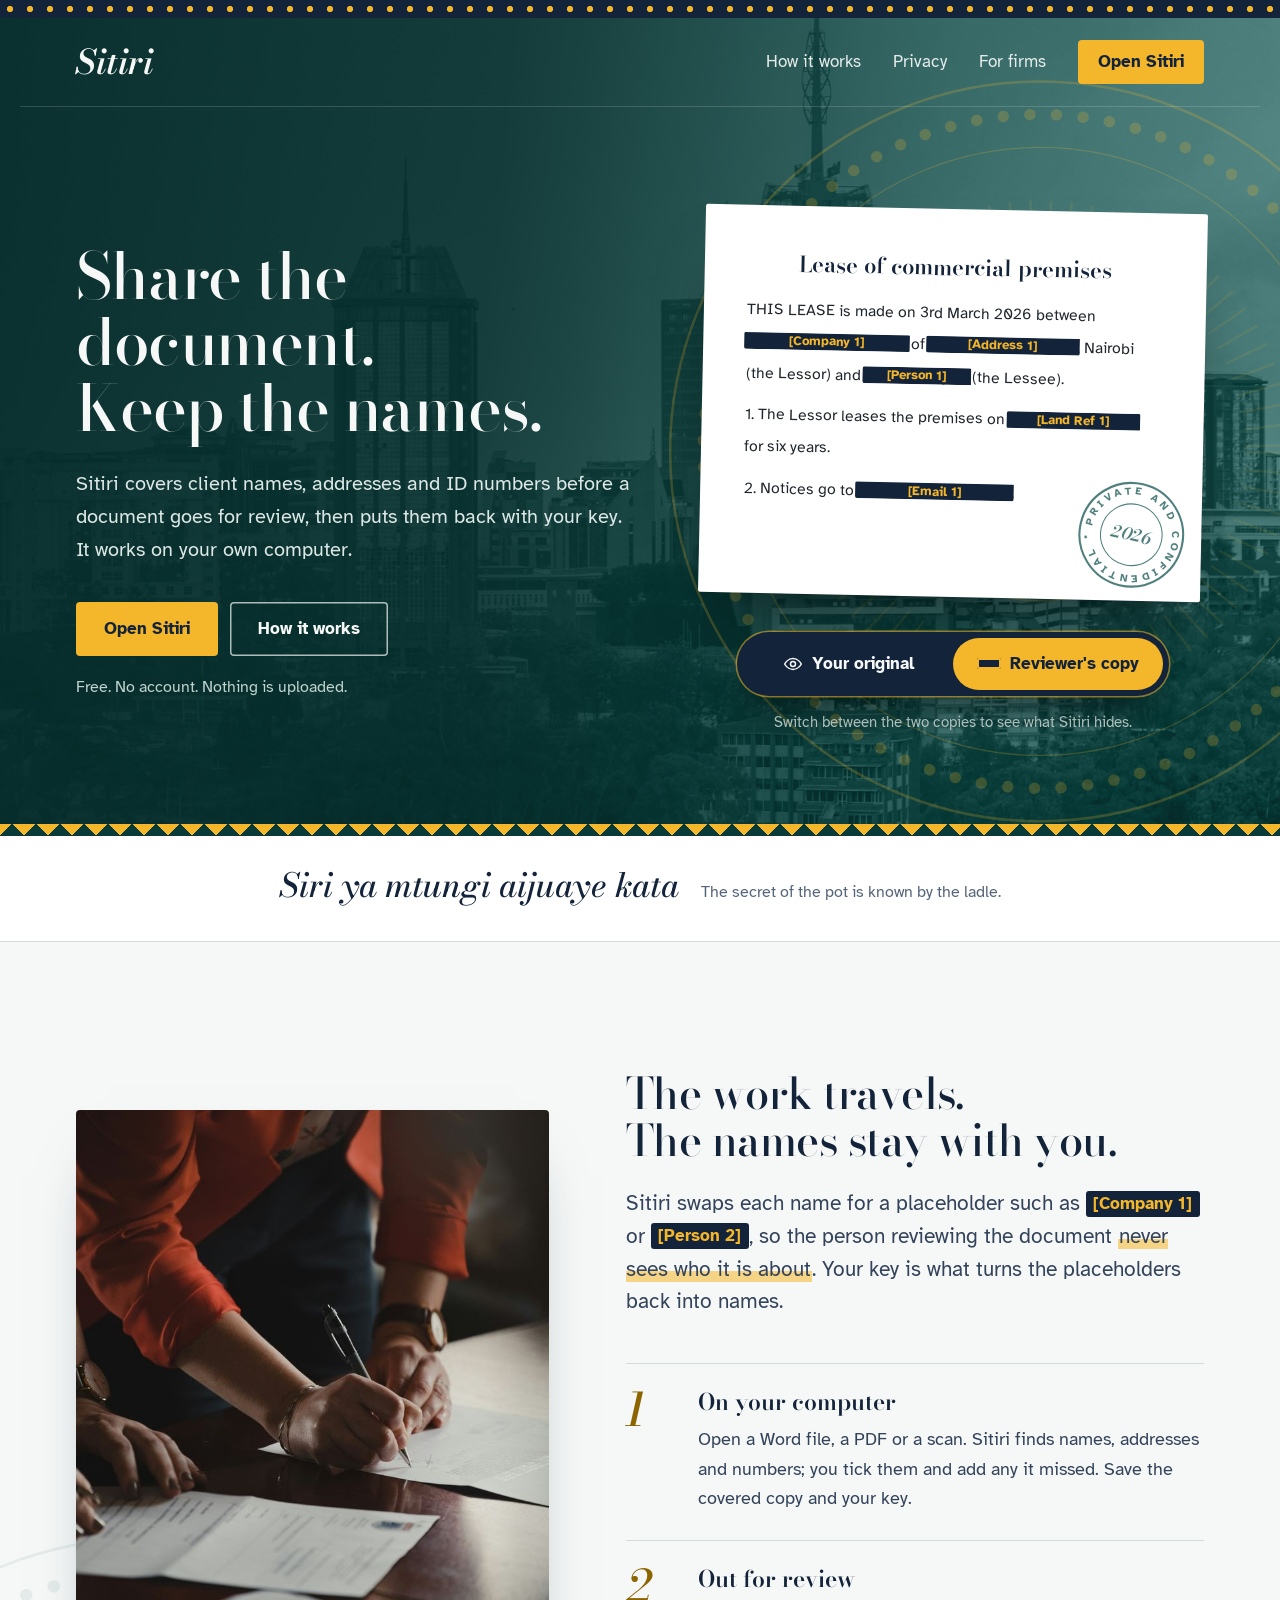
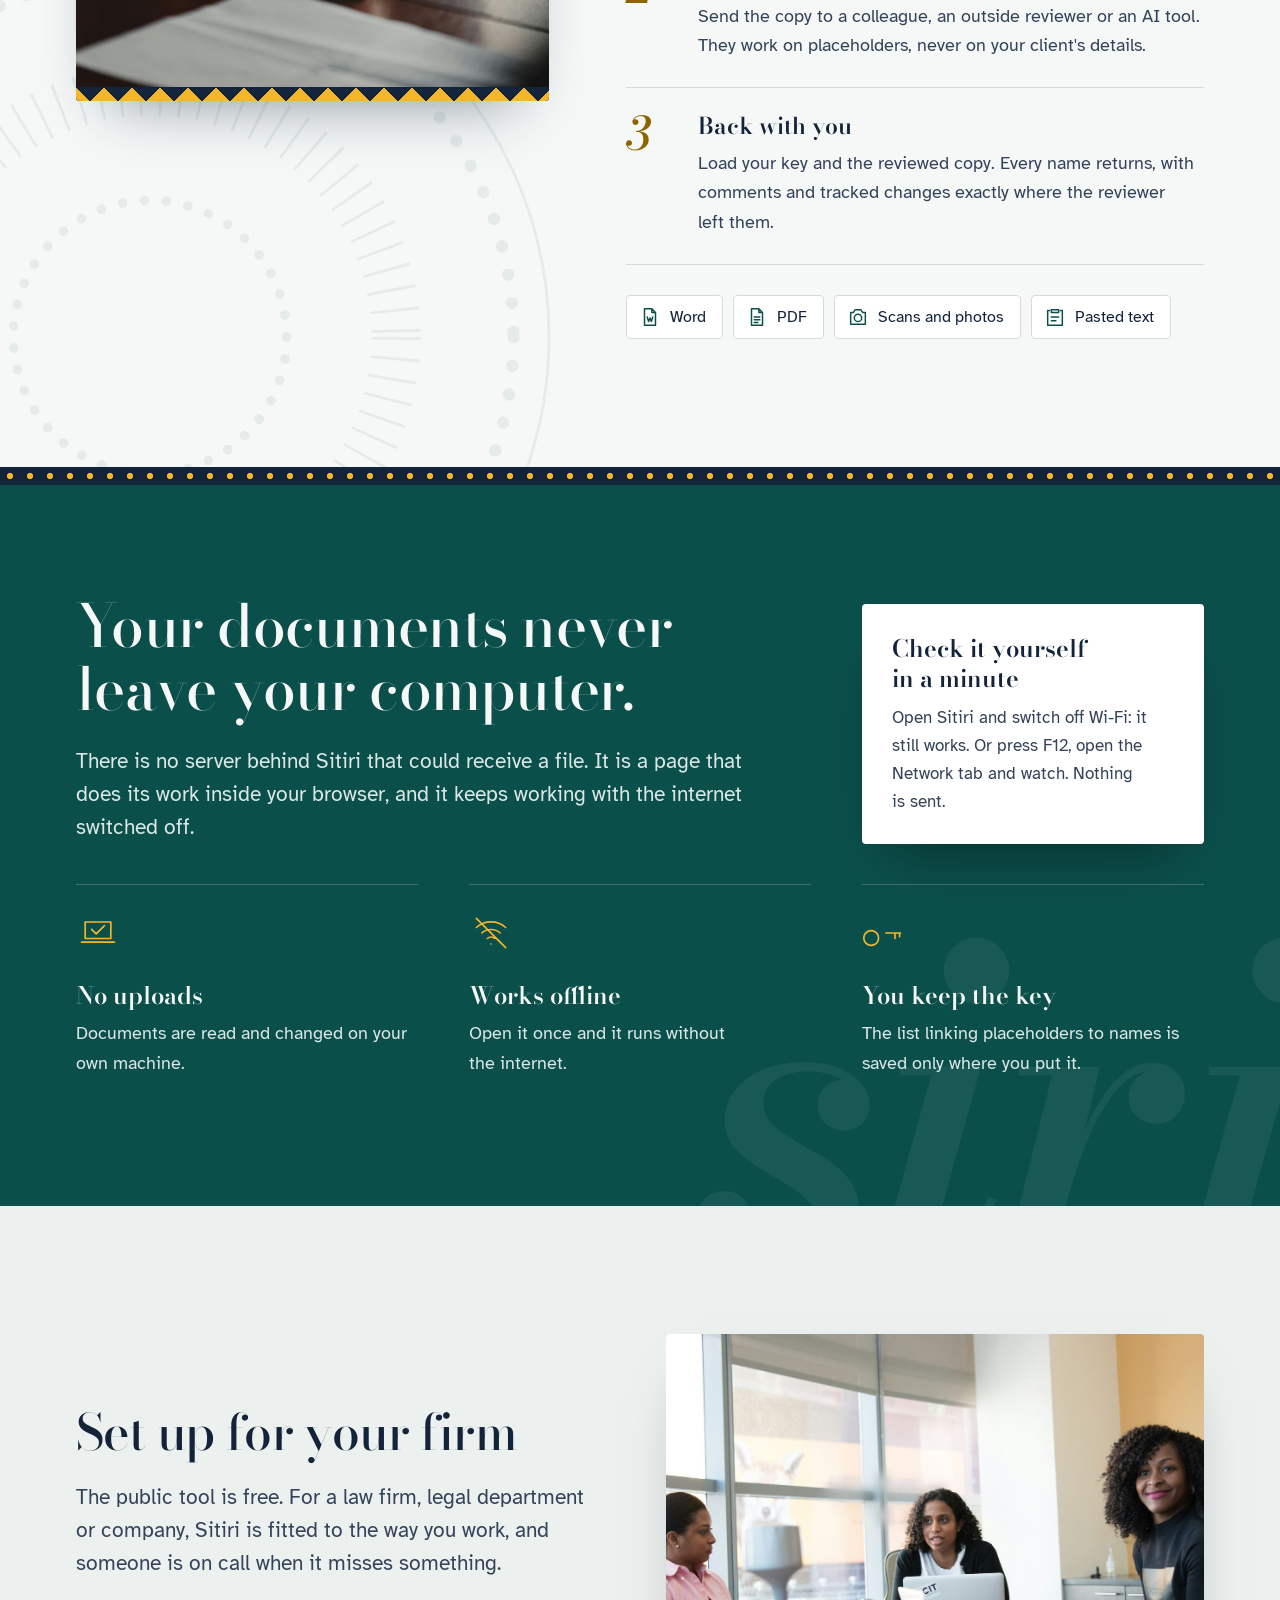
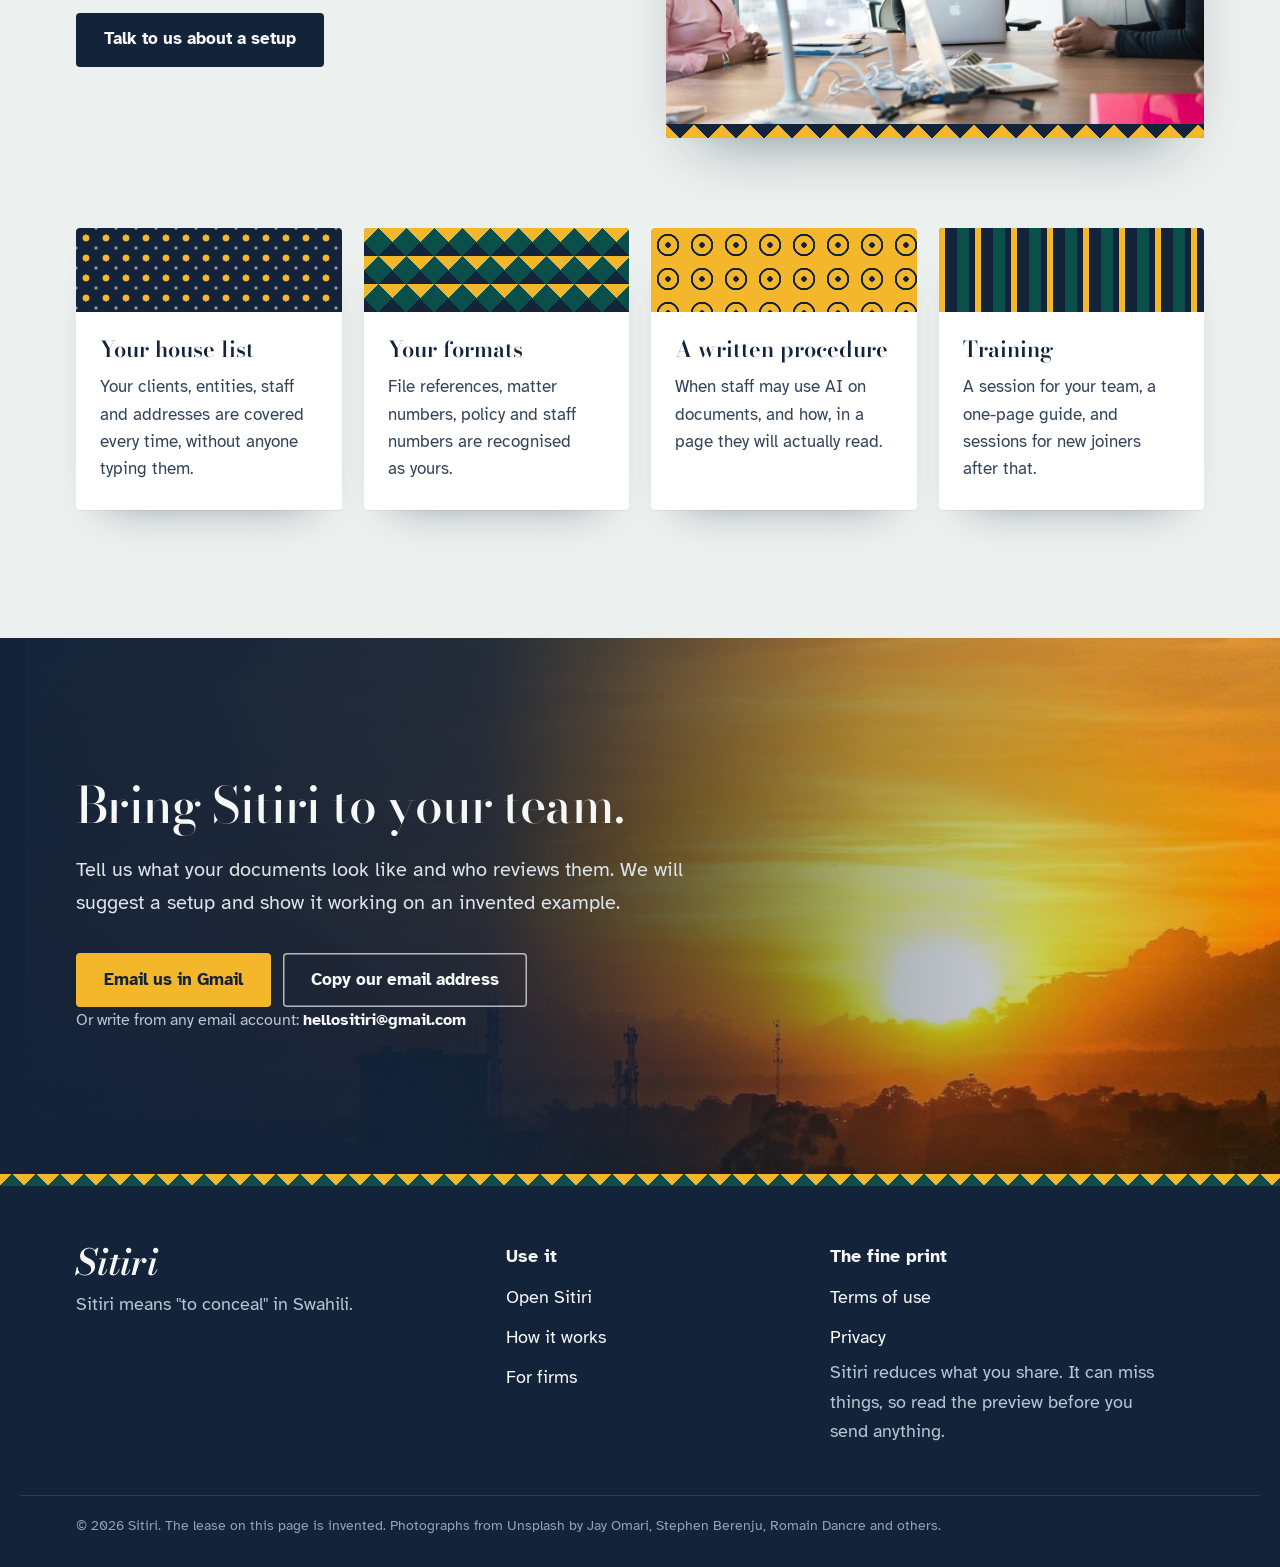
<file: index.html>
<!doctype html>
<html lang="en">
<head>
<meta charset="utf-8">
<meta name="viewport" content="width=device-width, initial-scale=1">
<meta name="robots" content="noindex, nofollow">
<meta http-equiv="Content-Security-Policy" content="default-src 'none'; script-src 'unsafe-inline'; style-src 'self' 'unsafe-inline'; img-src 'self' data:; font-src 'self'; manifest-src 'self'; worker-src 'self'; connect-src 'none'; form-action 'none'; base-uri 'none'">
<title>Sitiri: share the document, keep the names</title>
<meta name="description" content="Sitiri covers client names, addresses and ID numbers in a Word document, PDF or scan before it goes for review, then puts them back with your key. It runs in your browser, so the document never leaves your computer.">
<meta property="og:type" content="website">
<meta property="og:title" content="Sitiri">
<meta property="og:description" content="Share the document. Keep the names. Sitiri covers client names before review and puts them back with your key, on your own computer.">
<meta property="og:image" content="https://hellositiri.github.io/og.png">
<meta property="og:image:width" content="1200">
<meta property="og:image:height" content="630">
<meta name="twitter:card" content="summary_large_image">
<meta name="theme-color" content="#0B4F4B">
<link rel="manifest" href="manifest.webmanifest">
<link rel="icon" type="image/png" href="icons/icon-64.png">
<link rel="apple-touch-icon" href="icons/icon-192.png">
<link rel="stylesheet" href="sitiri.css">
<link rel="stylesheet" href="front.css">
</head>
<body class="front">

<div class="dots" aria-hidden="true"></div>

<header class="hero" id="top">
  <div class="hero-photo" aria-hidden="true"></div>
  <svg class="hero-mark" viewBox="0 0 600 600" aria-hidden="true">
    <g fill="none" stroke="#F4B62A">
      <circle cx="300" cy="300" r="292" stroke-width="2"/>
      <circle cx="300" cy="300" r="266" stroke-width="9" stroke-dasharray="0.1 21" stroke-linecap="round"/>
      <circle cx="300" cy="300" r="240" stroke-width="1"/>
      <circle cx="300" cy="300" r="180" stroke-width="36" stroke-opacity=".45" stroke-dasharray="2 13"/>
      <circle cx="300" cy="300" r="118" stroke-width="1.5"/>
      <circle cx="300" cy="300" r="100" stroke-width="7" stroke-dasharray="0.1 16" stroke-linecap="round"/>
    </g>
  </svg>

  <nav class="nav wrap" aria-label="Main">
    <a class="wordmark" href="#top">Sitiri</a>
    <div class="nav-links">
      <a href="#how">How it works</a>
      <a href="#privacy">Privacy</a>
      <a href="#firms">For firms</a>
      <a class="nav-open" href="tool.html">Open Sitiri</a>
    </div>
    <details class="nav-menu">
      <summary aria-label="Menu"><svg viewBox="0 0 24 24" width="24" height="24" aria-hidden="true"><path d="M4 7h16M4 12h16M4 17h16" stroke="currentColor" stroke-width="1.8" stroke-linecap="round"/></svg></summary>
      <div class="nav-drop">
        <a href="#how">How it works</a>
        <a href="#privacy">Privacy</a>
        <a href="#firms">For firms</a>
        <a href="tool.html">Open Sitiri</a>
      </div>
    </details>
  </nav>

  <div class="hero-in wrap">
    <div class="hero-copy">
      <h1>Share the document. <span class="nb">Keep the names.</span></h1>
      <p class="lead">Sitiri covers client names, addresses and ID numbers before a document goes for review, then puts them back with your key. It works on your own computer.</p>
      <div class="actions">
        <a class="button saffron" href="tool.html">Open Sitiri</a>
        <a class="button ghost" href="#how">How it works</a>
      </div>
      <p class="note">Free. No account. Nothing is uploaded.</p>
    </div>

    <figure class="desk" aria-label="An invented lease with the names covered">
      <div class="paper">
        <article class="sheet">
          <p class="sheet-title">Lease of commercial premises</p>
          <p>THIS LEASE is made on 3rd March 2026 between <span class="term">Baraka Estates Limited<span class="band">[Company 1]</span></span> of <span class="term">P.O. Box 1234-00100<span class="band">[Address 1]</span></span>, Nairobi (the Lessor) and <span class="term">Amani Wanjiku<span class="band">[Person 1]</span></span> (the Lessee).</p>
          <p>1. The Lessor leases the premises on <span class="term">L.R. No. 209/4567<span class="band">[Land Ref 1]</span></span> for six years.</p>
          <p>2. Notices go to <span class="term">amani@example.co.ke<span class="band">[Email 1]</span></span>.</p>
          <svg class="stamp" viewBox="0 0 160 160" aria-hidden="true">
            <defs><path id="stamp-ring" d="M80,80 m-58,0 a58,58 0 1,1 116,0 a58,58 0 1,1 -116,0"/></defs>
            <circle cx="80" cy="80" r="74" fill="none" stroke="currentColor" stroke-width="3"/>
            <circle cx="80" cy="80" r="44" fill="none" stroke="currentColor" stroke-width="1.5"/>
            <text font-family="Atkinson Hyperlegible, sans-serif" font-weight="700" font-size="15" fill="currentColor"><textPath href="#stamp-ring" textLength="352" lengthAdjust="spacing">PRIVATE AND CONFIDENTIAL *</textPath></text>
            <text x="80" y="88" text-anchor="middle" font-family="Bodoni Moda, serif" font-style="italic" font-weight="600" font-size="24" fill="currentColor">2026</text>
          </svg>
        </article>
      </div>
      <div class="switch" id="switch" role="group" aria-label="Which copy to show">
        <button type="button" class="sw-opt" id="view-original" aria-pressed="false"><svg viewBox="0 0 24 24" width="20" height="20" aria-hidden="true"><path d="M2 12s3.6-6.5 10-6.5S22 12 22 12s-3.6 6.5-10 6.5S2 12 2 12z M12 15a3 3 0 1 0 0-6a3 3 0 0 0 0 6z" fill="none" stroke="currentColor" stroke-width="1.8" stroke-linejoin="round"/></svg>Your original</button>
        <button type="button" class="sw-opt" id="view-covered" aria-pressed="true"><span class="sw-swatch" aria-hidden="true"></span>Reviewer's copy</button>
      </div>
      <p class="sw-hint">Switch between the two copies to see what Sitiri hides.</p>
    </figure>
  </div>
</header>

<div class="jina" role="note">
  <p><span class="jina-sw" lang="sw">Siri ya mtungi aijuaye kata</span><span class="jina-en">The secret of the pot is known by the ladle.</span></p>
</div>

<main>

<section class="how" id="how">
  <svg class="watermark wm-rings" viewBox="0 0 600 600" aria-hidden="true">
    <g fill="none" stroke="#0B4F4B">
      <circle cx="300" cy="300" r="292" stroke-width="2"/>
      <circle cx="300" cy="300" r="266" stroke-width="9" stroke-dasharray="0.1 21" stroke-linecap="round"/>
      <circle cx="300" cy="300" r="180" stroke-width="36" stroke-dasharray="2 13"/>
      <circle cx="300" cy="300" r="100" stroke-width="7" stroke-dasharray="0.1 16" stroke-linecap="round"/>
    </g>
  </svg>
  <div class="wrap how-in">
    <div class="how-photo photo photo-signing" role="img" aria-label="Hands signing a document at a desk">
      <span class="photo-trim" aria-hidden="true"></span>
    </div>
    <div class="how-text">
      <h2>The work travels. <span class="nb">The names stay with you.</span></h2>
      <p class="intro">Sitiri swaps each name for a placeholder such as <span class="chip">[Company 1]</span> or <span class="chip">[Person 2]</span>, so the person reviewing the document <mark>never sees who it is about</mark>. Your key is what turns the placeholders back into names.</p>
      <ol class="steps">
        <li>
          <h3>On your computer</h3>
          <p>Open a Word file, a PDF or a scan. Sitiri finds names, addresses and numbers; you tick them and add any it missed. Save the covered copy and your key.</p>
        </li>
        <li>
          <h3>Out for review</h3>
          <p>Send the copy to a colleague, an outside reviewer or an AI tool. They work on placeholders, never on your client's details.</p>
        </li>
        <li>
          <h3>Back with you</h3>
          <p>Load your key and the reviewed copy. Every name returns, with comments and tracked changes exactly where the reviewer left them.</p>
        </li>
      </ol>
      <ul class="formats" aria-label="What Sitiri opens">
        <li><svg viewBox="0 0 24 24" aria-hidden="true"><path d="M6 3h8l4 4v14H6z M14 3v4h4 M9 12l1.5 5L12 13l1.5 4L15 12"/></svg>Word</li>
        <li><svg viewBox="0 0 24 24" aria-hidden="true"><path d="M6 3h8l4 4v14H6z M14 3v4h4 M9 12h6 M9 15h6 M9 18h4"/></svg>PDF</li>
        <li><svg viewBox="0 0 24 24" aria-hidden="true"><path d="M4 7h3l2-3h6l2 3h3v13H4z M12 17a4 4 0 1 0 0-8a4 4 0 0 0 0 8z"/></svg>Scans and photos</li>
        <li><svg viewBox="0 0 24 24" aria-hidden="true"><path d="M8 4h8v3H8z M6 5H4v16h16V5h-2 M8 12h8 M8 16h5"/></svg>Pasted text</li>
      </ul>
    </div>
  </div>
</section>

<section class="privacy" id="privacy">
  <p class="watermark wm-word" aria-hidden="true">siri</p>
  <div class="wrap privacy-in">
    <div class="privacy-text">
      <h2>Your documents never leave your computer.</h2>
      <p class="intro">There is no server behind Sitiri that could receive a file. It is a page that does its work inside your browser, and it keeps working with the internet switched off.</p>
    </div>
    <ul class="facts">
      <li>
        <svg viewBox="0 0 48 48" aria-hidden="true"><path d="M10 12h28v18H10z M6 34h36 M17 20l5 5 9-9"/></svg>
        <h3>No uploads</h3>
        <p>Documents are read and changed on your own machine.</p>
      </li>
      <li>
        <svg viewBox="0 0 48 48" aria-hidden="true"><path d="M8 18a24 24 0 0 1 32 0 M14 24a15 15 0 0 1 20 0 M20 30a6 6 0 0 1 8 0 M24 36h.01 M8 8l32 32"/></svg>
        <h3>Works offline</h3>
        <p>Open it once and it runs without the internet.</p>
      </li>
      <li>
        <svg viewBox="0 0 48 48" aria-hidden="true"><path d="M18 30a8 8 0 1 1 0-1 M26 24h16 M36 24v6 M41 24v4"/></svg>
        <h3>You keep the key</h3>
        <p>The list linking placeholders to names is saved only where you put it.</p>
      </li>
    </ul>
    <aside class="check">
      <h3>Check it yourself in a minute</h3>
      <p>Open Sitiri and switch off Wi-Fi: it still works. Or press F12, open the Network tab and watch. Nothing is sent.</p>
    </aside>
  </div>
</section>

<section class="firms" id="firms">
  <div class="wrap">
    <div class="firms-top">
      <div class="firms-head">
        <h2>Set up for your firm</h2>
        <p class="intro">The public tool is free. For a law firm, legal department or company, Sitiri is fitted to the way you work, and someone is on call when it misses something.</p>
        <a class="button" href="#contact">Talk to us about a setup</a>
      </div>
      <div class="firms-photo photo photo-meeting" role="img" aria-label="Three colleagues in a meeting around a table">
        <span class="photo-trim" aria-hidden="true"></span>
      </div>
    </div>
    <div class="services">
      <article class="service">
        <span class="svc-cloth cloth-dots" aria-hidden="true"></span>
        <h3>Your house list</h3>
        <p>Your clients, entities, staff and addresses are covered every time, without anyone typing them.</p>
      </article>
      <article class="service">
        <span class="svc-cloth cloth-teeth" aria-hidden="true"></span>
        <h3>Your formats</h3>
        <p>File references, matter numbers, policy and staff numbers are recognised as yours.</p>
      </article>
      <article class="service">
        <span class="svc-cloth cloth-rings" aria-hidden="true"></span>
        <h3>A written procedure</h3>
        <p>When staff may use AI on documents, and how, in a page they will actually read.</p>
      </article>
      <article class="service">
        <span class="svc-cloth cloth-stripes" aria-hidden="true"></span>
        <h3>Training</h3>
        <p>A session for your team, a one-page guide, and sessions for new joiners after that.</p>
      </article>
    </div>
  </div>
</section>

<section class="contact" id="contact">
  <div class="contact-photo photo photo-sunset" aria-hidden="true"></div>
  <div class="wrap contact-in">
    <h2>Bring Sitiri to your team.</h2>
    <p>Tell us what your documents look like and who reviews them. We will suggest a setup and show it working on an invented example.</p>
    <div class="actions">
      <a class="button saffron" href="https://mail.google.com/mail/?view=cm&amp;fs=1&amp;to=hellositiri@gmail.com&amp;su=Sitiri%20setup" target="_blank" rel="noopener">Email us in Gmail</a>
      <button type="button" class="button ghost" id="copy-email">Copy our email address</button>
    </div>
    <p class="mail" id="copy-note" role="status">Or write from any email account: <b>hellositiri@gmail.com</b></p>
  </div>
</section>

</main>

<footer class="foot">
  <div class="teeth-down" aria-hidden="true"></div>
  <div class="wrap foot-grid">
    <div class="foot-brand">
      <p class="foot-mark">Sitiri</p>
      <p>Sitiri means "to conceal" in Swahili.</p>
    </div>
    <div>
      <p class="foot-h">Use it</p>
      <a href="tool.html">Open Sitiri</a>
      <a href="#how">How it works</a>
      <a href="#firms">For firms</a>
    </div>
    <div>
      <p class="foot-h">The fine print</p>
      <a href="terms.html">Terms of use</a>
      <a href="terms.html#privacy">Privacy</a>
      <p>Sitiri reduces what you share. It can miss things, so read the preview before you send anything.</p>
    </div>
  </div>
  <div class="wrap foot-base">
    <p>&copy; 2026 Sitiri. The lease on this page is invented. Photographs from Unsplash by Jay Omari, Stephen Berenju, Romain Dancre and others.</p>
  </div>
</footer>

<script>
(function(){
  var root=document.documentElement;
  var reduce=window.matchMedia&&window.matchMedia('(prefers-reduced-motion: reduce)').matches;
  var bc=document.getElementById('view-covered'),bo=document.getElementById('view-original');
  function set(covered){
    root.classList.toggle('is-open',!covered);
    bc.setAttribute('aria-pressed',covered?'true':'false');
    bo.setAttribute('aria-pressed',covered?'false':'true');
  }
  // The one moment: the original shows briefly, then a saffron band covers each name in turn.
  var sw=document.getElementById('switch');
  if(reduce){set(true);}else{set(false);setTimeout(function(){set(true);setTimeout(function(){sw.classList.add('nudge');},900);},1000);}
  sw.addEventListener('animationend',function(){sw.classList.remove('nudge');});
  bc.addEventListener('click',function(){set(true);sw.classList.remove('nudge');});
  bo.addEventListener('click',function(){set(false);sw.classList.remove('nudge');});
  var cb=document.getElementById('copy-email'),cn=document.getElementById('copy-note');
  cb.addEventListener('click',function(){
    var addr='hellositiri@gmail.com';
    function done(ok){cb.textContent=ok?'Copied':'Copy our email address';cn.firstChild.textContent=ok?'Copied. Paste it into a new email: ':'Could not copy. The address is: ';if(ok)setTimeout(function(){cb.textContent='Copy our email address';},2500);}
    if(navigator.clipboard&&navigator.clipboard.writeText){navigator.clipboard.writeText(addr).then(function(){done(true);},function(){done(false);});}else done(false);
  });
  if('serviceWorker' in navigator){window.addEventListener('load',function(){navigator.serviceWorker.register('sw.js').catch(function(){});});}
})();
</script>
</body>
</html>
</file>
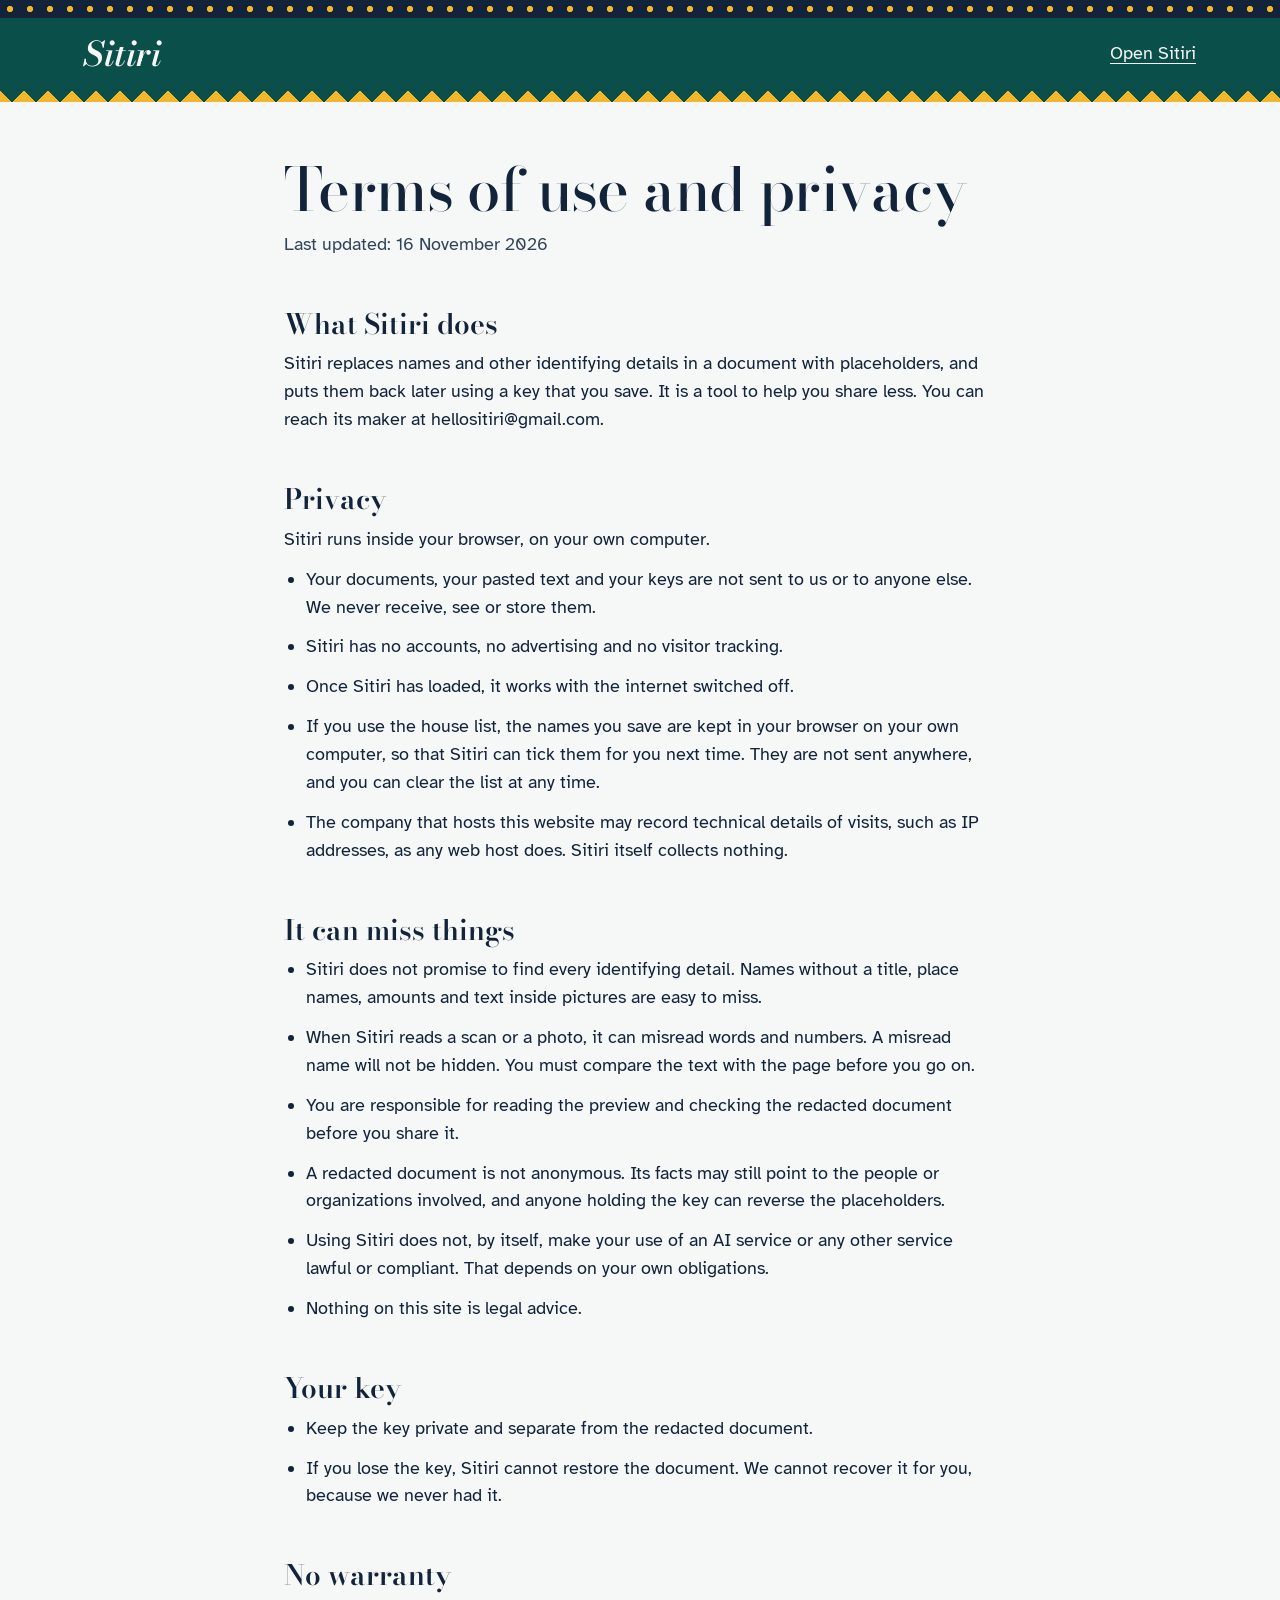
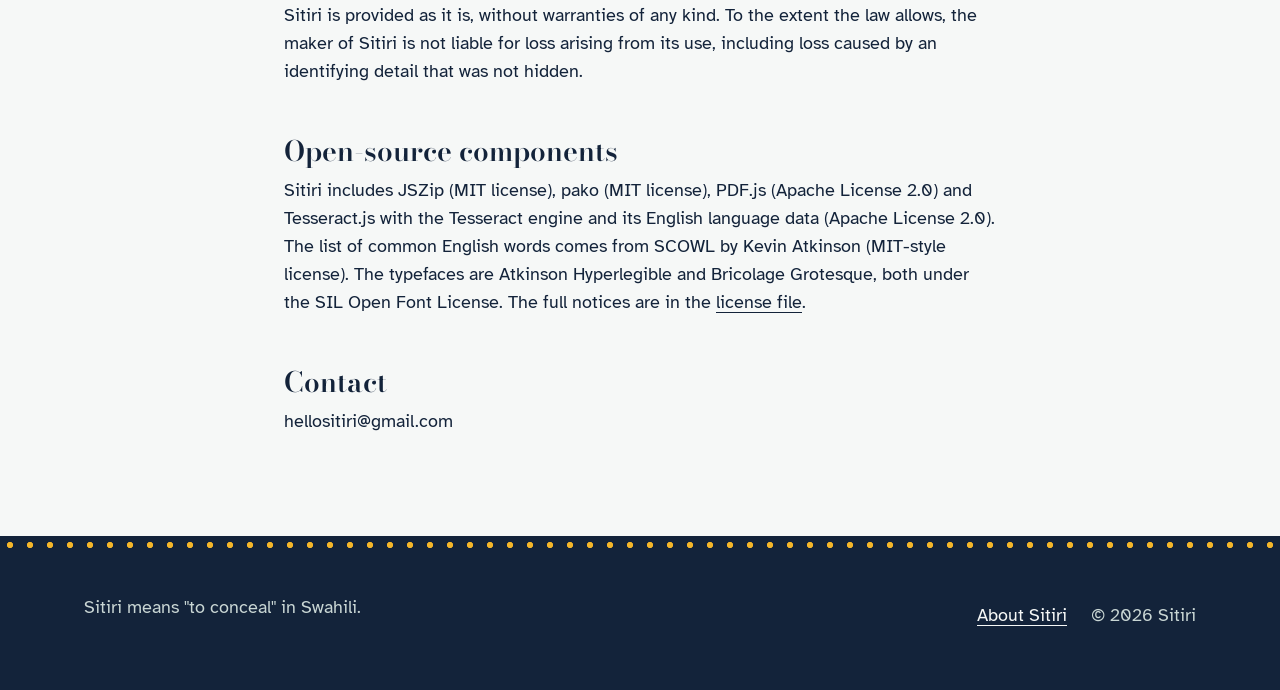
<file: terms.html>
<!doctype html>
<html lang="en">
<head>
<meta charset="utf-8">
<meta name="viewport" content="width=device-width, initial-scale=1">
<meta name="robots" content="noindex, nofollow">
<meta http-equiv="Content-Security-Policy" content="default-src 'none'; script-src 'unsafe-inline'; style-src 'self' 'unsafe-inline'; img-src 'self' data:; font-src 'self'; manifest-src 'self'; worker-src 'self'; connect-src 'none'; form-action 'none'; base-uri 'none'">
<title>Terms of use and privacy | Sitiri</title>
<meta name="theme-color" content="#0B4F4B">
<link rel="manifest" href="manifest.webmanifest">
<link rel="icon" type="image/png" href="icons/icon-64.png">
<link rel="stylesheet" href="sitiri.css">
<style>
.top{background:var(--teal);color:#F6F8F7}
.top a{color:#F6F8F7}
.top-in{display:flex;flex-wrap:wrap;align-items:center;justify-content:space-between;gap:8px 24px;padding-top:14px;padding-bottom:14px}
.mark{font-family:var(--display);font-style:italic;font-weight:600;font-size:34px;line-height:1;text-decoration:none;display:inline-flex;align-items:center;min-height:44px}
.top a.back{display:inline-flex;align-items:center;min-height:44px}
.doc{max-width:760px;margin:0 auto;padding:56px 24px 88px}
.doc h1{margin:0 0 10px;font-family:var(--display);font-weight:500;font-size:clamp(38px,6vw,60px);line-height:1.05;letter-spacing:-.01em}
.doc h2{margin:48px 0 10px;font-family:var(--display);font-weight:600;font-size:28px;line-height:1.2}
.doc p,.doc li{margin:0 0 12px}
.doc ul{margin:0 0 12px;padding-left:22px}
.updated{color:var(--soft)}
</style>
</head>
<body>
<div class="dots" aria-hidden="true"></div>
<header class="top">
<div class="wrap top-in">
<a class="mark" href="index.html">Sitiri</a>
<a class="back" href="tool.html">Open Sitiri</a>
</div>
<div class="teeth-up" aria-hidden="true"></div>
</header>

<main class="doc">
<h1>Terms of use and privacy</h1>
<p class="updated">Last updated: 16 November 2026</p>

<h2>What Sitiri does</h2>
<p>Sitiri replaces names and other identifying details in a document with placeholders, and puts them back later using a key that you save. It is a tool to help you share less. You can reach its maker at hellositiri@gmail.com.</p>

<h2 id="privacy">Privacy</h2>
<p>Sitiri runs inside your browser, on your own computer.</p>
<ul>
<li>Your documents, your pasted text and your keys are not sent to us or to anyone else. We never receive, see or store them.</li>
<li>Sitiri has no accounts, no advertising and no visitor tracking.</li>
<li>Once Sitiri has loaded, it works with the internet switched off.</li>
<li>If you use the house list, the names you save are kept in your browser on your own computer, so that Sitiri can tick them for you next time. They are not sent anywhere, and you can clear the list at any time.</li>
<li>The company that hosts this website may record technical details of visits, such as IP addresses, as any web host does. Sitiri itself collects nothing.</li>
</ul>

<h2>It can miss things</h2>
<ul>
<li>Sitiri does not promise to find every identifying detail. Names without a title, place names, amounts and text inside pictures are easy to miss.</li>
<li>When Sitiri reads a scan or a photo, it can misread words and numbers. A misread name will not be hidden. You must compare the text with the page before you go on.</li>
<li>You are responsible for reading the preview and checking the redacted document before you share it.</li>
<li>A redacted document is not anonymous. Its facts may still point to the people or organizations involved, and anyone holding the key can reverse the placeholders.</li>
<li>Using Sitiri does not, by itself, make your use of an AI service or any other service lawful or compliant. That depends on your own obligations.</li>
<li>Nothing on this site is legal advice.</li>
</ul>

<h2>Your key</h2>
<ul>
<li>Keep the key private and separate from the redacted document.</li>
<li>If you lose the key, Sitiri cannot restore the document. We cannot recover it for you, because we never had it.</li>
</ul>

<h2>No warranty</h2>
<p>Sitiri is provided as it is, without warranties of any kind. To the extent the law allows, the maker of Sitiri is not liable for loss arising from its use, including loss caused by an identifying detail that was not hidden.</p>

<h2>Open-source components</h2>
<p>Sitiri includes JSZip (MIT license), pako (MIT license), PDF.js (Apache License 2.0) and Tesseract.js with the Tesseract engine and its English language data (Apache License 2.0). The list of common English words comes from SCOWL by Kevin Atkinson (MIT-style license). The typefaces are Atkinson Hyperlegible and Bricolage Grotesque, both under the SIL Open Font License. The full notices are in the <a href="LICENSES.txt">license file</a>.</p>

<h2>Contact</h2>
<p>hellositiri@gmail.com</p>
</main>

<div class="dots" aria-hidden="true"></div>
<footer class="foot">
<div class="wrap foot-in">
<div><p>Sitiri means "to conceal" in Swahili.</p></div>
<div class="foot-links"><a href="index.html">About Sitiri</a><p>&copy; 2026 Sitiri</p></div>
</div>
</footer>
<script>if('serviceWorker' in navigator){window.addEventListener('load',function(){navigator.serviceWorker.register('sw.js').catch(function(){});});}</script>
</body>
</html>
</file>
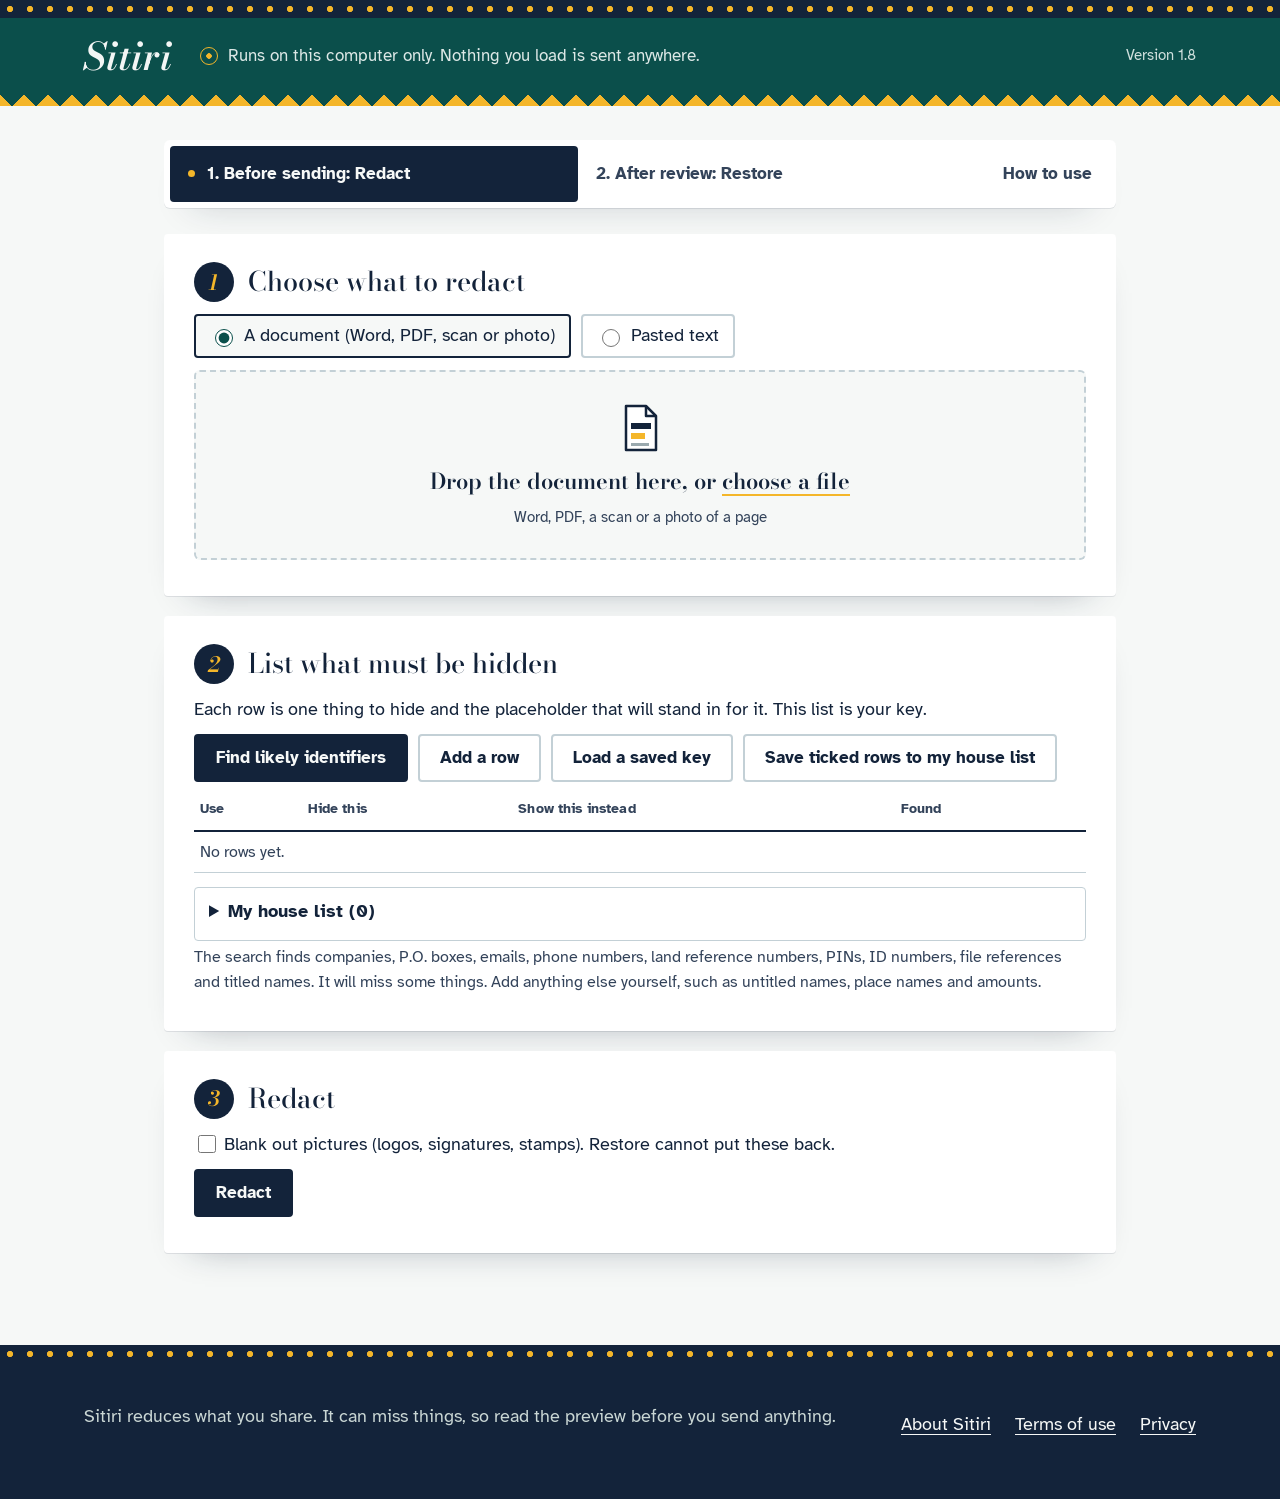
<file: tool.html>
<!DOCTYPE html>
<html lang="en">
<head>
<meta charset="utf-8">
<meta name="viewport" content="width=device-width, initial-scale=1">
<meta http-equiv="Content-Security-Policy" content="default-src 'none'; script-src 'self' 'unsafe-inline' 'wasm-unsafe-eval'; style-src 'self' 'unsafe-inline'; img-src 'self' data: blob:; font-src 'self'; manifest-src 'self'; worker-src 'self'; connect-src 'none'; form-action 'none'; base-uri 'none'">
<title>Sitiri: redact and restore</title>
<meta name="description" content="Redact a Word document on your own computer, then restore it with your key.">
<meta name="robots" content="noindex, nofollow">
<meta name="theme-color" content="#0B4F4B">
<link rel="manifest" href="manifest.webmanifest">
<link rel="icon" type="image/png" href="icons/icon-64.png">
<link rel="apple-touch-icon" href="icons/icon-192.png">
<link rel="stylesheet" href="sitiri.css">
<style>
.top{background:var(--teal);color:var(--paper)}
.top-in{display:flex;flex-wrap:wrap;align-items:center;justify-content:space-between;gap:6px 28px;padding-top:14px;padding-bottom:14px}
.mark{margin:0;font-family:var(--display);font-weight:800;font-size:44px;line-height:1;letter-spacing:-.03em}
.mark a{display:inline-flex;align-items:center;min-height:44px;text-decoration:none}
.promise{margin:0;flex:1 1 320px;font-size:17px}
.ver{font-size:15px;white-space:nowrap}
main{max-width:1000px;margin:0 auto;padding:28px 24px 72px}
h2{margin:0 0 12px;font-family:var(--display);font-weight:700;font-size:26px;line-height:1.15;letter-spacing:-.01em}
p{margin:0 0 10px}
.tabs{display:flex;gap:8px;flex-wrap:wrap;margin:0 0 20px}
.tabs button{min-height:52px;padding:0 20px;border:3px solid var(--line);border-radius:4px;background:transparent;color:var(--text);font:inherit;font-weight:700;cursor:pointer}
.tabs button.on{background:var(--saffron);border-color:var(--saffron);color:var(--ink)}
.card{background:var(--sheet);border:3px solid var(--line);padding:22px 24px;margin-bottom:16px}
.step{display:inline-block;min-width:1.1em;margin-right:10px;font-family:var(--display);font-weight:800;font-size:1.5em;line-height:1;color:var(--accent);vertical-align:-0.08em}
button.btn{min-height:46px;padding:0 18px;border:2px solid var(--btn-bg);border-radius:4px;background:var(--btn-bg);color:var(--btn-fg);font:inherit;font-weight:700;cursor:pointer}
button.btn.alt{background:transparent;border-color:var(--line);color:var(--text)}
button.btn:disabled{opacity:.45;cursor:not-allowed}
button.x{min-width:44px;min-height:44px;border:0;background:none;color:var(--soft);font-size:22px;cursor:pointer}
.row{display:flex;gap:10px;flex-wrap:wrap;align-items:center;margin:10px 0}
.choice label,.row label{cursor:pointer}
.choice label{margin-right:18px}
input[type=radio],input[type=checkbox]{width:18px;height:18px;accent-color:var(--accent);vertical-align:-3px}
input[type=file]{font:inherit;color:var(--text);max-width:100%}
input[type=text],textarea{width:100%;padding:8px 10px;border:2px solid var(--rule);border-radius:4px;background:var(--page);color:var(--text);font:inherit}
textarea{min-height:150px;resize:vertical}
.tablewrap{overflow-x:auto}
table{border-collapse:collapse;width:100%;min-width:580px}
th,td{text-align:left;padding:6px;border-bottom:1px solid var(--rule);vertical-align:middle}
th{font-size:15px;color:var(--soft);font-weight:700}
td.n{white-space:nowrap;color:var(--soft);font-size:16px}
.note{padding:12px 14px;margin:12px 0;font-size:17px;border-radius:4px}
.note.warn{background:var(--warn-bg);color:var(--warn-fg)}
.note.ok{background:var(--ok-bg);color:var(--ok-fg)}
.note.bad{background:var(--bad-bg);color:var(--bad-fg)}
.note ul{margin:6px 0 0 20px;padding:0}
.preview{white-space:pre-wrap;max-height:340px;overflow:auto;padding:14px;border:2px solid var(--rule);background:var(--page);font-size:16px;line-height:1.8}
mark{padding:2px 6px;background-image:linear-gradient(var(--band-bg),var(--band-bg));background-repeat:no-repeat;background-size:100% 100%;background-color:transparent;color:var(--band-fg);font-weight:700;font-size:.92em;animation:cover 700ms cubic-bezier(.2,.7,.2,1) both}
@keyframes cover{from{background-size:0 100%;color:var(--text)}to{background-size:100% 100%;color:var(--band-fg)}}
.fileinfo{color:var(--soft);font-size:16px}
.hide{display:none !important}
ol.how{padding-left:24px}ol.how li{margin-bottom:8px}
.card ul{padding-left:22px}.card li{margin-bottom:8px}
.chip{display:inline-flex;align-items:center;min-height:36px;margin:4px 6px 4px 0;padding:0 12px;border:2px solid currentColor;border-radius:4px;background:transparent;font-size:16px;font-weight:700;cursor:pointer}
@media (max-width:520px){main{padding-left:14px;padding-right:14px}.card{padding:16px 14px}.mark{font-size:36px}}
.c-page{display:grid;grid-template-columns:minmax(0,1fr) minmax(0,1fr);gap:16px;margin:16px 0;padding-top:16px;border-top:2px solid var(--rule)}
.c-page img{display:block;width:100%;height:auto;border:2px solid var(--rule);background:#fff}
.c-page label{display:block;margin-bottom:6px;font-weight:700}
.c-page>div{display:flex;flex-direction:column}
.c-page textarea{flex:1 1 auto;min-height:460px;font-size:16px;line-height:1.5}
@media (max-width:760px){.c-page{grid-template-columns:1fr}}
.c-unsure{margin:8px 0 0;padding:8px 10px;background:var(--warn-bg);color:var(--warn-fg);font-size:15px;border-radius:4px;word-break:break-word}
.house{margin:14px 0 4px;padding:10px 14px;border:2px solid var(--rule);border-radius:4px}
.house summary{cursor:pointer;font-weight:700;min-height:32px}
.house p{margin:10px 0 6px;font-size:16px}
.c-diff ul{margin:6px 0 0 18px;padding:0;max-height:220px;overflow:auto}
.c-diff li{margin-bottom:3px}
.c-warn{margin:0 0 8px;font-size:15px}
</style>
<link rel="stylesheet" href="tool-look.css">
</head>
<body>
<div class="dots" aria-hidden="true"></div>
<header class="top">
<div class="wrap top-in">
<h1 class="mark"><a href="index.html" aria-label="Sitiri home">Sitiri</a></h1>
<p class="promise">Runs on this computer only. Nothing you load is sent anywhere.</p>
<span class="ver">Version 1.8</span>
</div>
<div class="teeth-up" aria-hidden="true"></div>
</header>
<main>

<div class="tabs">
  <button id="tab-redact" class="on">1. Before sending: Redact</button>
  <button id="tab-restore">2. After review: Restore</button>
  <button id="tab-help">How to use</button>
</div>

<!-- ============ REDACT ============ -->
<section id="pane-redact">
  <div class="card">
    <h2><span class="step">1</span>Choose what to redact</h2>
    <div class="row choice">
      <label><input type="radio" name="rmode" value="file" checked> A document (Word, PDF, scan or photo)</label>
      <label><input type="radio" name="rmode" value="text"> Pasted text</label>
    </div>
    <div id="r-file">
      <label class="drop"><svg class="drop-icon" viewBox="0 0 56 56" aria-hidden="true"><path d="M14 6h20l10 10v34H14z" fill="#FFFFFF" stroke="#13233A" stroke-width="2.5" stroke-linejoin="round"/><path d="M34 6v10h10" fill="none" stroke="#13233A" stroke-width="2.5" stroke-linejoin="round"/><rect x="19" y="23" width="20" height="6" fill="#13233A"/><rect x="19" y="33" width="14" height="6" fill="#F4B62A"/><rect x="19" y="43" width="18" height="3" fill="#9AA9AE"/></svg><input type="file" id="r-input" accept=".docx,.pdf,.png,.jpg,.jpeg"><span class="drop-main">Drop the document here, or <u>choose a file</u></span><span class="drop-sub">Word, PDF, a scan or a photo of a page</span></label>
      <div class="fileinfo" id="r-fileinfo"></div>
      <div id="c-panel" class="hide">
        <div id="c-status" class="note ok" role="status"></div>
        <div id="c-check" class="hide">
          <h2 style="margin-top:14px">Check what Sitiri read</h2>
          <div id="c-pages"></div>
          <div class="row"><button class="btn" id="c-accept" type="button">Use this text</button></div>
        </div>
      </div>
    </div>
    <div id="r-text" class="hide">
      <textarea id="r-textarea" placeholder="Paste the text here"></textarea>
    </div>
  </div>

  <div class="card">
    <h2><span class="step">2</span>List what must be hidden</h2>
    <p>Each row is one thing to hide and the placeholder that will stand in for it. This list is your key.</p>
    <div class="row">
      <button class="btn" id="r-suggest">Find likely identifiers</button>
      <button class="btn alt" id="r-add">Add a row</button>
      <button class="btn alt" id="r-loadkey-btn">Load a saved key</button>
      <button class="btn alt" id="h-save" type="button">Save ticked rows to my house list</button>
      <input type="file" id="r-loadkey" accept=".json" class="hide">
    </div>
    <div class="tablewrap">
      <table id="r-table">
        <thead><tr><th>Use</th><th>Hide this</th><th>Show this instead</th><th>Found</th><th></th></tr></thead>
        <tbody></tbody>
      </table>
    </div>
    <p class="fileinfo">The search finds companies, P.O. boxes, emails, phone numbers, land reference numbers, PINs, ID numbers, file references and titled names. It will miss some things. Add anything else yourself, such as untitled names, place names and amounts.</p>
  </div>

  <div class="card">
    <h2><span class="step">3</span>Redact</h2>
    <div class="row"><label><input type="checkbox" id="r-blank"> Blank out pictures (logos, signatures, stamps). Restore cannot put these back.</label></div>
    <div class="row">
      <button class="btn" id="r-go">Redact</button>
    </div>
    <div id="r-msg"></div>
    <div id="r-result" class="hide">
      <div id="r-summary"></div>
      <div id="r-left"></div>
      <h2 style="margin-top:14px">Check the result</h2>
      <p class="fileinfo">Read through this before you share it. Placeholders are highlighted.</p>
      <div class="preview" id="r-preview"></div>
      <div class="row" style="margin-top:12px">
        <button class="btn" id="r-download">Download the redacted document</button>
        <button class="btn hide" id="r-copy">Copy the redacted text</button>
        <button class="btn alt" id="r-savekey">Save the key</button>
      </div>
      <div class="note warn">Save the key and keep it on this computer. You need it to restore the document. Never upload the key or send it with the redacted document.</div>
    </div>
  </div>
</section>

<!-- ============ RESTORE ============ -->
<section id="pane-restore" class="hide">
  <div class="card">
    <h2><span class="step">1</span>Load the key</h2>
    <div class="row">
      <button class="btn" id="s-loadkey-btn">Load a saved key</button>
      <input type="file" id="s-loadkey" accept=".json" class="hide">
      <span class="fileinfo" id="s-keyinfo">No key loaded.</span>
    </div>
  </div>
  <div class="card">
    <h2><span class="step">2</span>Choose what to restore</h2>
    <div class="row choice">
      <label><input type="radio" name="smode" value="file" checked> A Word document (.docx)</label>
      <label><input type="radio" name="smode" value="text"> Pasted text</label>
    </div>
    <div id="s-file">
      <label class="drop"><svg class="drop-icon" viewBox="0 0 56 56" aria-hidden="true"><path d="M14 6h20l10 10v34H14z" fill="#FFFFFF" stroke="#13233A" stroke-width="2.5" stroke-linejoin="round"/><path d="M34 6v10h10" fill="none" stroke="#13233A" stroke-width="2.5" stroke-linejoin="round"/><rect x="19" y="23" width="20" height="6" fill="#13233A"/><rect x="19" y="33" width="14" height="6" fill="#F4B62A"/><rect x="19" y="43" width="18" height="3" fill="#9AA9AE"/></svg><input type="file" id="s-input" accept=".docx"><span class="drop-main">Drop the document here, or <u>choose a file</u></span><span class="drop-sub">The reviewed Word document (.docx)</span></label>
      <div class="fileinfo" id="s-fileinfo"></div>
    </div>
    <div id="s-text" class="hide">
      <textarea id="s-textarea" placeholder="Paste the reviewed text here"></textarea>
    </div>
  </div>
  <div class="card">
    <h2><span class="step">3</span>Restore</h2>
    <div class="row"><button class="btn" id="s-go">Restore</button></div>
    <div id="s-msg"></div>
    <div id="s-result" class="hide">
      <div id="s-summary"></div>
      <div class="preview" id="s-preview"></div>
      <div class="row" style="margin-top:12px">
        <button class="btn" id="s-download">Download the restored document</button>
        <button class="btn hide" id="s-copy">Copy the restored text</button>
      </div>
    </div>
  </div>
</section>

<!-- ============ HELP ============ -->
<section id="pane-help" class="hide">
  <div class="card">
    <h2>Before you send a document</h2>
    <ol class="how">
      <li>Open the <b>Redact</b> tab and choose the document: Word, PDF, a scan or a photo of a page.</li>
      <li>Click <b>Find likely identifiers</b>. Untick anything that does not need hiding. Rows that arrive unticked are capitalized words that may be names or places: tick the ones that matter.</li>
      <li>For names you hide every time, tick them and click <b>Save ticked rows to my house list</b>. They are kept in this browser on this computer.</li>
      <li>Click <b>Add a row</b> for anything the search missed, such as a person's name or a place.</li>
      <li>Click <b>Redact</b>, then read the preview.</li>
      <li>Click <b>Download the redacted document</b> and <b>Save the key</b>.</li>
      <li>Share only the redacted document. Keep the key on this computer.</li>
    </ol>
  </div>
  <div class="card">
    <h2>After the review comes back</h2>
    <ol class="how">
      <li>Open the <b>Restore</b> tab and load the key you saved.</li>
      <li>Choose the reviewed document.</li>
      <li>Click <b>Restore</b>, then <b>Download the restored document</b>.</li>
    </ol>
  </div>
  <div class="card">
    <h2>Good to know</h2>
    <ul>
      <li><b>PDFs:</b> Sitiri reads the text and gives you a redacted Word document. Tables, columns and pictures are not kept.</li>
      <li><b>Scans and photos:</b> Sitiri straightens the page, cleans up shadows and grey paper, then reads it with a scan reader and shows you the result beside the page. If a page reads badly, try "Read this page again, stronger clean-up". Correct the text before you go on. Scan reading makes mistakes, and a misread name will not be hidden.</li>
      <li><b>Scans that already carry text:</b> many office scanners add their own text to a PDF. Sitiri does not take that text on trust. It reads the page too, lists the places where the two readings disagree, and lets you pick either one.</li>
      <li><b>Coarse or faint scans:</b> Sitiri warns you when a page is below about 200 dots per inch or the print is very faint. Scan again at 300 dots per inch if you can.</li>
      <li><b>Working offline:</b> the scan reader (about 7 MB) is fetched in the background the first time you open this page online. After that, scans can be read offline too.</li>
      <li><b>Pictures:</b> the tool cannot read text inside pictures, such as a letterhead, a stamp or a signature. Tick the box to blank them out.</li>
      <li><b>Short names:</b> if you hide "Baraka Estates Limited", add "Baraka" as its own row too. The tool points out short names it still sees.</li>
      <li><b>Capital letters:</b> a name written in capitals gets a placeholder in capitals, so it is restored in capitals.</li>
      <li><b>Tracked changes inside a name:</b> if a hidden name has a tracked change within it, the name comes back in its changed form and that one tracked change is lost. All other tracked changes and comments are kept.</li>
      <li><b>One key per matter:</b> load the same key again for later documents on the same matter, so placeholders stay consistent.</li>
      <li><b>It is not anonymity:</b> the facts of a deal can still point to the parties. Leave out anything you would not share at all.</li>
    </ul>
  </div>
</section>
</main>
<div class="dots" aria-hidden="true"></div>
<footer class="foot">
<div class="wrap foot-in">
<div><p>Sitiri reduces what you share. It can miss things, so read the preview before you send anything.</p></div>
<div class="foot-links"><a href="index.html">About Sitiri</a><a href="terms.html">Terms of use</a><a href="terms.html#privacy">Privacy</a></div>
</div>
</footer>

<script>/*!

JSZip v3.10.1 - A JavaScript class for generating and reading zip files
<http://stuartk.com/jszip>

(c) 2009-2016 Stuart Knightley <stuart [at] stuartk.com>
Dual licenced under the MIT license or GPLv3. See https://raw.github.com/Stuk/jszip/main/LICENSE.markdown.

JSZip uses the library pako released under the MIT license :
https://github.com/nodeca/pako/blob/main/LICENSE
*/

!function(e){if("object"==typeof exports&&"undefined"!=typeof module)module.exports=e();else if("function"==typeof define&&define.amd)define([],e);else{("undefined"!=typeof window?window:"undefined"!=typeof global?global:"undefined"!=typeof self?self:this).JSZip=e()}}(function(){return function s(a,o,h){function u(r,e){if(!o[r]){if(!a[r]){var t="function"==typeof require&&require;if(!e&&t)return t(r,!0);if(l)return l(r,!0);var n=new Error("Cannot find module '"+r+"'");throw n.code="MODULE_NOT_FOUND",n}var i=o[r]={exports:{}};a[r][0].call(i.exports,function(e){var t=a[r][1][e];return u(t||e)},i,i.exports,s,a,o,h)}return o[r].exports}for(var l="function"==typeof require&&require,e=0;e<h.length;e++)u(h[e]);return u}({1:[function(e,t,r){"use strict";var d=e("./utils"),c=e("./support"),p="ABCDEFGHIJKLMNOPQRSTUVWXYZabcdefghijklmnopqrstuvwxyz0123456789+/=";r.encode=function(e){for(var t,r,n,i,s,a,o,h=[],u=0,l=e.length,f=l,c="string"!==d.getTypeOf(e);u<e.length;)f=l-u,n=c?(t=e[u++],r=u<l?e[u++]:0,u<l?e[u++]:0):(t=e.charCodeAt(u++),r=u<l?e.charCodeAt(u++):0,u<l?e.charCodeAt(u++):0),i=t>>2,s=(3&t)<<4|r>>4,a=1<f?(15&r)<<2|n>>6:64,o=2<f?63&n:64,h.push(p.charAt(i)+p.charAt(s)+p.charAt(a)+p.charAt(o));return h.join("")},r.decode=function(e){var t,r,n,i,s,a,o=0,h=0,u="data:";if(e.substr(0,u.length)===u)throw new Error("Invalid base64 input, it looks like a data url.");var l,f=3*(e=e.replace(/[^A-Za-z0-9+/=]/g,"")).length/4;if(e.charAt(e.length-1)===p.charAt(64)&&f--,e.charAt(e.length-2)===p.charAt(64)&&f--,f%1!=0)throw new Error("Invalid base64 input, bad content length.");for(l=c.uint8array?new Uint8Array(0|f):new Array(0|f);o<e.length;)t=p.indexOf(e.charAt(o++))<<2|(i=p.indexOf(e.charAt(o++)))>>4,r=(15&i)<<4|(s=p.indexOf(e.charAt(o++)))>>2,n=(3&s)<<6|(a=p.indexOf(e.charAt(o++))),l[h++]=t,64!==s&&(l[h++]=r),64!==a&&(l[h++]=n);return l}},{"./support":30,"./utils":32}],2:[function(e,t,r){"use strict";var n=e("./external"),i=e("./stream/DataWorker"),s=e("./stream/Crc32Probe"),a=e("./stream/DataLengthProbe");function o(e,t,r,n,i){this.compressedSize=e,this.uncompressedSize=t,this.crc32=r,this.compression=n,this.compressedContent=i}o.prototype={getContentWorker:function(){var e=new i(n.Promise.resolve(this.compressedContent)).pipe(this.compression.uncompressWorker()).pipe(new a("data_length")),t=this;return e.on("end",function(){if(this.streamInfo.data_length!==t.uncompressedSize)throw new Error("Bug : uncompressed data size mismatch")}),e},getCompressedWorker:function(){return new i(n.Promise.resolve(this.compressedContent)).withStreamInfo("compressedSize",this.compressedSize).withStreamInfo("uncompressedSize",this.uncompressedSize).withStreamInfo("crc32",this.crc32).withStreamInfo("compression",this.compression)}},o.createWorkerFrom=function(e,t,r){return e.pipe(new s).pipe(new a("uncompressedSize")).pipe(t.compressWorker(r)).pipe(new a("compressedSize")).withStreamInfo("compression",t)},t.exports=o},{"./external":6,"./stream/Crc32Probe":25,"./stream/DataLengthProbe":26,"./stream/DataWorker":27}],3:[function(e,t,r){"use strict";var n=e("./stream/GenericWorker");r.STORE={magic:"\0\0",compressWorker:function(){return new n("STORE compression")},uncompressWorker:function(){return new n("STORE decompression")}},r.DEFLATE=e("./flate")},{"./flate":7,"./stream/GenericWorker":28}],4:[function(e,t,r){"use strict";var n=e("./utils");var o=function(){for(var e,t=[],r=0;r<256;r++){e=r;for(var n=0;n<8;n++)e=1&e?3988292384^e>>>1:e>>>1;t[r]=e}return t}();t.exports=function(e,t){return void 0!==e&&e.length?"string"!==n.getTypeOf(e)?function(e,t,r,n){var i=o,s=n+r;e^=-1;for(var a=n;a<s;a++)e=e>>>8^i[255&(e^t[a])];return-1^e}(0|t,e,e.length,0):function(e,t,r,n){var i=o,s=n+r;e^=-1;for(var a=n;a<s;a++)e=e>>>8^i[255&(e^t.charCodeAt(a))];return-1^e}(0|t,e,e.length,0):0}},{"./utils":32}],5:[function(e,t,r){"use strict";r.base64=!1,r.binary=!1,r.dir=!1,r.createFolders=!0,r.date=null,r.compression=null,r.compressionOptions=null,r.comment=null,r.unixPermissions=null,r.dosPermissions=null},{}],6:[function(e,t,r){"use strict";var n=null;n="undefined"!=typeof Promise?Promise:e("lie"),t.exports={Promise:n}},{lie:37}],7:[function(e,t,r){"use strict";var n="undefined"!=typeof Uint8Array&&"undefined"!=typeof Uint16Array&&"undefined"!=typeof Uint32Array,i=e("pako"),s=e("./utils"),a=e("./stream/GenericWorker"),o=n?"uint8array":"array";function h(e,t){a.call(this,"FlateWorker/"+e),this._pako=null,this._pakoAction=e,this._pakoOptions=t,this.meta={}}r.magic="\b\0",s.inherits(h,a),h.prototype.processChunk=function(e){this.meta=e.meta,null===this._pako&&this._createPako(),this._pako.push(s.transformTo(o,e.data),!1)},h.prototype.flush=function(){a.prototype.flush.call(this),null===this._pako&&this._createPako(),this._pako.push([],!0)},h.prototype.cleanUp=function(){a.prototype.cleanUp.call(this),this._pako=null},h.prototype._createPako=function(){this._pako=new i[this._pakoAction]({raw:!0,level:this._pakoOptions.level||-1});var t=this;this._pako.onData=function(e){t.push({data:e,meta:t.meta})}},r.compressWorker=function(e){return new h("Deflate",e)},r.uncompressWorker=function(){return new h("Inflate",{})}},{"./stream/GenericWorker":28,"./utils":32,pako:38}],8:[function(e,t,r){"use strict";function A(e,t){var r,n="";for(r=0;r<t;r++)n+=String.fromCharCode(255&e),e>>>=8;return n}function n(e,t,r,n,i,s){var a,o,h=e.file,u=e.compression,l=s!==O.utf8encode,f=I.transformTo("string",s(h.name)),c=I.transformTo("string",O.utf8encode(h.name)),d=h.comment,p=I.transformTo("string",s(d)),m=I.transformTo("string",O.utf8encode(d)),_=c.length!==h.name.length,g=m.length!==d.length,b="",v="",y="",w=h.dir,k=h.date,x={crc32:0,compressedSize:0,uncompressedSize:0};t&&!r||(x.crc32=e.crc32,x.compressedSize=e.compressedSize,x.uncompressedSize=e.uncompressedSize);var S=0;t&&(S|=8),l||!_&&!g||(S|=2048);var z=0,C=0;w&&(z|=16),"UNIX"===i?(C=798,z|=function(e,t){var r=e;return e||(r=t?16893:33204),(65535&r)<<16}(h.unixPermissions,w)):(C=20,z|=function(e){return 63&(e||0)}(h.dosPermissions)),a=k.getUTCHours(),a<<=6,a|=k.getUTCMinutes(),a<<=5,a|=k.getUTCSeconds()/2,o=k.getUTCFullYear()-1980,o<<=4,o|=k.getUTCMonth()+1,o<<=5,o|=k.getUTCDate(),_&&(v=A(1,1)+A(B(f),4)+c,b+="up"+A(v.length,2)+v),g&&(y=A(1,1)+A(B(p),4)+m,b+="uc"+A(y.length,2)+y);var E="";return E+="\n\0",E+=A(S,2),E+=u.magic,E+=A(a,2),E+=A(o,2),E+=A(x.crc32,4),E+=A(x.compressedSize,4),E+=A(x.uncompressedSize,4),E+=A(f.length,2),E+=A(b.length,2),{fileRecord:R.LOCAL_FILE_HEADER+E+f+b,dirRecord:R.CENTRAL_FILE_HEADER+A(C,2)+E+A(p.length,2)+"\0\0\0\0"+A(z,4)+A(n,4)+f+b+p}}var I=e("../utils"),i=e("../stream/GenericWorker"),O=e("../utf8"),B=e("../crc32"),R=e("../signature");function s(e,t,r,n){i.call(this,"ZipFileWorker"),this.bytesWritten=0,this.zipComment=t,this.zipPlatform=r,this.encodeFileName=n,this.streamFiles=e,this.accumulate=!1,this.contentBuffer=[],this.dirRecords=[],this.currentSourceOffset=0,this.entriesCount=0,this.currentFile=null,this._sources=[]}I.inherits(s,i),s.prototype.push=function(e){var t=e.meta.percent||0,r=this.entriesCount,n=this._sources.length;this.accumulate?this.contentBuffer.push(e):(this.bytesWritten+=e.data.length,i.prototype.push.call(this,{data:e.data,meta:{currentFile:this.currentFile,percent:r?(t+100*(r-n-1))/r:100}}))},s.prototype.openedSource=function(e){this.currentSourceOffset=this.bytesWritten,this.currentFile=e.file.name;var t=this.streamFiles&&!e.file.dir;if(t){var r=n(e,t,!1,this.currentSourceOffset,this.zipPlatform,this.encodeFileName);this.push({data:r.fileRecord,meta:{percent:0}})}else this.accumulate=!0},s.prototype.closedSource=function(e){this.accumulate=!1;var t=this.streamFiles&&!e.file.dir,r=n(e,t,!0,this.currentSourceOffset,this.zipPlatform,this.encodeFileName);if(this.dirRecords.push(r.dirRecord),t)this.push({data:function(e){return R.DATA_DESCRIPTOR+A(e.crc32,4)+A(e.compressedSize,4)+A(e.uncompressedSize,4)}(e),meta:{percent:100}});else for(this.push({data:r.fileRecord,meta:{percent:0}});this.contentBuffer.length;)this.push(this.contentBuffer.shift());this.currentFile=null},s.prototype.flush=function(){for(var e=this.bytesWritten,t=0;t<this.dirRecords.length;t++)this.push({data:this.dirRecords[t],meta:{percent:100}});var r=this.bytesWritten-e,n=function(e,t,r,n,i){var s=I.transformTo("string",i(n));return R.CENTRAL_DIRECTORY_END+"\0\0\0\0"+A(e,2)+A(e,2)+A(t,4)+A(r,4)+A(s.length,2)+s}(this.dirRecords.length,r,e,this.zipComment,this.encodeFileName);this.push({data:n,meta:{percent:100}})},s.prototype.prepareNextSource=function(){this.previous=this._sources.shift(),this.openedSource(this.previous.streamInfo),this.isPaused?this.previous.pause():this.previous.resume()},s.prototype.registerPrevious=function(e){this._sources.push(e);var t=this;return e.on("data",function(e){t.processChunk(e)}),e.on("end",function(){t.closedSource(t.previous.streamInfo),t._sources.length?t.prepareNextSource():t.end()}),e.on("error",function(e){t.error(e)}),this},s.prototype.resume=function(){return!!i.prototype.resume.call(this)&&(!this.previous&&this._sources.length?(this.prepareNextSource(),!0):this.previous||this._sources.length||this.generatedError?void 0:(this.end(),!0))},s.prototype.error=function(e){var t=this._sources;if(!i.prototype.error.call(this,e))return!1;for(var r=0;r<t.length;r++)try{t[r].error(e)}catch(e){}return!0},s.prototype.lock=function(){i.prototype.lock.call(this);for(var e=this._sources,t=0;t<e.length;t++)e[t].lock()},t.exports=s},{"../crc32":4,"../signature":23,"../stream/GenericWorker":28,"../utf8":31,"../utils":32}],9:[function(e,t,r){"use strict";var u=e("../compressions"),n=e("./ZipFileWorker");r.generateWorker=function(e,a,t){var o=new n(a.streamFiles,t,a.platform,a.encodeFileName),h=0;try{e.forEach(function(e,t){h++;var r=function(e,t){var r=e||t,n=u[r];if(!n)throw new Error(r+" is not a valid compression method !");return n}(t.options.compression,a.compression),n=t.options.compressionOptions||a.compressionOptions||{},i=t.dir,s=t.date;t._compressWorker(r,n).withStreamInfo("file",{name:e,dir:i,date:s,comment:t.comment||"",unixPermissions:t.unixPermissions,dosPermissions:t.dosPermissions}).pipe(o)}),o.entriesCount=h}catch(e){o.error(e)}return o}},{"../compressions":3,"./ZipFileWorker":8}],10:[function(e,t,r){"use strict";function n(){if(!(this instanceof n))return new n;if(arguments.length)throw new Error("The constructor with parameters has been removed in JSZip 3.0, please check the upgrade guide.");this.files=Object.create(null),this.comment=null,this.root="",this.clone=function(){var e=new n;for(var t in this)"function"!=typeof this[t]&&(e[t]=this[t]);return e}}(n.prototype=e("./object")).loadAsync=e("./load"),n.support=e("./support"),n.defaults=e("./defaults"),n.version="3.10.1",n.loadAsync=function(e,t){return(new n).loadAsync(e,t)},n.external=e("./external"),t.exports=n},{"./defaults":5,"./external":6,"./load":11,"./object":15,"./support":30}],11:[function(e,t,r){"use strict";var u=e("./utils"),i=e("./external"),n=e("./utf8"),s=e("./zipEntries"),a=e("./stream/Crc32Probe"),l=e("./nodejsUtils");function f(n){return new i.Promise(function(e,t){var r=n.decompressed.getContentWorker().pipe(new a);r.on("error",function(e){t(e)}).on("end",function(){r.streamInfo.crc32!==n.decompressed.crc32?t(new Error("Corrupted zip : CRC32 mismatch")):e()}).resume()})}t.exports=function(e,o){var h=this;return o=u.extend(o||{},{base64:!1,checkCRC32:!1,optimizedBinaryString:!1,createFolders:!1,decodeFileName:n.utf8decode}),l.isNode&&l.isStream(e)?i.Promise.reject(new Error("JSZip can't accept a stream when loading a zip file.")):u.prepareContent("the loaded zip file",e,!0,o.optimizedBinaryString,o.base64).then(function(e){var t=new s(o);return t.load(e),t}).then(function(e){var t=[i.Promise.resolve(e)],r=e.files;if(o.checkCRC32)for(var n=0;n<r.length;n++)t.push(f(r[n]));return i.Promise.all(t)}).then(function(e){for(var t=e.shift(),r=t.files,n=0;n<r.length;n++){var i=r[n],s=i.fileNameStr,a=u.resolve(i.fileNameStr);h.file(a,i.decompressed,{binary:!0,optimizedBinaryString:!0,date:i.date,dir:i.dir,comment:i.fileCommentStr.length?i.fileCommentStr:null,unixPermissions:i.unixPermissions,dosPermissions:i.dosPermissions,createFolders:o.createFolders}),i.dir||(h.file(a).unsafeOriginalName=s)}return t.zipComment.length&&(h.comment=t.zipComment),h})}},{"./external":6,"./nodejsUtils":14,"./stream/Crc32Probe":25,"./utf8":31,"./utils":32,"./zipEntries":33}],12:[function(e,t,r){"use strict";var n=e("../utils"),i=e("../stream/GenericWorker");function s(e,t){i.call(this,"Nodejs stream input adapter for "+e),this._upstreamEnded=!1,this._bindStream(t)}n.inherits(s,i),s.prototype._bindStream=function(e){var t=this;(this._stream=e).pause(),e.on("data",function(e){t.push({data:e,meta:{percent:0}})}).on("error",function(e){t.isPaused?this.generatedError=e:t.error(e)}).on("end",function(){t.isPaused?t._upstreamEnded=!0:t.end()})},s.prototype.pause=function(){return!!i.prototype.pause.call(this)&&(this._stream.pause(),!0)},s.prototype.resume=function(){return!!i.prototype.resume.call(this)&&(this._upstreamEnded?this.end():this._stream.resume(),!0)},t.exports=s},{"../stream/GenericWorker":28,"../utils":32}],13:[function(e,t,r){"use strict";var i=e("readable-stream").Readable;function n(e,t,r){i.call(this,t),this._helper=e;var n=this;e.on("data",function(e,t){n.push(e)||n._helper.pause(),r&&r(t)}).on("error",function(e){n.emit("error",e)}).on("end",function(){n.push(null)})}e("../utils").inherits(n,i),n.prototype._read=function(){this._helper.resume()},t.exports=n},{"../utils":32,"readable-stream":16}],14:[function(e,t,r){"use strict";t.exports={isNode:"undefined"!=typeof Buffer,newBufferFrom:function(e,t){if(Buffer.from&&Buffer.from!==Uint8Array.from)return Buffer.from(e,t);if("number"==typeof e)throw new Error('The "data" argument must not be a number');return new Buffer(e,t)},allocBuffer:function(e){if(Buffer.alloc)return Buffer.alloc(e);var t=new Buffer(e);return t.fill(0),t},isBuffer:function(e){return Buffer.isBuffer(e)},isStream:function(e){return e&&"function"==typeof e.on&&"function"==typeof e.pause&&"function"==typeof e.resume}}},{}],15:[function(e,t,r){"use strict";function s(e,t,r){var n,i=u.getTypeOf(t),s=u.extend(r||{},f);s.date=s.date||new Date,null!==s.compression&&(s.compression=s.compression.toUpperCase()),"string"==typeof s.unixPermissions&&(s.unixPermissions=parseInt(s.unixPermissions,8)),s.unixPermissions&&16384&s.unixPermissions&&(s.dir=!0),s.dosPermissions&&16&s.dosPermissions&&(s.dir=!0),s.dir&&(e=g(e)),s.createFolders&&(n=_(e))&&b.call(this,n,!0);var a="string"===i&&!1===s.binary&&!1===s.base64;r&&void 0!==r.binary||(s.binary=!a),(t instanceof c&&0===t.uncompressedSize||s.dir||!t||0===t.length)&&(s.base64=!1,s.binary=!0,t="",s.compression="STORE",i="string");var o=null;o=t instanceof c||t instanceof l?t:p.isNode&&p.isStream(t)?new m(e,t):u.prepareContent(e,t,s.binary,s.optimizedBinaryString,s.base64);var h=new d(e,o,s);this.files[e]=h}var i=e("./utf8"),u=e("./utils"),l=e("./stream/GenericWorker"),a=e("./stream/StreamHelper"),f=e("./defaults"),c=e("./compressedObject"),d=e("./zipObject"),o=e("./generate"),p=e("./nodejsUtils"),m=e("./nodejs/NodejsStreamInputAdapter"),_=function(e){"/"===e.slice(-1)&&(e=e.substring(0,e.length-1));var t=e.lastIndexOf("/");return 0<t?e.substring(0,t):""},g=function(e){return"/"!==e.slice(-1)&&(e+="/"),e},b=function(e,t){return t=void 0!==t?t:f.createFolders,e=g(e),this.files[e]||s.call(this,e,null,{dir:!0,createFolders:t}),this.files[e]};function h(e){return"[object RegExp]"===Object.prototype.toString.call(e)}var n={load:function(){throw new Error("This method has been removed in JSZip 3.0, please check the upgrade guide.")},forEach:function(e){var t,r,n;for(t in this.files)n=this.files[t],(r=t.slice(this.root.length,t.length))&&t.slice(0,this.root.length)===this.root&&e(r,n)},filter:function(r){var n=[];return this.forEach(function(e,t){r(e,t)&&n.push(t)}),n},file:function(e,t,r){if(1!==arguments.length)return e=this.root+e,s.call(this,e,t,r),this;if(h(e)){var n=e;return this.filter(function(e,t){return!t.dir&&n.test(e)})}var i=this.files[this.root+e];return i&&!i.dir?i:null},folder:function(r){if(!r)return this;if(h(r))return this.filter(function(e,t){return t.dir&&r.test(e)});var e=this.root+r,t=b.call(this,e),n=this.clone();return n.root=t.name,n},remove:function(r){r=this.root+r;var e=this.files[r];if(e||("/"!==r.slice(-1)&&(r+="/"),e=this.files[r]),e&&!e.dir)delete this.files[r];else for(var t=this.filter(function(e,t){return t.name.slice(0,r.length)===r}),n=0;n<t.length;n++)delete this.files[t[n].name];return this},generate:function(){throw new Error("This method has been removed in JSZip 3.0, please check the upgrade guide.")},generateInternalStream:function(e){var t,r={};try{if((r=u.extend(e||{},{streamFiles:!1,compression:"STORE",compressionOptions:null,type:"",platform:"DOS",comment:null,mimeType:"application/zip",encodeFileName:i.utf8encode})).type=r.type.toLowerCase(),r.compression=r.compression.toUpperCase(),"binarystring"===r.type&&(r.type="string"),!r.type)throw new Error("No output type specified.");u.checkSupport(r.type),"darwin"!==r.platform&&"freebsd"!==r.platform&&"linux"!==r.platform&&"sunos"!==r.platform||(r.platform="UNIX"),"win32"===r.platform&&(r.platform="DOS");var n=r.comment||this.comment||"";t=o.generateWorker(this,r,n)}catch(e){(t=new l("error")).error(e)}return new a(t,r.type||"string",r.mimeType)},generateAsync:function(e,t){return this.generateInternalStream(e).accumulate(t)},generateNodeStream:function(e,t){return(e=e||{}).type||(e.type="nodebuffer"),this.generateInternalStream(e).toNodejsStream(t)}};t.exports=n},{"./compressedObject":2,"./defaults":5,"./generate":9,"./nodejs/NodejsStreamInputAdapter":12,"./nodejsUtils":14,"./stream/GenericWorker":28,"./stream/StreamHelper":29,"./utf8":31,"./utils":32,"./zipObject":35}],16:[function(e,t,r){"use strict";t.exports=e("stream")},{stream:void 0}],17:[function(e,t,r){"use strict";var n=e("./DataReader");function i(e){n.call(this,e);for(var t=0;t<this.data.length;t++)e[t]=255&e[t]}e("../utils").inherits(i,n),i.prototype.byteAt=function(e){return this.data[this.zero+e]},i.prototype.lastIndexOfSignature=function(e){for(var t=e.charCodeAt(0),r=e.charCodeAt(1),n=e.charCodeAt(2),i=e.charCodeAt(3),s=this.length-4;0<=s;--s)if(this.data[s]===t&&this.data[s+1]===r&&this.data[s+2]===n&&this.data[s+3]===i)return s-this.zero;return-1},i.prototype.readAndCheckSignature=function(e){var t=e.charCodeAt(0),r=e.charCodeAt(1),n=e.charCodeAt(2),i=e.charCodeAt(3),s=this.readData(4);return t===s[0]&&r===s[1]&&n===s[2]&&i===s[3]},i.prototype.readData=function(e){if(this.checkOffset(e),0===e)return[];var t=this.data.slice(this.zero+this.index,this.zero+this.index+e);return this.index+=e,t},t.exports=i},{"../utils":32,"./DataReader":18}],18:[function(e,t,r){"use strict";var n=e("../utils");function i(e){this.data=e,this.length=e.length,this.index=0,this.zero=0}i.prototype={checkOffset:function(e){this.checkIndex(this.index+e)},checkIndex:function(e){if(this.length<this.zero+e||e<0)throw new Error("End of data reached (data length = "+this.length+", asked index = "+e+"). Corrupted zip ?")},setIndex:function(e){this.checkIndex(e),this.index=e},skip:function(e){this.setIndex(this.index+e)},byteAt:function(){},readInt:function(e){var t,r=0;for(this.checkOffset(e),t=this.index+e-1;t>=this.index;t--)r=(r<<8)+this.byteAt(t);return this.index+=e,r},readString:function(e){return n.transformTo("string",this.readData(e))},readData:function(){},lastIndexOfSignature:function(){},readAndCheckSignature:function(){},readDate:function(){var e=this.readInt(4);return new Date(Date.UTC(1980+(e>>25&127),(e>>21&15)-1,e>>16&31,e>>11&31,e>>5&63,(31&e)<<1))}},t.exports=i},{"../utils":32}],19:[function(e,t,r){"use strict";var n=e("./Uint8ArrayReader");function i(e){n.call(this,e)}e("../utils").inherits(i,n),i.prototype.readData=function(e){this.checkOffset(e);var t=this.data.slice(this.zero+this.index,this.zero+this.index+e);return this.index+=e,t},t.exports=i},{"../utils":32,"./Uint8ArrayReader":21}],20:[function(e,t,r){"use strict";var n=e("./DataReader");function i(e){n.call(this,e)}e("../utils").inherits(i,n),i.prototype.byteAt=function(e){return this.data.charCodeAt(this.zero+e)},i.prototype.lastIndexOfSignature=function(e){return this.data.lastIndexOf(e)-this.zero},i.prototype.readAndCheckSignature=function(e){return e===this.readData(4)},i.prototype.readData=function(e){this.checkOffset(e);var t=this.data.slice(this.zero+this.index,this.zero+this.index+e);return this.index+=e,t},t.exports=i},{"../utils":32,"./DataReader":18}],21:[function(e,t,r){"use strict";var n=e("./ArrayReader");function i(e){n.call(this,e)}e("../utils").inherits(i,n),i.prototype.readData=function(e){if(this.checkOffset(e),0===e)return new Uint8Array(0);var t=this.data.subarray(this.zero+this.index,this.zero+this.index+e);return this.index+=e,t},t.exports=i},{"../utils":32,"./ArrayReader":17}],22:[function(e,t,r){"use strict";var n=e("../utils"),i=e("../support"),s=e("./ArrayReader"),a=e("./StringReader"),o=e("./NodeBufferReader"),h=e("./Uint8ArrayReader");t.exports=function(e){var t=n.getTypeOf(e);return n.checkSupport(t),"string"!==t||i.uint8array?"nodebuffer"===t?new o(e):i.uint8array?new h(n.transformTo("uint8array",e)):new s(n.transformTo("array",e)):new a(e)}},{"../support":30,"../utils":32,"./ArrayReader":17,"./NodeBufferReader":19,"./StringReader":20,"./Uint8ArrayReader":21}],23:[function(e,t,r){"use strict";r.LOCAL_FILE_HEADER="PK",r.CENTRAL_FILE_HEADER="PK",r.CENTRAL_DIRECTORY_END="PK",r.ZIP64_CENTRAL_DIRECTORY_LOCATOR="PK",r.ZIP64_CENTRAL_DIRECTORY_END="PK",r.DATA_DESCRIPTOR="PK\b"},{}],24:[function(e,t,r){"use strict";var n=e("./GenericWorker"),i=e("../utils");function s(e){n.call(this,"ConvertWorker to "+e),this.destType=e}i.inherits(s,n),s.prototype.processChunk=function(e){this.push({data:i.transformTo(this.destType,e.data),meta:e.meta})},t.exports=s},{"../utils":32,"./GenericWorker":28}],25:[function(e,t,r){"use strict";var n=e("./GenericWorker"),i=e("../crc32");function s(){n.call(this,"Crc32Probe"),this.withStreamInfo("crc32",0)}e("../utils").inherits(s,n),s.prototype.processChunk=function(e){this.streamInfo.crc32=i(e.data,this.streamInfo.crc32||0),this.push(e)},t.exports=s},{"../crc32":4,"../utils":32,"./GenericWorker":28}],26:[function(e,t,r){"use strict";var n=e("../utils"),i=e("./GenericWorker");function s(e){i.call(this,"DataLengthProbe for "+e),this.propName=e,this.withStreamInfo(e,0)}n.inherits(s,i),s.prototype.processChunk=function(e){if(e){var t=this.streamInfo[this.propName]||0;this.streamInfo[this.propName]=t+e.data.length}i.prototype.processChunk.call(this,e)},t.exports=s},{"../utils":32,"./GenericWorker":28}],27:[function(e,t,r){"use strict";var n=e("../utils"),i=e("./GenericWorker");function s(e){i.call(this,"DataWorker");var t=this;this.dataIsReady=!1,this.index=0,this.max=0,this.data=null,this.type="",this._tickScheduled=!1,e.then(function(e){t.dataIsReady=!0,t.data=e,t.max=e&&e.length||0,t.type=n.getTypeOf(e),t.isPaused||t._tickAndRepeat()},function(e){t.error(e)})}n.inherits(s,i),s.prototype.cleanUp=function(){i.prototype.cleanUp.call(this),this.data=null},s.prototype.resume=function(){return!!i.prototype.resume.call(this)&&(!this._tickScheduled&&this.dataIsReady&&(this._tickScheduled=!0,n.delay(this._tickAndRepeat,[],this)),!0)},s.prototype._tickAndRepeat=function(){this._tickScheduled=!1,this.isPaused||this.isFinished||(this._tick(),this.isFinished||(n.delay(this._tickAndRepeat,[],this),this._tickScheduled=!0))},s.prototype._tick=function(){if(this.isPaused||this.isFinished)return!1;var e=null,t=Math.min(this.max,this.index+16384);if(this.index>=this.max)return this.end();switch(this.type){case"string":e=this.data.substring(this.index,t);break;case"uint8array":e=this.data.subarray(this.index,t);break;case"array":case"nodebuffer":e=this.data.slice(this.index,t)}return this.index=t,this.push({data:e,meta:{percent:this.max?this.index/this.max*100:0}})},t.exports=s},{"../utils":32,"./GenericWorker":28}],28:[function(e,t,r){"use strict";function n(e){this.name=e||"default",this.streamInfo={},this.generatedError=null,this.extraStreamInfo={},this.isPaused=!0,this.isFinished=!1,this.isLocked=!1,this._listeners={data:[],end:[],error:[]},this.previous=null}n.prototype={push:function(e){this.emit("data",e)},end:function(){if(this.isFinished)return!1;this.flush();try{this.emit("end"),this.cleanUp(),this.isFinished=!0}catch(e){this.emit("error",e)}return!0},error:function(e){return!this.isFinished&&(this.isPaused?this.generatedError=e:(this.isFinished=!0,this.emit("error",e),this.previous&&this.previous.error(e),this.cleanUp()),!0)},on:function(e,t){return this._listeners[e].push(t),this},cleanUp:function(){this.streamInfo=this.generatedError=this.extraStreamInfo=null,this._listeners=[]},emit:function(e,t){if(this._listeners[e])for(var r=0;r<this._listeners[e].length;r++)this._listeners[e][r].call(this,t)},pipe:function(e){return e.registerPrevious(this)},registerPrevious:function(e){if(this.isLocked)throw new Error("The stream '"+this+"' has already been used.");this.streamInfo=e.streamInfo,this.mergeStreamInfo(),this.previous=e;var t=this;return e.on("data",function(e){t.processChunk(e)}),e.on("end",function(){t.end()}),e.on("error",function(e){t.error(e)}),this},pause:function(){return!this.isPaused&&!this.isFinished&&(this.isPaused=!0,this.previous&&this.previous.pause(),!0)},resume:function(){if(!this.isPaused||this.isFinished)return!1;var e=this.isPaused=!1;return this.generatedError&&(this.error(this.generatedError),e=!0),this.previous&&this.previous.resume(),!e},flush:function(){},processChunk:function(e){this.push(e)},withStreamInfo:function(e,t){return this.extraStreamInfo[e]=t,this.mergeStreamInfo(),this},mergeStreamInfo:function(){for(var e in this.extraStreamInfo)Object.prototype.hasOwnProperty.call(this.extraStreamInfo,e)&&(this.streamInfo[e]=this.extraStreamInfo[e])},lock:function(){if(this.isLocked)throw new Error("The stream '"+this+"' has already been used.");this.isLocked=!0,this.previous&&this.previous.lock()},toString:function(){var e="Worker "+this.name;return this.previous?this.previous+" -> "+e:e}},t.exports=n},{}],29:[function(e,t,r){"use strict";var h=e("../utils"),i=e("./ConvertWorker"),s=e("./GenericWorker"),u=e("../base64"),n=e("../support"),a=e("../external"),o=null;if(n.nodestream)try{o=e("../nodejs/NodejsStreamOutputAdapter")}catch(e){}function l(e,o){return new a.Promise(function(t,r){var n=[],i=e._internalType,s=e._outputType,a=e._mimeType;e.on("data",function(e,t){n.push(e),o&&o(t)}).on("error",function(e){n=[],r(e)}).on("end",function(){try{var e=function(e,t,r){switch(e){case"blob":return h.newBlob(h.transformTo("arraybuffer",t),r);case"base64":return u.encode(t);default:return h.transformTo(e,t)}}(s,function(e,t){var r,n=0,i=null,s=0;for(r=0;r<t.length;r++)s+=t[r].length;switch(e){case"string":return t.join("");case"array":return Array.prototype.concat.apply([],t);case"uint8array":for(i=new Uint8Array(s),r=0;r<t.length;r++)i.set(t[r],n),n+=t[r].length;return i;case"nodebuffer":return Buffer.concat(t);default:throw new Error("concat : unsupported type '"+e+"'")}}(i,n),a);t(e)}catch(e){r(e)}n=[]}).resume()})}function f(e,t,r){var n=t;switch(t){case"blob":case"arraybuffer":n="uint8array";break;case"base64":n="string"}try{this._internalType=n,this._outputType=t,this._mimeType=r,h.checkSupport(n),this._worker=e.pipe(new i(n)),e.lock()}catch(e){this._worker=new s("error"),this._worker.error(e)}}f.prototype={accumulate:function(e){return l(this,e)},on:function(e,t){var r=this;return"data"===e?this._worker.on(e,function(e){t.call(r,e.data,e.meta)}):this._worker.on(e,function(){h.delay(t,arguments,r)}),this},resume:function(){return h.delay(this._worker.resume,[],this._worker),this},pause:function(){return this._worker.pause(),this},toNodejsStream:function(e){if(h.checkSupport("nodestream"),"nodebuffer"!==this._outputType)throw new Error(this._outputType+" is not supported by this method");return new o(this,{objectMode:"nodebuffer"!==this._outputType},e)}},t.exports=f},{"../base64":1,"../external":6,"../nodejs/NodejsStreamOutputAdapter":13,"../support":30,"../utils":32,"./ConvertWorker":24,"./GenericWorker":28}],30:[function(e,t,r){"use strict";if(r.base64=!0,r.array=!0,r.string=!0,r.arraybuffer="undefined"!=typeof ArrayBuffer&&"undefined"!=typeof Uint8Array,r.nodebuffer="undefined"!=typeof Buffer,r.uint8array="undefined"!=typeof Uint8Array,"undefined"==typeof ArrayBuffer)r.blob=!1;else{var n=new ArrayBuffer(0);try{r.blob=0===new Blob([n],{type:"application/zip"}).size}catch(e){try{var i=new(self.BlobBuilder||self.WebKitBlobBuilder||self.MozBlobBuilder||self.MSBlobBuilder);i.append(n),r.blob=0===i.getBlob("application/zip").size}catch(e){r.blob=!1}}}try{r.nodestream=!!e("readable-stream").Readable}catch(e){r.nodestream=!1}},{"readable-stream":16}],31:[function(e,t,s){"use strict";for(var o=e("./utils"),h=e("./support"),r=e("./nodejsUtils"),n=e("./stream/GenericWorker"),u=new Array(256),i=0;i<256;i++)u[i]=252<=i?6:248<=i?5:240<=i?4:224<=i?3:192<=i?2:1;u[254]=u[254]=1;function a(){n.call(this,"utf-8 decode"),this.leftOver=null}function l(){n.call(this,"utf-8 encode")}s.utf8encode=function(e){return h.nodebuffer?r.newBufferFrom(e,"utf-8"):function(e){var t,r,n,i,s,a=e.length,o=0;for(i=0;i<a;i++)55296==(64512&(r=e.charCodeAt(i)))&&i+1<a&&56320==(64512&(n=e.charCodeAt(i+1)))&&(r=65536+(r-55296<<10)+(n-56320),i++),o+=r<128?1:r<2048?2:r<65536?3:4;for(t=h.uint8array?new Uint8Array(o):new Array(o),i=s=0;s<o;i++)55296==(64512&(r=e.charCodeAt(i)))&&i+1<a&&56320==(64512&(n=e.charCodeAt(i+1)))&&(r=65536+(r-55296<<10)+(n-56320),i++),r<128?t[s++]=r:(r<2048?t[s++]=192|r>>>6:(r<65536?t[s++]=224|r>>>12:(t[s++]=240|r>>>18,t[s++]=128|r>>>12&63),t[s++]=128|r>>>6&63),t[s++]=128|63&r);return t}(e)},s.utf8decode=function(e){return h.nodebuffer?o.transformTo("nodebuffer",e).toString("utf-8"):function(e){var t,r,n,i,s=e.length,a=new Array(2*s);for(t=r=0;t<s;)if((n=e[t++])<128)a[r++]=n;else if(4<(i=u[n]))a[r++]=65533,t+=i-1;else{for(n&=2===i?31:3===i?15:7;1<i&&t<s;)n=n<<6|63&e[t++],i--;1<i?a[r++]=65533:n<65536?a[r++]=n:(n-=65536,a[r++]=55296|n>>10&1023,a[r++]=56320|1023&n)}return a.length!==r&&(a.subarray?a=a.subarray(0,r):a.length=r),o.applyFromCharCode(a)}(e=o.transformTo(h.uint8array?"uint8array":"array",e))},o.inherits(a,n),a.prototype.processChunk=function(e){var t=o.transformTo(h.uint8array?"uint8array":"array",e.data);if(this.leftOver&&this.leftOver.length){if(h.uint8array){var r=t;(t=new Uint8Array(r.length+this.leftOver.length)).set(this.leftOver,0),t.set(r,this.leftOver.length)}else t=this.leftOver.concat(t);this.leftOver=null}var n=function(e,t){var r;for((t=t||e.length)>e.length&&(t=e.length),r=t-1;0<=r&&128==(192&e[r]);)r--;return r<0?t:0===r?t:r+u[e[r]]>t?r:t}(t),i=t;n!==t.length&&(h.uint8array?(i=t.subarray(0,n),this.leftOver=t.subarray(n,t.length)):(i=t.slice(0,n),this.leftOver=t.slice(n,t.length))),this.push({data:s.utf8decode(i),meta:e.meta})},a.prototype.flush=function(){this.leftOver&&this.leftOver.length&&(this.push({data:s.utf8decode(this.leftOver),meta:{}}),this.leftOver=null)},s.Utf8DecodeWorker=a,o.inherits(l,n),l.prototype.processChunk=function(e){this.push({data:s.utf8encode(e.data),meta:e.meta})},s.Utf8EncodeWorker=l},{"./nodejsUtils":14,"./stream/GenericWorker":28,"./support":30,"./utils":32}],32:[function(e,t,a){"use strict";var o=e("./support"),h=e("./base64"),r=e("./nodejsUtils"),u=e("./external");function n(e){return e}function l(e,t){for(var r=0;r<e.length;++r)t[r]=255&e.charCodeAt(r);return t}e("setimmediate"),a.newBlob=function(t,r){a.checkSupport("blob");try{return new Blob([t],{type:r})}catch(e){try{var n=new(self.BlobBuilder||self.WebKitBlobBuilder||self.MozBlobBuilder||self.MSBlobBuilder);return n.append(t),n.getBlob(r)}catch(e){throw new Error("Bug : can't construct the Blob.")}}};var i={stringifyByChunk:function(e,t,r){var n=[],i=0,s=e.length;if(s<=r)return String.fromCharCode.apply(null,e);for(;i<s;)"array"===t||"nodebuffer"===t?n.push(String.fromCharCode.apply(null,e.slice(i,Math.min(i+r,s)))):n.push(String.fromCharCode.apply(null,e.subarray(i,Math.min(i+r,s)))),i+=r;return n.join("")},stringifyByChar:function(e){for(var t="",r=0;r<e.length;r++)t+=String.fromCharCode(e[r]);return t},applyCanBeUsed:{uint8array:function(){try{return o.uint8array&&1===String.fromCharCode.apply(null,new Uint8Array(1)).length}catch(e){return!1}}(),nodebuffer:function(){try{return o.nodebuffer&&1===String.fromCharCode.apply(null,r.allocBuffer(1)).length}catch(e){return!1}}()}};function s(e){var t=65536,r=a.getTypeOf(e),n=!0;if("uint8array"===r?n=i.applyCanBeUsed.uint8array:"nodebuffer"===r&&(n=i.applyCanBeUsed.nodebuffer),n)for(;1<t;)try{return i.stringifyByChunk(e,r,t)}catch(e){t=Math.floor(t/2)}return i.stringifyByChar(e)}function f(e,t){for(var r=0;r<e.length;r++)t[r]=e[r];return t}a.applyFromCharCode=s;var c={};c.string={string:n,array:function(e){return l(e,new Array(e.length))},arraybuffer:function(e){return c.string.uint8array(e).buffer},uint8array:function(e){return l(e,new Uint8Array(e.length))},nodebuffer:function(e){return l(e,r.allocBuffer(e.length))}},c.array={string:s,array:n,arraybuffer:function(e){return new Uint8Array(e).buffer},uint8array:function(e){return new Uint8Array(e)},nodebuffer:function(e){return r.newBufferFrom(e)}},c.arraybuffer={string:function(e){return s(new Uint8Array(e))},array:function(e){return f(new Uint8Array(e),new Array(e.byteLength))},arraybuffer:n,uint8array:function(e){return new Uint8Array(e)},nodebuffer:function(e){return r.newBufferFrom(new Uint8Array(e))}},c.uint8array={string:s,array:function(e){return f(e,new Array(e.length))},arraybuffer:function(e){return e.buffer},uint8array:n,nodebuffer:function(e){return r.newBufferFrom(e)}},c.nodebuffer={string:s,array:function(e){return f(e,new Array(e.length))},arraybuffer:function(e){return c.nodebuffer.uint8array(e).buffer},uint8array:function(e){return f(e,new Uint8Array(e.length))},nodebuffer:n},a.transformTo=function(e,t){if(t=t||"",!e)return t;a.checkSupport(e);var r=a.getTypeOf(t);return c[r][e](t)},a.resolve=function(e){for(var t=e.split("/"),r=[],n=0;n<t.length;n++){var i=t[n];"."===i||""===i&&0!==n&&n!==t.length-1||(".."===i?r.pop():r.push(i))}return r.join("/")},a.getTypeOf=function(e){return"string"==typeof e?"string":"[object Array]"===Object.prototype.toString.call(e)?"array":o.nodebuffer&&r.isBuffer(e)?"nodebuffer":o.uint8array&&e instanceof Uint8Array?"uint8array":o.arraybuffer&&e instanceof ArrayBuffer?"arraybuffer":void 0},a.checkSupport=function(e){if(!o[e.toLowerCase()])throw new Error(e+" is not supported by this platform")},a.MAX_VALUE_16BITS=65535,a.MAX_VALUE_32BITS=-1,a.pretty=function(e){var t,r,n="";for(r=0;r<(e||"").length;r++)n+="\\x"+((t=e.charCodeAt(r))<16?"0":"")+t.toString(16).toUpperCase();return n},a.delay=function(e,t,r){setImmediate(function(){e.apply(r||null,t||[])})},a.inherits=function(e,t){function r(){}r.prototype=t.prototype,e.prototype=new r},a.extend=function(){var e,t,r={};for(e=0;e<arguments.length;e++)for(t in arguments[e])Object.prototype.hasOwnProperty.call(arguments[e],t)&&void 0===r[t]&&(r[t]=arguments[e][t]);return r},a.prepareContent=function(r,e,n,i,s){return u.Promise.resolve(e).then(function(n){return o.blob&&(n instanceof Blob||-1!==["[object File]","[object Blob]"].indexOf(Object.prototype.toString.call(n)))&&"undefined"!=typeof FileReader?new u.Promise(function(t,r){var e=new FileReader;e.onload=function(e){t(e.target.result)},e.onerror=function(e){r(e.target.error)},e.readAsArrayBuffer(n)}):n}).then(function(e){var t=a.getTypeOf(e);return t?("arraybuffer"===t?e=a.transformTo("uint8array",e):"string"===t&&(s?e=h.decode(e):n&&!0!==i&&(e=function(e){return l(e,o.uint8array?new Uint8Array(e.length):new Array(e.length))}(e))),e):u.Promise.reject(new Error("Can't read the data of '"+r+"'. Is it in a supported JavaScript type (String, Blob, ArrayBuffer, etc) ?"))})}},{"./base64":1,"./external":6,"./nodejsUtils":14,"./support":30,setimmediate:54}],33:[function(e,t,r){"use strict";var n=e("./reader/readerFor"),i=e("./utils"),s=e("./signature"),a=e("./zipEntry"),o=e("./support");function h(e){this.files=[],this.loadOptions=e}h.prototype={checkSignature:function(e){if(!this.reader.readAndCheckSignature(e)){this.reader.index-=4;var t=this.reader.readString(4);throw new Error("Corrupted zip or bug: unexpected signature ("+i.pretty(t)+", expected "+i.pretty(e)+")")}},isSignature:function(e,t){var r=this.reader.index;this.reader.setIndex(e);var n=this.reader.readString(4)===t;return this.reader.setIndex(r),n},readBlockEndOfCentral:function(){this.diskNumber=this.reader.readInt(2),this.diskWithCentralDirStart=this.reader.readInt(2),this.centralDirRecordsOnThisDisk=this.reader.readInt(2),this.centralDirRecords=this.reader.readInt(2),this.centralDirSize=this.reader.readInt(4),this.centralDirOffset=this.reader.readInt(4),this.zipCommentLength=this.reader.readInt(2);var e=this.reader.readData(this.zipCommentLength),t=o.uint8array?"uint8array":"array",r=i.transformTo(t,e);this.zipComment=this.loadOptions.decodeFileName(r)},readBlockZip64EndOfCentral:function(){this.zip64EndOfCentralSize=this.reader.readInt(8),this.reader.skip(4),this.diskNumber=this.reader.readInt(4),this.diskWithCentralDirStart=this.reader.readInt(4),this.centralDirRecordsOnThisDisk=this.reader.readInt(8),this.centralDirRecords=this.reader.readInt(8),this.centralDirSize=this.reader.readInt(8),this.centralDirOffset=this.reader.readInt(8),this.zip64ExtensibleData={};for(var e,t,r,n=this.zip64EndOfCentralSize-44;0<n;)e=this.reader.readInt(2),t=this.reader.readInt(4),r=this.reader.readData(t),this.zip64ExtensibleData[e]={id:e,length:t,value:r}},readBlockZip64EndOfCentralLocator:function(){if(this.diskWithZip64CentralDirStart=this.reader.readInt(4),this.relativeOffsetEndOfZip64CentralDir=this.reader.readInt(8),this.disksCount=this.reader.readInt(4),1<this.disksCount)throw new Error("Multi-volumes zip are not supported")},readLocalFiles:function(){var e,t;for(e=0;e<this.files.length;e++)t=this.files[e],this.reader.setIndex(t.localHeaderOffset),this.checkSignature(s.LOCAL_FILE_HEADER),t.readLocalPart(this.reader),t.handleUTF8(),t.processAttributes()},readCentralDir:function(){var e;for(this.reader.setIndex(this.centralDirOffset);this.reader.readAndCheckSignature(s.CENTRAL_FILE_HEADER);)(e=new a({zip64:this.zip64},this.loadOptions)).readCentralPart(this.reader),this.files.push(e);if(this.centralDirRecords!==this.files.length&&0!==this.centralDirRecords&&0===this.files.length)throw new Error("Corrupted zip or bug: expected "+this.centralDirRecords+" records in central dir, got "+this.files.length)},readEndOfCentral:function(){var e=this.reader.lastIndexOfSignature(s.CENTRAL_DIRECTORY_END);if(e<0)throw!this.isSignature(0,s.LOCAL_FILE_HEADER)?new Error("Can't find end of central directory : is this a zip file ? If it is, see https://stuk.github.io/jszip/documentation/howto/read_zip.html"):new Error("Corrupted zip: can't find end of central directory");this.reader.setIndex(e);var t=e;if(this.checkSignature(s.CENTRAL_DIRECTORY_END),this.readBlockEndOfCentral(),this.diskNumber===i.MAX_VALUE_16BITS||this.diskWithCentralDirStart===i.MAX_VALUE_16BITS||this.centralDirRecordsOnThisDisk===i.MAX_VALUE_16BITS||this.centralDirRecords===i.MAX_VALUE_16BITS||this.centralDirSize===i.MAX_VALUE_32BITS||this.centralDirOffset===i.MAX_VALUE_32BITS){if(this.zip64=!0,(e=this.reader.lastIndexOfSignature(s.ZIP64_CENTRAL_DIRECTORY_LOCATOR))<0)throw new Error("Corrupted zip: can't find the ZIP64 end of central directory locator");if(this.reader.setIndex(e),this.checkSignature(s.ZIP64_CENTRAL_DIRECTORY_LOCATOR),this.readBlockZip64EndOfCentralLocator(),!this.isSignature(this.relativeOffsetEndOfZip64CentralDir,s.ZIP64_CENTRAL_DIRECTORY_END)&&(this.relativeOffsetEndOfZip64CentralDir=this.reader.lastIndexOfSignature(s.ZIP64_CENTRAL_DIRECTORY_END),this.relativeOffsetEndOfZip64CentralDir<0))throw new Error("Corrupted zip: can't find the ZIP64 end of central directory");this.reader.setIndex(this.relativeOffsetEndOfZip64CentralDir),this.checkSignature(s.ZIP64_CENTRAL_DIRECTORY_END),this.readBlockZip64EndOfCentral()}var r=this.centralDirOffset+this.centralDirSize;this.zip64&&(r+=20,r+=12+this.zip64EndOfCentralSize);var n=t-r;if(0<n)this.isSignature(t,s.CENTRAL_FILE_HEADER)||(this.reader.zero=n);else if(n<0)throw new Error("Corrupted zip: missing "+Math.abs(n)+" bytes.")},prepareReader:function(e){this.reader=n(e)},load:function(e){this.prepareReader(e),this.readEndOfCentral(),this.readCentralDir(),this.readLocalFiles()}},t.exports=h},{"./reader/readerFor":22,"./signature":23,"./support":30,"./utils":32,"./zipEntry":34}],34:[function(e,t,r){"use strict";var n=e("./reader/readerFor"),s=e("./utils"),i=e("./compressedObject"),a=e("./crc32"),o=e("./utf8"),h=e("./compressions"),u=e("./support");function l(e,t){this.options=e,this.loadOptions=t}l.prototype={isEncrypted:function(){return 1==(1&this.bitFlag)},useUTF8:function(){return 2048==(2048&this.bitFlag)},readLocalPart:function(e){var t,r;if(e.skip(22),this.fileNameLength=e.readInt(2),r=e.readInt(2),this.fileName=e.readData(this.fileNameLength),e.skip(r),-1===this.compressedSize||-1===this.uncompressedSize)throw new Error("Bug or corrupted zip : didn't get enough information from the central directory (compressedSize === -1 || uncompressedSize === -1)");if(null===(t=function(e){for(var t in h)if(Object.prototype.hasOwnProperty.call(h,t)&&h[t].magic===e)return h[t];return null}(this.compressionMethod)))throw new Error("Corrupted zip : compression "+s.pretty(this.compressionMethod)+" unknown (inner file : "+s.transformTo("string",this.fileName)+")");this.decompressed=new i(this.compressedSize,this.uncompressedSize,this.crc32,t,e.readData(this.compressedSize))},readCentralPart:function(e){this.versionMadeBy=e.readInt(2),e.skip(2),this.bitFlag=e.readInt(2),this.compressionMethod=e.readString(2),this.date=e.readDate(),this.crc32=e.readInt(4),this.compressedSize=e.readInt(4),this.uncompressedSize=e.readInt(4);var t=e.readInt(2);if(this.extraFieldsLength=e.readInt(2),this.fileCommentLength=e.readInt(2),this.diskNumberStart=e.readInt(2),this.internalFileAttributes=e.readInt(2),this.externalFileAttributes=e.readInt(4),this.localHeaderOffset=e.readInt(4),this.isEncrypted())throw new Error("Encrypted zip are not supported");e.skip(t),this.readExtraFields(e),this.parseZIP64ExtraField(e),this.fileComment=e.readData(this.fileCommentLength)},processAttributes:function(){this.unixPermissions=null,this.dosPermissions=null;var e=this.versionMadeBy>>8;this.dir=!!(16&this.externalFileAttributes),0==e&&(this.dosPermissions=63&this.externalFileAttributes),3==e&&(this.unixPermissions=this.externalFileAttributes>>16&65535),this.dir||"/"!==this.fileNameStr.slice(-1)||(this.dir=!0)},parseZIP64ExtraField:function(){if(this.extraFields[1]){var e=n(this.extraFields[1].value);this.uncompressedSize===s.MAX_VALUE_32BITS&&(this.uncompressedSize=e.readInt(8)),this.compressedSize===s.MAX_VALUE_32BITS&&(this.compressedSize=e.readInt(8)),this.localHeaderOffset===s.MAX_VALUE_32BITS&&(this.localHeaderOffset=e.readInt(8)),this.diskNumberStart===s.MAX_VALUE_32BITS&&(this.diskNumberStart=e.readInt(4))}},readExtraFields:function(e){var t,r,n,i=e.index+this.extraFieldsLength;for(this.extraFields||(this.extraFields={});e.index+4<i;)t=e.readInt(2),r=e.readInt(2),n=e.readData(r),this.extraFields[t]={id:t,length:r,value:n};e.setIndex(i)},handleUTF8:function(){var e=u.uint8array?"uint8array":"array";if(this.useUTF8())this.fileNameStr=o.utf8decode(this.fileName),this.fileCommentStr=o.utf8decode(this.fileComment);else{var t=this.findExtraFieldUnicodePath();if(null!==t)this.fileNameStr=t;else{var r=s.transformTo(e,this.fileName);this.fileNameStr=this.loadOptions.decodeFileName(r)}var n=this.findExtraFieldUnicodeComment();if(null!==n)this.fileCommentStr=n;else{var i=s.transformTo(e,this.fileComment);this.fileCommentStr=this.loadOptions.decodeFileName(i)}}},findExtraFieldUnicodePath:function(){var e=this.extraFields[28789];if(e){var t=n(e.value);return 1!==t.readInt(1)?null:a(this.fileName)!==t.readInt(4)?null:o.utf8decode(t.readData(e.length-5))}return null},findExtraFieldUnicodeComment:function(){var e=this.extraFields[25461];if(e){var t=n(e.value);return 1!==t.readInt(1)?null:a(this.fileComment)!==t.readInt(4)?null:o.utf8decode(t.readData(e.length-5))}return null}},t.exports=l},{"./compressedObject":2,"./compressions":3,"./crc32":4,"./reader/readerFor":22,"./support":30,"./utf8":31,"./utils":32}],35:[function(e,t,r){"use strict";function n(e,t,r){this.name=e,this.dir=r.dir,this.date=r.date,this.comment=r.comment,this.unixPermissions=r.unixPermissions,this.dosPermissions=r.dosPermissions,this._data=t,this._dataBinary=r.binary,this.options={compression:r.compression,compressionOptions:r.compressionOptions}}var s=e("./stream/StreamHelper"),i=e("./stream/DataWorker"),a=e("./utf8"),o=e("./compressedObject"),h=e("./stream/GenericWorker");n.prototype={internalStream:function(e){var t=null,r="string";try{if(!e)throw new Error("No output type specified.");var n="string"===(r=e.toLowerCase())||"text"===r;"binarystring"!==r&&"text"!==r||(r="string"),t=this._decompressWorker();var i=!this._dataBinary;i&&!n&&(t=t.pipe(new a.Utf8EncodeWorker)),!i&&n&&(t=t.pipe(new a.Utf8DecodeWorker))}catch(e){(t=new h("error")).error(e)}return new s(t,r,"")},async:function(e,t){return this.internalStream(e).accumulate(t)},nodeStream:function(e,t){return this.internalStream(e||"nodebuffer").toNodejsStream(t)},_compressWorker:function(e,t){if(this._data instanceof o&&this._data.compression.magic===e.magic)return this._data.getCompressedWorker();var r=this._decompressWorker();return this._dataBinary||(r=r.pipe(new a.Utf8EncodeWorker)),o.createWorkerFrom(r,e,t)},_decompressWorker:function(){return this._data instanceof o?this._data.getContentWorker():this._data instanceof h?this._data:new i(this._data)}};for(var u=["asText","asBinary","asNodeBuffer","asUint8Array","asArrayBuffer"],l=function(){throw new Error("This method has been removed in JSZip 3.0, please check the upgrade guide.")},f=0;f<u.length;f++)n.prototype[u[f]]=l;t.exports=n},{"./compressedObject":2,"./stream/DataWorker":27,"./stream/GenericWorker":28,"./stream/StreamHelper":29,"./utf8":31}],36:[function(e,l,t){(function(t){"use strict";var r,n,e=t.MutationObserver||t.WebKitMutationObserver;if(e){var i=0,s=new e(u),a=t.document.createTextNode("");s.observe(a,{characterData:!0}),r=function(){a.data=i=++i%2}}else if(t.setImmediate||void 0===t.MessageChannel)r="document"in t&&"onreadystatechange"in t.document.createElement("script")?function(){var e=t.document.createElement("script");e.onreadystatechange=function(){u(),e.onreadystatechange=null,e.parentNode.removeChild(e),e=null},t.document.documentElement.appendChild(e)}:function(){setTimeout(u,0)};else{var o=new t.MessageChannel;o.port1.onmessage=u,r=function(){o.port2.postMessage(0)}}var h=[];function u(){var e,t;n=!0;for(var r=h.length;r;){for(t=h,h=[],e=-1;++e<r;)t[e]();r=h.length}n=!1}l.exports=function(e){1!==h.push(e)||n||r()}}).call(this,"undefined"!=typeof global?global:"undefined"!=typeof self?self:"undefined"!=typeof window?window:{})},{}],37:[function(e,t,r){"use strict";var i=e("immediate");function u(){}var l={},s=["REJECTED"],a=["FULFILLED"],n=["PENDING"];function o(e){if("function"!=typeof e)throw new TypeError("resolver must be a function");this.state=n,this.queue=[],this.outcome=void 0,e!==u&&d(this,e)}function h(e,t,r){this.promise=e,"function"==typeof t&&(this.onFulfilled=t,this.callFulfilled=this.otherCallFulfilled),"function"==typeof r&&(this.onRejected=r,this.callRejected=this.otherCallRejected)}function f(t,r,n){i(function(){var e;try{e=r(n)}catch(e){return l.reject(t,e)}e===t?l.reject(t,new TypeError("Cannot resolve promise with itself")):l.resolve(t,e)})}function c(e){var t=e&&e.then;if(e&&("object"==typeof e||"function"==typeof e)&&"function"==typeof t)return function(){t.apply(e,arguments)}}function d(t,e){var r=!1;function n(e){r||(r=!0,l.reject(t,e))}function i(e){r||(r=!0,l.resolve(t,e))}var s=p(function(){e(i,n)});"error"===s.status&&n(s.value)}function p(e,t){var r={};try{r.value=e(t),r.status="success"}catch(e){r.status="error",r.value=e}return r}(t.exports=o).prototype.finally=function(t){if("function"!=typeof t)return this;var r=this.constructor;return this.then(function(e){return r.resolve(t()).then(function(){return e})},function(e){return r.resolve(t()).then(function(){throw e})})},o.prototype.catch=function(e){return this.then(null,e)},o.prototype.then=function(e,t){if("function"!=typeof e&&this.state===a||"function"!=typeof t&&this.state===s)return this;var r=new this.constructor(u);this.state!==n?f(r,this.state===a?e:t,this.outcome):this.queue.push(new h(r,e,t));return r},h.prototype.callFulfilled=function(e){l.resolve(this.promise,e)},h.prototype.otherCallFulfilled=function(e){f(this.promise,this.onFulfilled,e)},h.prototype.callRejected=function(e){l.reject(this.promise,e)},h.prototype.otherCallRejected=function(e){f(this.promise,this.onRejected,e)},l.resolve=function(e,t){var r=p(c,t);if("error"===r.status)return l.reject(e,r.value);var n=r.value;if(n)d(e,n);else{e.state=a,e.outcome=t;for(var i=-1,s=e.queue.length;++i<s;)e.queue[i].callFulfilled(t)}return e},l.reject=function(e,t){e.state=s,e.outcome=t;for(var r=-1,n=e.queue.length;++r<n;)e.queue[r].callRejected(t);return e},o.resolve=function(e){if(e instanceof this)return e;return l.resolve(new this(u),e)},o.reject=function(e){var t=new this(u);return l.reject(t,e)},o.all=function(e){var r=this;if("[object Array]"!==Object.prototype.toString.call(e))return this.reject(new TypeError("must be an array"));var n=e.length,i=!1;if(!n)return this.resolve([]);var s=new Array(n),a=0,t=-1,o=new this(u);for(;++t<n;)h(e[t],t);return o;function h(e,t){r.resolve(e).then(function(e){s[t]=e,++a!==n||i||(i=!0,l.resolve(o,s))},function(e){i||(i=!0,l.reject(o,e))})}},o.race=function(e){var t=this;if("[object Array]"!==Object.prototype.toString.call(e))return this.reject(new TypeError("must be an array"));var r=e.length,n=!1;if(!r)return this.resolve([]);var i=-1,s=new this(u);for(;++i<r;)a=e[i],t.resolve(a).then(function(e){n||(n=!0,l.resolve(s,e))},function(e){n||(n=!0,l.reject(s,e))});var a;return s}},{immediate:36}],38:[function(e,t,r){"use strict";var n={};(0,e("./lib/utils/common").assign)(n,e("./lib/deflate"),e("./lib/inflate"),e("./lib/zlib/constants")),t.exports=n},{"./lib/deflate":39,"./lib/inflate":40,"./lib/utils/common":41,"./lib/zlib/constants":44}],39:[function(e,t,r){"use strict";var a=e("./zlib/deflate"),o=e("./utils/common"),h=e("./utils/strings"),i=e("./zlib/messages"),s=e("./zlib/zstream"),u=Object.prototype.toString,l=0,f=-1,c=0,d=8;function p(e){if(!(this instanceof p))return new p(e);this.options=o.assign({level:f,method:d,chunkSize:16384,windowBits:15,memLevel:8,strategy:c,to:""},e||{});var t=this.options;t.raw&&0<t.windowBits?t.windowBits=-t.windowBits:t.gzip&&0<t.windowBits&&t.windowBits<16&&(t.windowBits+=16),this.err=0,this.msg="",this.ended=!1,this.chunks=[],this.strm=new s,this.strm.avail_out=0;var r=a.deflateInit2(this.strm,t.level,t.method,t.windowBits,t.memLevel,t.strategy);if(r!==l)throw new Error(i[r]);if(t.header&&a.deflateSetHeader(this.strm,t.header),t.dictionary){var n;if(n="string"==typeof t.dictionary?h.string2buf(t.dictionary):"[object ArrayBuffer]"===u.call(t.dictionary)?new Uint8Array(t.dictionary):t.dictionary,(r=a.deflateSetDictionary(this.strm,n))!==l)throw new Error(i[r]);this._dict_set=!0}}function n(e,t){var r=new p(t);if(r.push(e,!0),r.err)throw r.msg||i[r.err];return r.result}p.prototype.push=function(e,t){var r,n,i=this.strm,s=this.options.chunkSize;if(this.ended)return!1;n=t===~~t?t:!0===t?4:0,"string"==typeof e?i.input=h.string2buf(e):"[object ArrayBuffer]"===u.call(e)?i.input=new Uint8Array(e):i.input=e,i.next_in=0,i.avail_in=i.input.length;do{if(0===i.avail_out&&(i.output=new o.Buf8(s),i.next_out=0,i.avail_out=s),1!==(r=a.deflate(i,n))&&r!==l)return this.onEnd(r),!(this.ended=!0);0!==i.avail_out&&(0!==i.avail_in||4!==n&&2!==n)||("string"===this.options.to?this.onData(h.buf2binstring(o.shrinkBuf(i.output,i.next_out))):this.onData(o.shrinkBuf(i.output,i.next_out)))}while((0<i.avail_in||0===i.avail_out)&&1!==r);return 4===n?(r=a.deflateEnd(this.strm),this.onEnd(r),this.ended=!0,r===l):2!==n||(this.onEnd(l),!(i.avail_out=0))},p.prototype.onData=function(e){this.chunks.push(e)},p.prototype.onEnd=function(e){e===l&&("string"===this.options.to?this.result=this.chunks.join(""):this.result=o.flattenChunks(this.chunks)),this.chunks=[],this.err=e,this.msg=this.strm.msg},r.Deflate=p,r.deflate=n,r.deflateRaw=function(e,t){return(t=t||{}).raw=!0,n(e,t)},r.gzip=function(e,t){return(t=t||{}).gzip=!0,n(e,t)}},{"./utils/common":41,"./utils/strings":42,"./zlib/deflate":46,"./zlib/messages":51,"./zlib/zstream":53}],40:[function(e,t,r){"use strict";var c=e("./zlib/inflate"),d=e("./utils/common"),p=e("./utils/strings"),m=e("./zlib/constants"),n=e("./zlib/messages"),i=e("./zlib/zstream"),s=e("./zlib/gzheader"),_=Object.prototype.toString;function a(e){if(!(this instanceof a))return new a(e);this.options=d.assign({chunkSize:16384,windowBits:0,to:""},e||{});var t=this.options;t.raw&&0<=t.windowBits&&t.windowBits<16&&(t.windowBits=-t.windowBits,0===t.windowBits&&(t.windowBits=-15)),!(0<=t.windowBits&&t.windowBits<16)||e&&e.windowBits||(t.windowBits+=32),15<t.windowBits&&t.windowBits<48&&0==(15&t.windowBits)&&(t.windowBits|=15),this.err=0,this.msg="",this.ended=!1,this.chunks=[],this.strm=new i,this.strm.avail_out=0;var r=c.inflateInit2(this.strm,t.windowBits);if(r!==m.Z_OK)throw new Error(n[r]);this.header=new s,c.inflateGetHeader(this.strm,this.header)}function o(e,t){var r=new a(t);if(r.push(e,!0),r.err)throw r.msg||n[r.err];return r.result}a.prototype.push=function(e,t){var r,n,i,s,a,o,h=this.strm,u=this.options.chunkSize,l=this.options.dictionary,f=!1;if(this.ended)return!1;n=t===~~t?t:!0===t?m.Z_FINISH:m.Z_NO_FLUSH,"string"==typeof e?h.input=p.binstring2buf(e):"[object ArrayBuffer]"===_.call(e)?h.input=new Uint8Array(e):h.input=e,h.next_in=0,h.avail_in=h.input.length;do{if(0===h.avail_out&&(h.output=new d.Buf8(u),h.next_out=0,h.avail_out=u),(r=c.inflate(h,m.Z_NO_FLUSH))===m.Z_NEED_DICT&&l&&(o="string"==typeof l?p.string2buf(l):"[object ArrayBuffer]"===_.call(l)?new Uint8Array(l):l,r=c.inflateSetDictionary(this.strm,o)),r===m.Z_BUF_ERROR&&!0===f&&(r=m.Z_OK,f=!1),r!==m.Z_STREAM_END&&r!==m.Z_OK)return this.onEnd(r),!(this.ended=!0);h.next_out&&(0!==h.avail_out&&r!==m.Z_STREAM_END&&(0!==h.avail_in||n!==m.Z_FINISH&&n!==m.Z_SYNC_FLUSH)||("string"===this.options.to?(i=p.utf8border(h.output,h.next_out),s=h.next_out-i,a=p.buf2string(h.output,i),h.next_out=s,h.avail_out=u-s,s&&d.arraySet(h.output,h.output,i,s,0),this.onData(a)):this.onData(d.shrinkBuf(h.output,h.next_out)))),0===h.avail_in&&0===h.avail_out&&(f=!0)}while((0<h.avail_in||0===h.avail_out)&&r!==m.Z_STREAM_END);return r===m.Z_STREAM_END&&(n=m.Z_FINISH),n===m.Z_FINISH?(r=c.inflateEnd(this.strm),this.onEnd(r),this.ended=!0,r===m.Z_OK):n!==m.Z_SYNC_FLUSH||(this.onEnd(m.Z_OK),!(h.avail_out=0))},a.prototype.onData=function(e){this.chunks.push(e)},a.prototype.onEnd=function(e){e===m.Z_OK&&("string"===this.options.to?this.result=this.chunks.join(""):this.result=d.flattenChunks(this.chunks)),this.chunks=[],this.err=e,this.msg=this.strm.msg},r.Inflate=a,r.inflate=o,r.inflateRaw=function(e,t){return(t=t||{}).raw=!0,o(e,t)},r.ungzip=o},{"./utils/common":41,"./utils/strings":42,"./zlib/constants":44,"./zlib/gzheader":47,"./zlib/inflate":49,"./zlib/messages":51,"./zlib/zstream":53}],41:[function(e,t,r){"use strict";var n="undefined"!=typeof Uint8Array&&"undefined"!=typeof Uint16Array&&"undefined"!=typeof Int32Array;r.assign=function(e){for(var t=Array.prototype.slice.call(arguments,1);t.length;){var r=t.shift();if(r){if("object"!=typeof r)throw new TypeError(r+"must be non-object");for(var n in r)r.hasOwnProperty(n)&&(e[n]=r[n])}}return e},r.shrinkBuf=function(e,t){return e.length===t?e:e.subarray?e.subarray(0,t):(e.length=t,e)};var i={arraySet:function(e,t,r,n,i){if(t.subarray&&e.subarray)e.set(t.subarray(r,r+n),i);else for(var s=0;s<n;s++)e[i+s]=t[r+s]},flattenChunks:function(e){var t,r,n,i,s,a;for(t=n=0,r=e.length;t<r;t++)n+=e[t].length;for(a=new Uint8Array(n),t=i=0,r=e.length;t<r;t++)s=e[t],a.set(s,i),i+=s.length;return a}},s={arraySet:function(e,t,r,n,i){for(var s=0;s<n;s++)e[i+s]=t[r+s]},flattenChunks:function(e){return[].concat.apply([],e)}};r.setTyped=function(e){e?(r.Buf8=Uint8Array,r.Buf16=Uint16Array,r.Buf32=Int32Array,r.assign(r,i)):(r.Buf8=Array,r.Buf16=Array,r.Buf32=Array,r.assign(r,s))},r.setTyped(n)},{}],42:[function(e,t,r){"use strict";var h=e("./common"),i=!0,s=!0;try{String.fromCharCode.apply(null,[0])}catch(e){i=!1}try{String.fromCharCode.apply(null,new Uint8Array(1))}catch(e){s=!1}for(var u=new h.Buf8(256),n=0;n<256;n++)u[n]=252<=n?6:248<=n?5:240<=n?4:224<=n?3:192<=n?2:1;function l(e,t){if(t<65537&&(e.subarray&&s||!e.subarray&&i))return String.fromCharCode.apply(null,h.shrinkBuf(e,t));for(var r="",n=0;n<t;n++)r+=String.fromCharCode(e[n]);return r}u[254]=u[254]=1,r.string2buf=function(e){var t,r,n,i,s,a=e.length,o=0;for(i=0;i<a;i++)55296==(64512&(r=e.charCodeAt(i)))&&i+1<a&&56320==(64512&(n=e.charCodeAt(i+1)))&&(r=65536+(r-55296<<10)+(n-56320),i++),o+=r<128?1:r<2048?2:r<65536?3:4;for(t=new h.Buf8(o),i=s=0;s<o;i++)55296==(64512&(r=e.charCodeAt(i)))&&i+1<a&&56320==(64512&(n=e.charCodeAt(i+1)))&&(r=65536+(r-55296<<10)+(n-56320),i++),r<128?t[s++]=r:(r<2048?t[s++]=192|r>>>6:(r<65536?t[s++]=224|r>>>12:(t[s++]=240|r>>>18,t[s++]=128|r>>>12&63),t[s++]=128|r>>>6&63),t[s++]=128|63&r);return t},r.buf2binstring=function(e){return l(e,e.length)},r.binstring2buf=function(e){for(var t=new h.Buf8(e.length),r=0,n=t.length;r<n;r++)t[r]=e.charCodeAt(r);return t},r.buf2string=function(e,t){var r,n,i,s,a=t||e.length,o=new Array(2*a);for(r=n=0;r<a;)if((i=e[r++])<128)o[n++]=i;else if(4<(s=u[i]))o[n++]=65533,r+=s-1;else{for(i&=2===s?31:3===s?15:7;1<s&&r<a;)i=i<<6|63&e[r++],s--;1<s?o[n++]=65533:i<65536?o[n++]=i:(i-=65536,o[n++]=55296|i>>10&1023,o[n++]=56320|1023&i)}return l(o,n)},r.utf8border=function(e,t){var r;for((t=t||e.length)>e.length&&(t=e.length),r=t-1;0<=r&&128==(192&e[r]);)r--;return r<0?t:0===r?t:r+u[e[r]]>t?r:t}},{"./common":41}],43:[function(e,t,r){"use strict";t.exports=function(e,t,r,n){for(var i=65535&e|0,s=e>>>16&65535|0,a=0;0!==r;){for(r-=a=2e3<r?2e3:r;s=s+(i=i+t[n++]|0)|0,--a;);i%=65521,s%=65521}return i|s<<16|0}},{}],44:[function(e,t,r){"use strict";t.exports={Z_NO_FLUSH:0,Z_PARTIAL_FLUSH:1,Z_SYNC_FLUSH:2,Z_FULL_FLUSH:3,Z_FINISH:4,Z_BLOCK:5,Z_TREES:6,Z_OK:0,Z_STREAM_END:1,Z_NEED_DICT:2,Z_ERRNO:-1,Z_STREAM_ERROR:-2,Z_DATA_ERROR:-3,Z_BUF_ERROR:-5,Z_NO_COMPRESSION:0,Z_BEST_SPEED:1,Z_BEST_COMPRESSION:9,Z_DEFAULT_COMPRESSION:-1,Z_FILTERED:1,Z_HUFFMAN_ONLY:2,Z_RLE:3,Z_FIXED:4,Z_DEFAULT_STRATEGY:0,Z_BINARY:0,Z_TEXT:1,Z_UNKNOWN:2,Z_DEFLATED:8}},{}],45:[function(e,t,r){"use strict";var o=function(){for(var e,t=[],r=0;r<256;r++){e=r;for(var n=0;n<8;n++)e=1&e?3988292384^e>>>1:e>>>1;t[r]=e}return t}();t.exports=function(e,t,r,n){var i=o,s=n+r;e^=-1;for(var a=n;a<s;a++)e=e>>>8^i[255&(e^t[a])];return-1^e}},{}],46:[function(e,t,r){"use strict";var h,c=e("../utils/common"),u=e("./trees"),d=e("./adler32"),p=e("./crc32"),n=e("./messages"),l=0,f=4,m=0,_=-2,g=-1,b=4,i=2,v=8,y=9,s=286,a=30,o=19,w=2*s+1,k=15,x=3,S=258,z=S+x+1,C=42,E=113,A=1,I=2,O=3,B=4;function R(e,t){return e.msg=n[t],t}function T(e){return(e<<1)-(4<e?9:0)}function D(e){for(var t=e.length;0<=--t;)e[t]=0}function F(e){var t=e.state,r=t.pending;r>e.avail_out&&(r=e.avail_out),0!==r&&(c.arraySet(e.output,t.pending_buf,t.pending_out,r,e.next_out),e.next_out+=r,t.pending_out+=r,e.total_out+=r,e.avail_out-=r,t.pending-=r,0===t.pending&&(t.pending_out=0))}function N(e,t){u._tr_flush_block(e,0<=e.block_start?e.block_start:-1,e.strstart-e.block_start,t),e.block_start=e.strstart,F(e.strm)}function U(e,t){e.pending_buf[e.pending++]=t}function P(e,t){e.pending_buf[e.pending++]=t>>>8&255,e.pending_buf[e.pending++]=255&t}function L(e,t){var r,n,i=e.max_chain_length,s=e.strstart,a=e.prev_length,o=e.nice_match,h=e.strstart>e.w_size-z?e.strstart-(e.w_size-z):0,u=e.window,l=e.w_mask,f=e.prev,c=e.strstart+S,d=u[s+a-1],p=u[s+a];e.prev_length>=e.good_match&&(i>>=2),o>e.lookahead&&(o=e.lookahead);do{if(u[(r=t)+a]===p&&u[r+a-1]===d&&u[r]===u[s]&&u[++r]===u[s+1]){s+=2,r++;do{}while(u[++s]===u[++r]&&u[++s]===u[++r]&&u[++s]===u[++r]&&u[++s]===u[++r]&&u[++s]===u[++r]&&u[++s]===u[++r]&&u[++s]===u[++r]&&u[++s]===u[++r]&&s<c);if(n=S-(c-s),s=c-S,a<n){if(e.match_start=t,o<=(a=n))break;d=u[s+a-1],p=u[s+a]}}}while((t=f[t&l])>h&&0!=--i);return a<=e.lookahead?a:e.lookahead}function j(e){var t,r,n,i,s,a,o,h,u,l,f=e.w_size;do{if(i=e.window_size-e.lookahead-e.strstart,e.strstart>=f+(f-z)){for(c.arraySet(e.window,e.window,f,f,0),e.match_start-=f,e.strstart-=f,e.block_start-=f,t=r=e.hash_size;n=e.head[--t],e.head[t]=f<=n?n-f:0,--r;);for(t=r=f;n=e.prev[--t],e.prev[t]=f<=n?n-f:0,--r;);i+=f}if(0===e.strm.avail_in)break;if(a=e.strm,o=e.window,h=e.strstart+e.lookahead,u=i,l=void 0,l=a.avail_in,u<l&&(l=u),r=0===l?0:(a.avail_in-=l,c.arraySet(o,a.input,a.next_in,l,h),1===a.state.wrap?a.adler=d(a.adler,o,l,h):2===a.state.wrap&&(a.adler=p(a.adler,o,l,h)),a.next_in+=l,a.total_in+=l,l),e.lookahead+=r,e.lookahead+e.insert>=x)for(s=e.strstart-e.insert,e.ins_h=e.window[s],e.ins_h=(e.ins_h<<e.hash_shift^e.window[s+1])&e.hash_mask;e.insert&&(e.ins_h=(e.ins_h<<e.hash_shift^e.window[s+x-1])&e.hash_mask,e.prev[s&e.w_mask]=e.head[e.ins_h],e.head[e.ins_h]=s,s++,e.insert--,!(e.lookahead+e.insert<x)););}while(e.lookahead<z&&0!==e.strm.avail_in)}function Z(e,t){for(var r,n;;){if(e.lookahead<z){if(j(e),e.lookahead<z&&t===l)return A;if(0===e.lookahead)break}if(r=0,e.lookahead>=x&&(e.ins_h=(e.ins_h<<e.hash_shift^e.window[e.strstart+x-1])&e.hash_mask,r=e.prev[e.strstart&e.w_mask]=e.head[e.ins_h],e.head[e.ins_h]=e.strstart),0!==r&&e.strstart-r<=e.w_size-z&&(e.match_length=L(e,r)),e.match_length>=x)if(n=u._tr_tally(e,e.strstart-e.match_start,e.match_length-x),e.lookahead-=e.match_length,e.match_length<=e.max_lazy_match&&e.lookahead>=x){for(e.match_length--;e.strstart++,e.ins_h=(e.ins_h<<e.hash_shift^e.window[e.strstart+x-1])&e.hash_mask,r=e.prev[e.strstart&e.w_mask]=e.head[e.ins_h],e.head[e.ins_h]=e.strstart,0!=--e.match_length;);e.strstart++}else e.strstart+=e.match_length,e.match_length=0,e.ins_h=e.window[e.strstart],e.ins_h=(e.ins_h<<e.hash_shift^e.window[e.strstart+1])&e.hash_mask;else n=u._tr_tally(e,0,e.window[e.strstart]),e.lookahead--,e.strstart++;if(n&&(N(e,!1),0===e.strm.avail_out))return A}return e.insert=e.strstart<x-1?e.strstart:x-1,t===f?(N(e,!0),0===e.strm.avail_out?O:B):e.last_lit&&(N(e,!1),0===e.strm.avail_out)?A:I}function W(e,t){for(var r,n,i;;){if(e.lookahead<z){if(j(e),e.lookahead<z&&t===l)return A;if(0===e.lookahead)break}if(r=0,e.lookahead>=x&&(e.ins_h=(e.ins_h<<e.hash_shift^e.window[e.strstart+x-1])&e.hash_mask,r=e.prev[e.strstart&e.w_mask]=e.head[e.ins_h],e.head[e.ins_h]=e.strstart),e.prev_length=e.match_length,e.prev_match=e.match_start,e.match_length=x-1,0!==r&&e.prev_length<e.max_lazy_match&&e.strstart-r<=e.w_size-z&&(e.match_length=L(e,r),e.match_length<=5&&(1===e.strategy||e.match_length===x&&4096<e.strstart-e.match_start)&&(e.match_length=x-1)),e.prev_length>=x&&e.match_length<=e.prev_length){for(i=e.strstart+e.lookahead-x,n=u._tr_tally(e,e.strstart-1-e.prev_match,e.prev_length-x),e.lookahead-=e.prev_length-1,e.prev_length-=2;++e.strstart<=i&&(e.ins_h=(e.ins_h<<e.hash_shift^e.window[e.strstart+x-1])&e.hash_mask,r=e.prev[e.strstart&e.w_mask]=e.head[e.ins_h],e.head[e.ins_h]=e.strstart),0!=--e.prev_length;);if(e.match_available=0,e.match_length=x-1,e.strstart++,n&&(N(e,!1),0===e.strm.avail_out))return A}else if(e.match_available){if((n=u._tr_tally(e,0,e.window[e.strstart-1]))&&N(e,!1),e.strstart++,e.lookahead--,0===e.strm.avail_out)return A}else e.match_available=1,e.strstart++,e.lookahead--}return e.match_available&&(n=u._tr_tally(e,0,e.window[e.strstart-1]),e.match_available=0),e.insert=e.strstart<x-1?e.strstart:x-1,t===f?(N(e,!0),0===e.strm.avail_out?O:B):e.last_lit&&(N(e,!1),0===e.strm.avail_out)?A:I}function M(e,t,r,n,i){this.good_length=e,this.max_lazy=t,this.nice_length=r,this.max_chain=n,this.func=i}function H(){this.strm=null,this.status=0,this.pending_buf=null,this.pending_buf_size=0,this.pending_out=0,this.pending=0,this.wrap=0,this.gzhead=null,this.gzindex=0,this.method=v,this.last_flush=-1,this.w_size=0,this.w_bits=0,this.w_mask=0,this.window=null,this.window_size=0,this.prev=null,this.head=null,this.ins_h=0,this.hash_size=0,this.hash_bits=0,this.hash_mask=0,this.hash_shift=0,this.block_start=0,this.match_length=0,this.prev_match=0,this.match_available=0,this.strstart=0,this.match_start=0,this.lookahead=0,this.prev_length=0,this.max_chain_length=0,this.max_lazy_match=0,this.level=0,this.strategy=0,this.good_match=0,this.nice_match=0,this.dyn_ltree=new c.Buf16(2*w),this.dyn_dtree=new c.Buf16(2*(2*a+1)),this.bl_tree=new c.Buf16(2*(2*o+1)),D(this.dyn_ltree),D(this.dyn_dtree),D(this.bl_tree),this.l_desc=null,this.d_desc=null,this.bl_desc=null,this.bl_count=new c.Buf16(k+1),this.heap=new c.Buf16(2*s+1),D(this.heap),this.heap_len=0,this.heap_max=0,this.depth=new c.Buf16(2*s+1),D(this.depth),this.l_buf=0,this.lit_bufsize=0,this.last_lit=0,this.d_buf=0,this.opt_len=0,this.static_len=0,this.matches=0,this.insert=0,this.bi_buf=0,this.bi_valid=0}function G(e){var t;return e&&e.state?(e.total_in=e.total_out=0,e.data_type=i,(t=e.state).pending=0,t.pending_out=0,t.wrap<0&&(t.wrap=-t.wrap),t.status=t.wrap?C:E,e.adler=2===t.wrap?0:1,t.last_flush=l,u._tr_init(t),m):R(e,_)}function K(e){var t=G(e);return t===m&&function(e){e.window_size=2*e.w_size,D(e.head),e.max_lazy_match=h[e.level].max_lazy,e.good_match=h[e.level].good_length,e.nice_match=h[e.level].nice_length,e.max_chain_length=h[e.level].max_chain,e.strstart=0,e.block_start=0,e.lookahead=0,e.insert=0,e.match_length=e.prev_length=x-1,e.match_available=0,e.ins_h=0}(e.state),t}function Y(e,t,r,n,i,s){if(!e)return _;var a=1;if(t===g&&(t=6),n<0?(a=0,n=-n):15<n&&(a=2,n-=16),i<1||y<i||r!==v||n<8||15<n||t<0||9<t||s<0||b<s)return R(e,_);8===n&&(n=9);var o=new H;return(e.state=o).strm=e,o.wrap=a,o.gzhead=null,o.w_bits=n,o.w_size=1<<o.w_bits,o.w_mask=o.w_size-1,o.hash_bits=i+7,o.hash_size=1<<o.hash_bits,o.hash_mask=o.hash_size-1,o.hash_shift=~~((o.hash_bits+x-1)/x),o.window=new c.Buf8(2*o.w_size),o.head=new c.Buf16(o.hash_size),o.prev=new c.Buf16(o.w_size),o.lit_bufsize=1<<i+6,o.pending_buf_size=4*o.lit_bufsize,o.pending_buf=new c.Buf8(o.pending_buf_size),o.d_buf=1*o.lit_bufsize,o.l_buf=3*o.lit_bufsize,o.level=t,o.strategy=s,o.method=r,K(e)}h=[new M(0,0,0,0,function(e,t){var r=65535;for(r>e.pending_buf_size-5&&(r=e.pending_buf_size-5);;){if(e.lookahead<=1){if(j(e),0===e.lookahead&&t===l)return A;if(0===e.lookahead)break}e.strstart+=e.lookahead,e.lookahead=0;var n=e.block_start+r;if((0===e.strstart||e.strstart>=n)&&(e.lookahead=e.strstart-n,e.strstart=n,N(e,!1),0===e.strm.avail_out))return A;if(e.strstart-e.block_start>=e.w_size-z&&(N(e,!1),0===e.strm.avail_out))return A}return e.insert=0,t===f?(N(e,!0),0===e.strm.avail_out?O:B):(e.strstart>e.block_start&&(N(e,!1),e.strm.avail_out),A)}),new M(4,4,8,4,Z),new M(4,5,16,8,Z),new M(4,6,32,32,Z),new M(4,4,16,16,W),new M(8,16,32,32,W),new M(8,16,128,128,W),new M(8,32,128,256,W),new M(32,128,258,1024,W),new M(32,258,258,4096,W)],r.deflateInit=function(e,t){return Y(e,t,v,15,8,0)},r.deflateInit2=Y,r.deflateReset=K,r.deflateResetKeep=G,r.deflateSetHeader=function(e,t){return e&&e.state?2!==e.state.wrap?_:(e.state.gzhead=t,m):_},r.deflate=function(e,t){var r,n,i,s;if(!e||!e.state||5<t||t<0)return e?R(e,_):_;if(n=e.state,!e.output||!e.input&&0!==e.avail_in||666===n.status&&t!==f)return R(e,0===e.avail_out?-5:_);if(n.strm=e,r=n.last_flush,n.last_flush=t,n.status===C)if(2===n.wrap)e.adler=0,U(n,31),U(n,139),U(n,8),n.gzhead?(U(n,(n.gzhead.text?1:0)+(n.gzhead.hcrc?2:0)+(n.gzhead.extra?4:0)+(n.gzhead.name?8:0)+(n.gzhead.comment?16:0)),U(n,255&n.gzhead.time),U(n,n.gzhead.time>>8&255),U(n,n.gzhead.time>>16&255),U(n,n.gzhead.time>>24&255),U(n,9===n.level?2:2<=n.strategy||n.level<2?4:0),U(n,255&n.gzhead.os),n.gzhead.extra&&n.gzhead.extra.length&&(U(n,255&n.gzhead.extra.length),U(n,n.gzhead.extra.length>>8&255)),n.gzhead.hcrc&&(e.adler=p(e.adler,n.pending_buf,n.pending,0)),n.gzindex=0,n.status=69):(U(n,0),U(n,0),U(n,0),U(n,0),U(n,0),U(n,9===n.level?2:2<=n.strategy||n.level<2?4:0),U(n,3),n.status=E);else{var a=v+(n.w_bits-8<<4)<<8;a|=(2<=n.strategy||n.level<2?0:n.level<6?1:6===n.level?2:3)<<6,0!==n.strstart&&(a|=32),a+=31-a%31,n.status=E,P(n,a),0!==n.strstart&&(P(n,e.adler>>>16),P(n,65535&e.adler)),e.adler=1}if(69===n.status)if(n.gzhead.extra){for(i=n.pending;n.gzindex<(65535&n.gzhead.extra.length)&&(n.pending!==n.pending_buf_size||(n.gzhead.hcrc&&n.pending>i&&(e.adler=p(e.adler,n.pending_buf,n.pending-i,i)),F(e),i=n.pending,n.pending!==n.pending_buf_size));)U(n,255&n.gzhead.extra[n.gzindex]),n.gzindex++;n.gzhead.hcrc&&n.pending>i&&(e.adler=p(e.adler,n.pending_buf,n.pending-i,i)),n.gzindex===n.gzhead.extra.length&&(n.gzindex=0,n.status=73)}else n.status=73;if(73===n.status)if(n.gzhead.name){i=n.pending;do{if(n.pending===n.pending_buf_size&&(n.gzhead.hcrc&&n.pending>i&&(e.adler=p(e.adler,n.pending_buf,n.pending-i,i)),F(e),i=n.pending,n.pending===n.pending_buf_size)){s=1;break}s=n.gzindex<n.gzhead.name.length?255&n.gzhead.name.charCodeAt(n.gzindex++):0,U(n,s)}while(0!==s);n.gzhead.hcrc&&n.pending>i&&(e.adler=p(e.adler,n.pending_buf,n.pending-i,i)),0===s&&(n.gzindex=0,n.status=91)}else n.status=91;if(91===n.status)if(n.gzhead.comment){i=n.pending;do{if(n.pending===n.pending_buf_size&&(n.gzhead.hcrc&&n.pending>i&&(e.adler=p(e.adler,n.pending_buf,n.pending-i,i)),F(e),i=n.pending,n.pending===n.pending_buf_size)){s=1;break}s=n.gzindex<n.gzhead.comment.length?255&n.gzhead.comment.charCodeAt(n.gzindex++):0,U(n,s)}while(0!==s);n.gzhead.hcrc&&n.pending>i&&(e.adler=p(e.adler,n.pending_buf,n.pending-i,i)),0===s&&(n.status=103)}else n.status=103;if(103===n.status&&(n.gzhead.hcrc?(n.pending+2>n.pending_buf_size&&F(e),n.pending+2<=n.pending_buf_size&&(U(n,255&e.adler),U(n,e.adler>>8&255),e.adler=0,n.status=E)):n.status=E),0!==n.pending){if(F(e),0===e.avail_out)return n.last_flush=-1,m}else if(0===e.avail_in&&T(t)<=T(r)&&t!==f)return R(e,-5);if(666===n.status&&0!==e.avail_in)return R(e,-5);if(0!==e.avail_in||0!==n.lookahead||t!==l&&666!==n.status){var o=2===n.strategy?function(e,t){for(var r;;){if(0===e.lookahead&&(j(e),0===e.lookahead)){if(t===l)return A;break}if(e.match_length=0,r=u._tr_tally(e,0,e.window[e.strstart]),e.lookahead--,e.strstart++,r&&(N(e,!1),0===e.strm.avail_out))return A}return e.insert=0,t===f?(N(e,!0),0===e.strm.avail_out?O:B):e.last_lit&&(N(e,!1),0===e.strm.avail_out)?A:I}(n,t):3===n.strategy?function(e,t){for(var r,n,i,s,a=e.window;;){if(e.lookahead<=S){if(j(e),e.lookahead<=S&&t===l)return A;if(0===e.lookahead)break}if(e.match_length=0,e.lookahead>=x&&0<e.strstart&&(n=a[i=e.strstart-1])===a[++i]&&n===a[++i]&&n===a[++i]){s=e.strstart+S;do{}while(n===a[++i]&&n===a[++i]&&n===a[++i]&&n===a[++i]&&n===a[++i]&&n===a[++i]&&n===a[++i]&&n===a[++i]&&i<s);e.match_length=S-(s-i),e.match_length>e.lookahead&&(e.match_length=e.lookahead)}if(e.match_length>=x?(r=u._tr_tally(e,1,e.match_length-x),e.lookahead-=e.match_length,e.strstart+=e.match_length,e.match_length=0):(r=u._tr_tally(e,0,e.window[e.strstart]),e.lookahead--,e.strstart++),r&&(N(e,!1),0===e.strm.avail_out))return A}return e.insert=0,t===f?(N(e,!0),0===e.strm.avail_out?O:B):e.last_lit&&(N(e,!1),0===e.strm.avail_out)?A:I}(n,t):h[n.level].func(n,t);if(o!==O&&o!==B||(n.status=666),o===A||o===O)return 0===e.avail_out&&(n.last_flush=-1),m;if(o===I&&(1===t?u._tr_align(n):5!==t&&(u._tr_stored_block(n,0,0,!1),3===t&&(D(n.head),0===n.lookahead&&(n.strstart=0,n.block_start=0,n.insert=0))),F(e),0===e.avail_out))return n.last_flush=-1,m}return t!==f?m:n.wrap<=0?1:(2===n.wrap?(U(n,255&e.adler),U(n,e.adler>>8&255),U(n,e.adler>>16&255),U(n,e.adler>>24&255),U(n,255&e.total_in),U(n,e.total_in>>8&255),U(n,e.total_in>>16&255),U(n,e.total_in>>24&255)):(P(n,e.adler>>>16),P(n,65535&e.adler)),F(e),0<n.wrap&&(n.wrap=-n.wrap),0!==n.pending?m:1)},r.deflateEnd=function(e){var t;return e&&e.state?(t=e.state.status)!==C&&69!==t&&73!==t&&91!==t&&103!==t&&t!==E&&666!==t?R(e,_):(e.state=null,t===E?R(e,-3):m):_},r.deflateSetDictionary=function(e,t){var r,n,i,s,a,o,h,u,l=t.length;if(!e||!e.state)return _;if(2===(s=(r=e.state).wrap)||1===s&&r.status!==C||r.lookahead)return _;for(1===s&&(e.adler=d(e.adler,t,l,0)),r.wrap=0,l>=r.w_size&&(0===s&&(D(r.head),r.strstart=0,r.block_start=0,r.insert=0),u=new c.Buf8(r.w_size),c.arraySet(u,t,l-r.w_size,r.w_size,0),t=u,l=r.w_size),a=e.avail_in,o=e.next_in,h=e.input,e.avail_in=l,e.next_in=0,e.input=t,j(r);r.lookahead>=x;){for(n=r.strstart,i=r.lookahead-(x-1);r.ins_h=(r.ins_h<<r.hash_shift^r.window[n+x-1])&r.hash_mask,r.prev[n&r.w_mask]=r.head[r.ins_h],r.head[r.ins_h]=n,n++,--i;);r.strstart=n,r.lookahead=x-1,j(r)}return r.strstart+=r.lookahead,r.block_start=r.strstart,r.insert=r.lookahead,r.lookahead=0,r.match_length=r.prev_length=x-1,r.match_available=0,e.next_in=o,e.input=h,e.avail_in=a,r.wrap=s,m},r.deflateInfo="pako deflate (from Nodeca project)"},{"../utils/common":41,"./adler32":43,"./crc32":45,"./messages":51,"./trees":52}],47:[function(e,t,r){"use strict";t.exports=function(){this.text=0,this.time=0,this.xflags=0,this.os=0,this.extra=null,this.extra_len=0,this.name="",this.comment="",this.hcrc=0,this.done=!1}},{}],48:[function(e,t,r){"use strict";t.exports=function(e,t){var r,n,i,s,a,o,h,u,l,f,c,d,p,m,_,g,b,v,y,w,k,x,S,z,C;r=e.state,n=e.next_in,z=e.input,i=n+(e.avail_in-5),s=e.next_out,C=e.output,a=s-(t-e.avail_out),o=s+(e.avail_out-257),h=r.dmax,u=r.wsize,l=r.whave,f=r.wnext,c=r.window,d=r.hold,p=r.bits,m=r.lencode,_=r.distcode,g=(1<<r.lenbits)-1,b=(1<<r.distbits)-1;e:do{p<15&&(d+=z[n++]<<p,p+=8,d+=z[n++]<<p,p+=8),v=m[d&g];t:for(;;){if(d>>>=y=v>>>24,p-=y,0===(y=v>>>16&255))C[s++]=65535&v;else{if(!(16&y)){if(0==(64&y)){v=m[(65535&v)+(d&(1<<y)-1)];continue t}if(32&y){r.mode=12;break e}e.msg="invalid literal/length code",r.mode=30;break e}w=65535&v,(y&=15)&&(p<y&&(d+=z[n++]<<p,p+=8),w+=d&(1<<y)-1,d>>>=y,p-=y),p<15&&(d+=z[n++]<<p,p+=8,d+=z[n++]<<p,p+=8),v=_[d&b];r:for(;;){if(d>>>=y=v>>>24,p-=y,!(16&(y=v>>>16&255))){if(0==(64&y)){v=_[(65535&v)+(d&(1<<y)-1)];continue r}e.msg="invalid distance code",r.mode=30;break e}if(k=65535&v,p<(y&=15)&&(d+=z[n++]<<p,(p+=8)<y&&(d+=z[n++]<<p,p+=8)),h<(k+=d&(1<<y)-1)){e.msg="invalid distance too far back",r.mode=30;break e}if(d>>>=y,p-=y,(y=s-a)<k){if(l<(y=k-y)&&r.sane){e.msg="invalid distance too far back",r.mode=30;break e}if(S=c,(x=0)===f){if(x+=u-y,y<w){for(w-=y;C[s++]=c[x++],--y;);x=s-k,S=C}}else if(f<y){if(x+=u+f-y,(y-=f)<w){for(w-=y;C[s++]=c[x++],--y;);if(x=0,f<w){for(w-=y=f;C[s++]=c[x++],--y;);x=s-k,S=C}}}else if(x+=f-y,y<w){for(w-=y;C[s++]=c[x++],--y;);x=s-k,S=C}for(;2<w;)C[s++]=S[x++],C[s++]=S[x++],C[s++]=S[x++],w-=3;w&&(C[s++]=S[x++],1<w&&(C[s++]=S[x++]))}else{for(x=s-k;C[s++]=C[x++],C[s++]=C[x++],C[s++]=C[x++],2<(w-=3););w&&(C[s++]=C[x++],1<w&&(C[s++]=C[x++]))}break}}break}}while(n<i&&s<o);n-=w=p>>3,d&=(1<<(p-=w<<3))-1,e.next_in=n,e.next_out=s,e.avail_in=n<i?i-n+5:5-(n-i),e.avail_out=s<o?o-s+257:257-(s-o),r.hold=d,r.bits=p}},{}],49:[function(e,t,r){"use strict";var I=e("../utils/common"),O=e("./adler32"),B=e("./crc32"),R=e("./inffast"),T=e("./inftrees"),D=1,F=2,N=0,U=-2,P=1,n=852,i=592;function L(e){return(e>>>24&255)+(e>>>8&65280)+((65280&e)<<8)+((255&e)<<24)}function s(){this.mode=0,this.last=!1,this.wrap=0,this.havedict=!1,this.flags=0,this.dmax=0,this.check=0,this.total=0,this.head=null,this.wbits=0,this.wsize=0,this.whave=0,this.wnext=0,this.window=null,this.hold=0,this.bits=0,this.length=0,this.offset=0,this.extra=0,this.lencode=null,this.distcode=null,this.lenbits=0,this.distbits=0,this.ncode=0,this.nlen=0,this.ndist=0,this.have=0,this.next=null,this.lens=new I.Buf16(320),this.work=new I.Buf16(288),this.lendyn=null,this.distdyn=null,this.sane=0,this.back=0,this.was=0}function a(e){var t;return e&&e.state?(t=e.state,e.total_in=e.total_out=t.total=0,e.msg="",t.wrap&&(e.adler=1&t.wrap),t.mode=P,t.last=0,t.havedict=0,t.dmax=32768,t.head=null,t.hold=0,t.bits=0,t.lencode=t.lendyn=new I.Buf32(n),t.distcode=t.distdyn=new I.Buf32(i),t.sane=1,t.back=-1,N):U}function o(e){var t;return e&&e.state?((t=e.state).wsize=0,t.whave=0,t.wnext=0,a(e)):U}function h(e,t){var r,n;return e&&e.state?(n=e.state,t<0?(r=0,t=-t):(r=1+(t>>4),t<48&&(t&=15)),t&&(t<8||15<t)?U:(null!==n.window&&n.wbits!==t&&(n.window=null),n.wrap=r,n.wbits=t,o(e))):U}function u(e,t){var r,n;return e?(n=new s,(e.state=n).window=null,(r=h(e,t))!==N&&(e.state=null),r):U}var l,f,c=!0;function j(e){if(c){var t;for(l=new I.Buf32(512),f=new I.Buf32(32),t=0;t<144;)e.lens[t++]=8;for(;t<256;)e.lens[t++]=9;for(;t<280;)e.lens[t++]=7;for(;t<288;)e.lens[t++]=8;for(T(D,e.lens,0,288,l,0,e.work,{bits:9}),t=0;t<32;)e.lens[t++]=5;T(F,e.lens,0,32,f,0,e.work,{bits:5}),c=!1}e.lencode=l,e.lenbits=9,e.distcode=f,e.distbits=5}function Z(e,t,r,n){var i,s=e.state;return null===s.window&&(s.wsize=1<<s.wbits,s.wnext=0,s.whave=0,s.window=new I.Buf8(s.wsize)),n>=s.wsize?(I.arraySet(s.window,t,r-s.wsize,s.wsize,0),s.wnext=0,s.whave=s.wsize):(n<(i=s.wsize-s.wnext)&&(i=n),I.arraySet(s.window,t,r-n,i,s.wnext),(n-=i)?(I.arraySet(s.window,t,r-n,n,0),s.wnext=n,s.whave=s.wsize):(s.wnext+=i,s.wnext===s.wsize&&(s.wnext=0),s.whave<s.wsize&&(s.whave+=i))),0}r.inflateReset=o,r.inflateReset2=h,r.inflateResetKeep=a,r.inflateInit=function(e){return u(e,15)},r.inflateInit2=u,r.inflate=function(e,t){var r,n,i,s,a,o,h,u,l,f,c,d,p,m,_,g,b,v,y,w,k,x,S,z,C=0,E=new I.Buf8(4),A=[16,17,18,0,8,7,9,6,10,5,11,4,12,3,13,2,14,1,15];if(!e||!e.state||!e.output||!e.input&&0!==e.avail_in)return U;12===(r=e.state).mode&&(r.mode=13),a=e.next_out,i=e.output,h=e.avail_out,s=e.next_in,n=e.input,o=e.avail_in,u=r.hold,l=r.bits,f=o,c=h,x=N;e:for(;;)switch(r.mode){case P:if(0===r.wrap){r.mode=13;break}for(;l<16;){if(0===o)break e;o--,u+=n[s++]<<l,l+=8}if(2&r.wrap&&35615===u){E[r.check=0]=255&u,E[1]=u>>>8&255,r.check=B(r.check,E,2,0),l=u=0,r.mode=2;break}if(r.flags=0,r.head&&(r.head.done=!1),!(1&r.wrap)||(((255&u)<<8)+(u>>8))%31){e.msg="incorrect header check",r.mode=30;break}if(8!=(15&u)){e.msg="unknown compression method",r.mode=30;break}if(l-=4,k=8+(15&(u>>>=4)),0===r.wbits)r.wbits=k;else if(k>r.wbits){e.msg="invalid window size",r.mode=30;break}r.dmax=1<<k,e.adler=r.check=1,r.mode=512&u?10:12,l=u=0;break;case 2:for(;l<16;){if(0===o)break e;o--,u+=n[s++]<<l,l+=8}if(r.flags=u,8!=(255&r.flags)){e.msg="unknown compression method",r.mode=30;break}if(57344&r.flags){e.msg="unknown header flags set",r.mode=30;break}r.head&&(r.head.text=u>>8&1),512&r.flags&&(E[0]=255&u,E[1]=u>>>8&255,r.check=B(r.check,E,2,0)),l=u=0,r.mode=3;case 3:for(;l<32;){if(0===o)break e;o--,u+=n[s++]<<l,l+=8}r.head&&(r.head.time=u),512&r.flags&&(E[0]=255&u,E[1]=u>>>8&255,E[2]=u>>>16&255,E[3]=u>>>24&255,r.check=B(r.check,E,4,0)),l=u=0,r.mode=4;case 4:for(;l<16;){if(0===o)break e;o--,u+=n[s++]<<l,l+=8}r.head&&(r.head.xflags=255&u,r.head.os=u>>8),512&r.flags&&(E[0]=255&u,E[1]=u>>>8&255,r.check=B(r.check,E,2,0)),l=u=0,r.mode=5;case 5:if(1024&r.flags){for(;l<16;){if(0===o)break e;o--,u+=n[s++]<<l,l+=8}r.length=u,r.head&&(r.head.extra_len=u),512&r.flags&&(E[0]=255&u,E[1]=u>>>8&255,r.check=B(r.check,E,2,0)),l=u=0}else r.head&&(r.head.extra=null);r.mode=6;case 6:if(1024&r.flags&&(o<(d=r.length)&&(d=o),d&&(r.head&&(k=r.head.extra_len-r.length,r.head.extra||(r.head.extra=new Array(r.head.extra_len)),I.arraySet(r.head.extra,n,s,d,k)),512&r.flags&&(r.check=B(r.check,n,d,s)),o-=d,s+=d,r.length-=d),r.length))break e;r.length=0,r.mode=7;case 7:if(2048&r.flags){if(0===o)break e;for(d=0;k=n[s+d++],r.head&&k&&r.length<65536&&(r.head.name+=String.fromCharCode(k)),k&&d<o;);if(512&r.flags&&(r.check=B(r.check,n,d,s)),o-=d,s+=d,k)break e}else r.head&&(r.head.name=null);r.length=0,r.mode=8;case 8:if(4096&r.flags){if(0===o)break e;for(d=0;k=n[s+d++],r.head&&k&&r.length<65536&&(r.head.comment+=String.fromCharCode(k)),k&&d<o;);if(512&r.flags&&(r.check=B(r.check,n,d,s)),o-=d,s+=d,k)break e}else r.head&&(r.head.comment=null);r.mode=9;case 9:if(512&r.flags){for(;l<16;){if(0===o)break e;o--,u+=n[s++]<<l,l+=8}if(u!==(65535&r.check)){e.msg="header crc mismatch",r.mode=30;break}l=u=0}r.head&&(r.head.hcrc=r.flags>>9&1,r.head.done=!0),e.adler=r.check=0,r.mode=12;break;case 10:for(;l<32;){if(0===o)break e;o--,u+=n[s++]<<l,l+=8}e.adler=r.check=L(u),l=u=0,r.mode=11;case 11:if(0===r.havedict)return e.next_out=a,e.avail_out=h,e.next_in=s,e.avail_in=o,r.hold=u,r.bits=l,2;e.adler=r.check=1,r.mode=12;case 12:if(5===t||6===t)break e;case 13:if(r.last){u>>>=7&l,l-=7&l,r.mode=27;break}for(;l<3;){if(0===o)break e;o--,u+=n[s++]<<l,l+=8}switch(r.last=1&u,l-=1,3&(u>>>=1)){case 0:r.mode=14;break;case 1:if(j(r),r.mode=20,6!==t)break;u>>>=2,l-=2;break e;case 2:r.mode=17;break;case 3:e.msg="invalid block type",r.mode=30}u>>>=2,l-=2;break;case 14:for(u>>>=7&l,l-=7&l;l<32;){if(0===o)break e;o--,u+=n[s++]<<l,l+=8}if((65535&u)!=(u>>>16^65535)){e.msg="invalid stored block lengths",r.mode=30;break}if(r.length=65535&u,l=u=0,r.mode=15,6===t)break e;case 15:r.mode=16;case 16:if(d=r.length){if(o<d&&(d=o),h<d&&(d=h),0===d)break e;I.arraySet(i,n,s,d,a),o-=d,s+=d,h-=d,a+=d,r.length-=d;break}r.mode=12;break;case 17:for(;l<14;){if(0===o)break e;o--,u+=n[s++]<<l,l+=8}if(r.nlen=257+(31&u),u>>>=5,l-=5,r.ndist=1+(31&u),u>>>=5,l-=5,r.ncode=4+(15&u),u>>>=4,l-=4,286<r.nlen||30<r.ndist){e.msg="too many length or distance symbols",r.mode=30;break}r.have=0,r.mode=18;case 18:for(;r.have<r.ncode;){for(;l<3;){if(0===o)break e;o--,u+=n[s++]<<l,l+=8}r.lens[A[r.have++]]=7&u,u>>>=3,l-=3}for(;r.have<19;)r.lens[A[r.have++]]=0;if(r.lencode=r.lendyn,r.lenbits=7,S={bits:r.lenbits},x=T(0,r.lens,0,19,r.lencode,0,r.work,S),r.lenbits=S.bits,x){e.msg="invalid code lengths set",r.mode=30;break}r.have=0,r.mode=19;case 19:for(;r.have<r.nlen+r.ndist;){for(;g=(C=r.lencode[u&(1<<r.lenbits)-1])>>>16&255,b=65535&C,!((_=C>>>24)<=l);){if(0===o)break e;o--,u+=n[s++]<<l,l+=8}if(b<16)u>>>=_,l-=_,r.lens[r.have++]=b;else{if(16===b){for(z=_+2;l<z;){if(0===o)break e;o--,u+=n[s++]<<l,l+=8}if(u>>>=_,l-=_,0===r.have){e.msg="invalid bit length repeat",r.mode=30;break}k=r.lens[r.have-1],d=3+(3&u),u>>>=2,l-=2}else if(17===b){for(z=_+3;l<z;){if(0===o)break e;o--,u+=n[s++]<<l,l+=8}l-=_,k=0,d=3+(7&(u>>>=_)),u>>>=3,l-=3}else{for(z=_+7;l<z;){if(0===o)break e;o--,u+=n[s++]<<l,l+=8}l-=_,k=0,d=11+(127&(u>>>=_)),u>>>=7,l-=7}if(r.have+d>r.nlen+r.ndist){e.msg="invalid bit length repeat",r.mode=30;break}for(;d--;)r.lens[r.have++]=k}}if(30===r.mode)break;if(0===r.lens[256]){e.msg="invalid code -- missing end-of-block",r.mode=30;break}if(r.lenbits=9,S={bits:r.lenbits},x=T(D,r.lens,0,r.nlen,r.lencode,0,r.work,S),r.lenbits=S.bits,x){e.msg="invalid literal/lengths set",r.mode=30;break}if(r.distbits=6,r.distcode=r.distdyn,S={bits:r.distbits},x=T(F,r.lens,r.nlen,r.ndist,r.distcode,0,r.work,S),r.distbits=S.bits,x){e.msg="invalid distances set",r.mode=30;break}if(r.mode=20,6===t)break e;case 20:r.mode=21;case 21:if(6<=o&&258<=h){e.next_out=a,e.avail_out=h,e.next_in=s,e.avail_in=o,r.hold=u,r.bits=l,R(e,c),a=e.next_out,i=e.output,h=e.avail_out,s=e.next_in,n=e.input,o=e.avail_in,u=r.hold,l=r.bits,12===r.mode&&(r.back=-1);break}for(r.back=0;g=(C=r.lencode[u&(1<<r.lenbits)-1])>>>16&255,b=65535&C,!((_=C>>>24)<=l);){if(0===o)break e;o--,u+=n[s++]<<l,l+=8}if(g&&0==(240&g)){for(v=_,y=g,w=b;g=(C=r.lencode[w+((u&(1<<v+y)-1)>>v)])>>>16&255,b=65535&C,!(v+(_=C>>>24)<=l);){if(0===o)break e;o--,u+=n[s++]<<l,l+=8}u>>>=v,l-=v,r.back+=v}if(u>>>=_,l-=_,r.back+=_,r.length=b,0===g){r.mode=26;break}if(32&g){r.back=-1,r.mode=12;break}if(64&g){e.msg="invalid literal/length code",r.mode=30;break}r.extra=15&g,r.mode=22;case 22:if(r.extra){for(z=r.extra;l<z;){if(0===o)break e;o--,u+=n[s++]<<l,l+=8}r.length+=u&(1<<r.extra)-1,u>>>=r.extra,l-=r.extra,r.back+=r.extra}r.was=r.length,r.mode=23;case 23:for(;g=(C=r.distcode[u&(1<<r.distbits)-1])>>>16&255,b=65535&C,!((_=C>>>24)<=l);){if(0===o)break e;o--,u+=n[s++]<<l,l+=8}if(0==(240&g)){for(v=_,y=g,w=b;g=(C=r.distcode[w+((u&(1<<v+y)-1)>>v)])>>>16&255,b=65535&C,!(v+(_=C>>>24)<=l);){if(0===o)break e;o--,u+=n[s++]<<l,l+=8}u>>>=v,l-=v,r.back+=v}if(u>>>=_,l-=_,r.back+=_,64&g){e.msg="invalid distance code",r.mode=30;break}r.offset=b,r.extra=15&g,r.mode=24;case 24:if(r.extra){for(z=r.extra;l<z;){if(0===o)break e;o--,u+=n[s++]<<l,l+=8}r.offset+=u&(1<<r.extra)-1,u>>>=r.extra,l-=r.extra,r.back+=r.extra}if(r.offset>r.dmax){e.msg="invalid distance too far back",r.mode=30;break}r.mode=25;case 25:if(0===h)break e;if(d=c-h,r.offset>d){if((d=r.offset-d)>r.whave&&r.sane){e.msg="invalid distance too far back",r.mode=30;break}p=d>r.wnext?(d-=r.wnext,r.wsize-d):r.wnext-d,d>r.length&&(d=r.length),m=r.window}else m=i,p=a-r.offset,d=r.length;for(h<d&&(d=h),h-=d,r.length-=d;i[a++]=m[p++],--d;);0===r.length&&(r.mode=21);break;case 26:if(0===h)break e;i[a++]=r.length,h--,r.mode=21;break;case 27:if(r.wrap){for(;l<32;){if(0===o)break e;o--,u|=n[s++]<<l,l+=8}if(c-=h,e.total_out+=c,r.total+=c,c&&(e.adler=r.check=r.flags?B(r.check,i,c,a-c):O(r.check,i,c,a-c)),c=h,(r.flags?u:L(u))!==r.check){e.msg="incorrect data check",r.mode=30;break}l=u=0}r.mode=28;case 28:if(r.wrap&&r.flags){for(;l<32;){if(0===o)break e;o--,u+=n[s++]<<l,l+=8}if(u!==(4294967295&r.total)){e.msg="incorrect length check",r.mode=30;break}l=u=0}r.mode=29;case 29:x=1;break e;case 30:x=-3;break e;case 31:return-4;case 32:default:return U}return e.next_out=a,e.avail_out=h,e.next_in=s,e.avail_in=o,r.hold=u,r.bits=l,(r.wsize||c!==e.avail_out&&r.mode<30&&(r.mode<27||4!==t))&&Z(e,e.output,e.next_out,c-e.avail_out)?(r.mode=31,-4):(f-=e.avail_in,c-=e.avail_out,e.total_in+=f,e.total_out+=c,r.total+=c,r.wrap&&c&&(e.adler=r.check=r.flags?B(r.check,i,c,e.next_out-c):O(r.check,i,c,e.next_out-c)),e.data_type=r.bits+(r.last?64:0)+(12===r.mode?128:0)+(20===r.mode||15===r.mode?256:0),(0==f&&0===c||4===t)&&x===N&&(x=-5),x)},r.inflateEnd=function(e){if(!e||!e.state)return U;var t=e.state;return t.window&&(t.window=null),e.state=null,N},r.inflateGetHeader=function(e,t){var r;return e&&e.state?0==(2&(r=e.state).wrap)?U:((r.head=t).done=!1,N):U},r.inflateSetDictionary=function(e,t){var r,n=t.length;return e&&e.state?0!==(r=e.state).wrap&&11!==r.mode?U:11===r.mode&&O(1,t,n,0)!==r.check?-3:Z(e,t,n,n)?(r.mode=31,-4):(r.havedict=1,N):U},r.inflateInfo="pako inflate (from Nodeca project)"},{"../utils/common":41,"./adler32":43,"./crc32":45,"./inffast":48,"./inftrees":50}],50:[function(e,t,r){"use strict";var D=e("../utils/common"),F=[3,4,5,6,7,8,9,10,11,13,15,17,19,23,27,31,35,43,51,59,67,83,99,115,131,163,195,227,258,0,0],N=[16,16,16,16,16,16,16,16,17,17,17,17,18,18,18,18,19,19,19,19,20,20,20,20,21,21,21,21,16,72,78],U=[1,2,3,4,5,7,9,13,17,25,33,49,65,97,129,193,257,385,513,769,1025,1537,2049,3073,4097,6145,8193,12289,16385,24577,0,0],P=[16,16,16,16,17,17,18,18,19,19,20,20,21,21,22,22,23,23,24,24,25,25,26,26,27,27,28,28,29,29,64,64];t.exports=function(e,t,r,n,i,s,a,o){var h,u,l,f,c,d,p,m,_,g=o.bits,b=0,v=0,y=0,w=0,k=0,x=0,S=0,z=0,C=0,E=0,A=null,I=0,O=new D.Buf16(16),B=new D.Buf16(16),R=null,T=0;for(b=0;b<=15;b++)O[b]=0;for(v=0;v<n;v++)O[t[r+v]]++;for(k=g,w=15;1<=w&&0===O[w];w--);if(w<k&&(k=w),0===w)return i[s++]=20971520,i[s++]=20971520,o.bits=1,0;for(y=1;y<w&&0===O[y];y++);for(k<y&&(k=y),b=z=1;b<=15;b++)if(z<<=1,(z-=O[b])<0)return-1;if(0<z&&(0===e||1!==w))return-1;for(B[1]=0,b=1;b<15;b++)B[b+1]=B[b]+O[b];for(v=0;v<n;v++)0!==t[r+v]&&(a[B[t[r+v]]++]=v);if(d=0===e?(A=R=a,19):1===e?(A=F,I-=257,R=N,T-=257,256):(A=U,R=P,-1),b=y,c=s,S=v=E=0,l=-1,f=(C=1<<(x=k))-1,1===e&&852<C||2===e&&592<C)return 1;for(;;){for(p=b-S,_=a[v]<d?(m=0,a[v]):a[v]>d?(m=R[T+a[v]],A[I+a[v]]):(m=96,0),h=1<<b-S,y=u=1<<x;i[c+(E>>S)+(u-=h)]=p<<24|m<<16|_|0,0!==u;);for(h=1<<b-1;E&h;)h>>=1;if(0!==h?(E&=h-1,E+=h):E=0,v++,0==--O[b]){if(b===w)break;b=t[r+a[v]]}if(k<b&&(E&f)!==l){for(0===S&&(S=k),c+=y,z=1<<(x=b-S);x+S<w&&!((z-=O[x+S])<=0);)x++,z<<=1;if(C+=1<<x,1===e&&852<C||2===e&&592<C)return 1;i[l=E&f]=k<<24|x<<16|c-s|0}}return 0!==E&&(i[c+E]=b-S<<24|64<<16|0),o.bits=k,0}},{"../utils/common":41}],51:[function(e,t,r){"use strict";t.exports={2:"need dictionary",1:"stream end",0:"","-1":"file error","-2":"stream error","-3":"data error","-4":"insufficient memory","-5":"buffer error","-6":"incompatible version"}},{}],52:[function(e,t,r){"use strict";var i=e("../utils/common"),o=0,h=1;function n(e){for(var t=e.length;0<=--t;)e[t]=0}var s=0,a=29,u=256,l=u+1+a,f=30,c=19,_=2*l+1,g=15,d=16,p=7,m=256,b=16,v=17,y=18,w=[0,0,0,0,0,0,0,0,1,1,1,1,2,2,2,2,3,3,3,3,4,4,4,4,5,5,5,5,0],k=[0,0,0,0,1,1,2,2,3,3,4,4,5,5,6,6,7,7,8,8,9,9,10,10,11,11,12,12,13,13],x=[0,0,0,0,0,0,0,0,0,0,0,0,0,0,0,0,2,3,7],S=[16,17,18,0,8,7,9,6,10,5,11,4,12,3,13,2,14,1,15],z=new Array(2*(l+2));n(z);var C=new Array(2*f);n(C);var E=new Array(512);n(E);var A=new Array(256);n(A);var I=new Array(a);n(I);var O,B,R,T=new Array(f);function D(e,t,r,n,i){this.static_tree=e,this.extra_bits=t,this.extra_base=r,this.elems=n,this.max_length=i,this.has_stree=e&&e.length}function F(e,t){this.dyn_tree=e,this.max_code=0,this.stat_desc=t}function N(e){return e<256?E[e]:E[256+(e>>>7)]}function U(e,t){e.pending_buf[e.pending++]=255&t,e.pending_buf[e.pending++]=t>>>8&255}function P(e,t,r){e.bi_valid>d-r?(e.bi_buf|=t<<e.bi_valid&65535,U(e,e.bi_buf),e.bi_buf=t>>d-e.bi_valid,e.bi_valid+=r-d):(e.bi_buf|=t<<e.bi_valid&65535,e.bi_valid+=r)}function L(e,t,r){P(e,r[2*t],r[2*t+1])}function j(e,t){for(var r=0;r|=1&e,e>>>=1,r<<=1,0<--t;);return r>>>1}function Z(e,t,r){var n,i,s=new Array(g+1),a=0;for(n=1;n<=g;n++)s[n]=a=a+r[n-1]<<1;for(i=0;i<=t;i++){var o=e[2*i+1];0!==o&&(e[2*i]=j(s[o]++,o))}}function W(e){var t;for(t=0;t<l;t++)e.dyn_ltree[2*t]=0;for(t=0;t<f;t++)e.dyn_dtree[2*t]=0;for(t=0;t<c;t++)e.bl_tree[2*t]=0;e.dyn_ltree[2*m]=1,e.opt_len=e.static_len=0,e.last_lit=e.matches=0}function M(e){8<e.bi_valid?U(e,e.bi_buf):0<e.bi_valid&&(e.pending_buf[e.pending++]=e.bi_buf),e.bi_buf=0,e.bi_valid=0}function H(e,t,r,n){var i=2*t,s=2*r;return e[i]<e[s]||e[i]===e[s]&&n[t]<=n[r]}function G(e,t,r){for(var n=e.heap[r],i=r<<1;i<=e.heap_len&&(i<e.heap_len&&H(t,e.heap[i+1],e.heap[i],e.depth)&&i++,!H(t,n,e.heap[i],e.depth));)e.heap[r]=e.heap[i],r=i,i<<=1;e.heap[r]=n}function K(e,t,r){var n,i,s,a,o=0;if(0!==e.last_lit)for(;n=e.pending_buf[e.d_buf+2*o]<<8|e.pending_buf[e.d_buf+2*o+1],i=e.pending_buf[e.l_buf+o],o++,0===n?L(e,i,t):(L(e,(s=A[i])+u+1,t),0!==(a=w[s])&&P(e,i-=I[s],a),L(e,s=N(--n),r),0!==(a=k[s])&&P(e,n-=T[s],a)),o<e.last_lit;);L(e,m,t)}function Y(e,t){var r,n,i,s=t.dyn_tree,a=t.stat_desc.static_tree,o=t.stat_desc.has_stree,h=t.stat_desc.elems,u=-1;for(e.heap_len=0,e.heap_max=_,r=0;r<h;r++)0!==s[2*r]?(e.heap[++e.heap_len]=u=r,e.depth[r]=0):s[2*r+1]=0;for(;e.heap_len<2;)s[2*(i=e.heap[++e.heap_len]=u<2?++u:0)]=1,e.depth[i]=0,e.opt_len--,o&&(e.static_len-=a[2*i+1]);for(t.max_code=u,r=e.heap_len>>1;1<=r;r--)G(e,s,r);for(i=h;r=e.heap[1],e.heap[1]=e.heap[e.heap_len--],G(e,s,1),n=e.heap[1],e.heap[--e.heap_max]=r,e.heap[--e.heap_max]=n,s[2*i]=s[2*r]+s[2*n],e.depth[i]=(e.depth[r]>=e.depth[n]?e.depth[r]:e.depth[n])+1,s[2*r+1]=s[2*n+1]=i,e.heap[1]=i++,G(e,s,1),2<=e.heap_len;);e.heap[--e.heap_max]=e.heap[1],function(e,t){var r,n,i,s,a,o,h=t.dyn_tree,u=t.max_code,l=t.stat_desc.static_tree,f=t.stat_desc.has_stree,c=t.stat_desc.extra_bits,d=t.stat_desc.extra_base,p=t.stat_desc.max_length,m=0;for(s=0;s<=g;s++)e.bl_count[s]=0;for(h[2*e.heap[e.heap_max]+1]=0,r=e.heap_max+1;r<_;r++)p<(s=h[2*h[2*(n=e.heap[r])+1]+1]+1)&&(s=p,m++),h[2*n+1]=s,u<n||(e.bl_count[s]++,a=0,d<=n&&(a=c[n-d]),o=h[2*n],e.opt_len+=o*(s+a),f&&(e.static_len+=o*(l[2*n+1]+a)));if(0!==m){do{for(s=p-1;0===e.bl_count[s];)s--;e.bl_count[s]--,e.bl_count[s+1]+=2,e.bl_count[p]--,m-=2}while(0<m);for(s=p;0!==s;s--)for(n=e.bl_count[s];0!==n;)u<(i=e.heap[--r])||(h[2*i+1]!==s&&(e.opt_len+=(s-h[2*i+1])*h[2*i],h[2*i+1]=s),n--)}}(e,t),Z(s,u,e.bl_count)}function X(e,t,r){var n,i,s=-1,a=t[1],o=0,h=7,u=4;for(0===a&&(h=138,u=3),t[2*(r+1)+1]=65535,n=0;n<=r;n++)i=a,a=t[2*(n+1)+1],++o<h&&i===a||(o<u?e.bl_tree[2*i]+=o:0!==i?(i!==s&&e.bl_tree[2*i]++,e.bl_tree[2*b]++):o<=10?e.bl_tree[2*v]++:e.bl_tree[2*y]++,s=i,u=(o=0)===a?(h=138,3):i===a?(h=6,3):(h=7,4))}function V(e,t,r){var n,i,s=-1,a=t[1],o=0,h=7,u=4;for(0===a&&(h=138,u=3),n=0;n<=r;n++)if(i=a,a=t[2*(n+1)+1],!(++o<h&&i===a)){if(o<u)for(;L(e,i,e.bl_tree),0!=--o;);else 0!==i?(i!==s&&(L(e,i,e.bl_tree),o--),L(e,b,e.bl_tree),P(e,o-3,2)):o<=10?(L(e,v,e.bl_tree),P(e,o-3,3)):(L(e,y,e.bl_tree),P(e,o-11,7));s=i,u=(o=0)===a?(h=138,3):i===a?(h=6,3):(h=7,4)}}n(T);var q=!1;function J(e,t,r,n){P(e,(s<<1)+(n?1:0),3),function(e,t,r,n){M(e),n&&(U(e,r),U(e,~r)),i.arraySet(e.pending_buf,e.window,t,r,e.pending),e.pending+=r}(e,t,r,!0)}r._tr_init=function(e){q||(function(){var e,t,r,n,i,s=new Array(g+1);for(n=r=0;n<a-1;n++)for(I[n]=r,e=0;e<1<<w[n];e++)A[r++]=n;for(A[r-1]=n,n=i=0;n<16;n++)for(T[n]=i,e=0;e<1<<k[n];e++)E[i++]=n;for(i>>=7;n<f;n++)for(T[n]=i<<7,e=0;e<1<<k[n]-7;e++)E[256+i++]=n;for(t=0;t<=g;t++)s[t]=0;for(e=0;e<=143;)z[2*e+1]=8,e++,s[8]++;for(;e<=255;)z[2*e+1]=9,e++,s[9]++;for(;e<=279;)z[2*e+1]=7,e++,s[7]++;for(;e<=287;)z[2*e+1]=8,e++,s[8]++;for(Z(z,l+1,s),e=0;e<f;e++)C[2*e+1]=5,C[2*e]=j(e,5);O=new D(z,w,u+1,l,g),B=new D(C,k,0,f,g),R=new D(new Array(0),x,0,c,p)}(),q=!0),e.l_desc=new F(e.dyn_ltree,O),e.d_desc=new F(e.dyn_dtree,B),e.bl_desc=new F(e.bl_tree,R),e.bi_buf=0,e.bi_valid=0,W(e)},r._tr_stored_block=J,r._tr_flush_block=function(e,t,r,n){var i,s,a=0;0<e.level?(2===e.strm.data_type&&(e.strm.data_type=function(e){var t,r=4093624447;for(t=0;t<=31;t++,r>>>=1)if(1&r&&0!==e.dyn_ltree[2*t])return o;if(0!==e.dyn_ltree[18]||0!==e.dyn_ltree[20]||0!==e.dyn_ltree[26])return h;for(t=32;t<u;t++)if(0!==e.dyn_ltree[2*t])return h;return o}(e)),Y(e,e.l_desc),Y(e,e.d_desc),a=function(e){var t;for(X(e,e.dyn_ltree,e.l_desc.max_code),X(e,e.dyn_dtree,e.d_desc.max_code),Y(e,e.bl_desc),t=c-1;3<=t&&0===e.bl_tree[2*S[t]+1];t--);return e.opt_len+=3*(t+1)+5+5+4,t}(e),i=e.opt_len+3+7>>>3,(s=e.static_len+3+7>>>3)<=i&&(i=s)):i=s=r+5,r+4<=i&&-1!==t?J(e,t,r,n):4===e.strategy||s===i?(P(e,2+(n?1:0),3),K(e,z,C)):(P(e,4+(n?1:0),3),function(e,t,r,n){var i;for(P(e,t-257,5),P(e,r-1,5),P(e,n-4,4),i=0;i<n;i++)P(e,e.bl_tree[2*S[i]+1],3);V(e,e.dyn_ltree,t-1),V(e,e.dyn_dtree,r-1)}(e,e.l_desc.max_code+1,e.d_desc.max_code+1,a+1),K(e,e.dyn_ltree,e.dyn_dtree)),W(e),n&&M(e)},r._tr_tally=function(e,t,r){return e.pending_buf[e.d_buf+2*e.last_lit]=t>>>8&255,e.pending_buf[e.d_buf+2*e.last_lit+1]=255&t,e.pending_buf[e.l_buf+e.last_lit]=255&r,e.last_lit++,0===t?e.dyn_ltree[2*r]++:(e.matches++,t--,e.dyn_ltree[2*(A[r]+u+1)]++,e.dyn_dtree[2*N(t)]++),e.last_lit===e.lit_bufsize-1},r._tr_align=function(e){P(e,2,3),L(e,m,z),function(e){16===e.bi_valid?(U(e,e.bi_buf),e.bi_buf=0,e.bi_valid=0):8<=e.bi_valid&&(e.pending_buf[e.pending++]=255&e.bi_buf,e.bi_buf>>=8,e.bi_valid-=8)}(e)}},{"../utils/common":41}],53:[function(e,t,r){"use strict";t.exports=function(){this.input=null,this.next_in=0,this.avail_in=0,this.total_in=0,this.output=null,this.next_out=0,this.avail_out=0,this.total_out=0,this.msg="",this.state=null,this.data_type=2,this.adler=0}},{}],54:[function(e,t,r){(function(e){!function(r,n){"use strict";if(!r.setImmediate){var i,s,t,a,o=1,h={},u=!1,l=r.document,e=Object.getPrototypeOf&&Object.getPrototypeOf(r);e=e&&e.setTimeout?e:r,i="[object process]"==={}.toString.call(r.process)?function(e){process.nextTick(function(){c(e)})}:function(){if(r.postMessage&&!r.importScripts){var e=!0,t=r.onmessage;return r.onmessage=function(){e=!1},r.postMessage("","*"),r.onmessage=t,e}}()?(a="setImmediate$"+Math.random()+"$",r.addEventListener?r.addEventListener("message",d,!1):r.attachEvent("onmessage",d),function(e){r.postMessage(a+e,"*")}):r.MessageChannel?((t=new MessageChannel).port1.onmessage=function(e){c(e.data)},function(e){t.port2.postMessage(e)}):l&&"onreadystatechange"in l.createElement("script")?(s=l.documentElement,function(e){var t=l.createElement("script");t.onreadystatechange=function(){c(e),t.onreadystatechange=null,s.removeChild(t),t=null},s.appendChild(t)}):function(e){setTimeout(c,0,e)},e.setImmediate=function(e){"function"!=typeof e&&(e=new Function(""+e));for(var t=new Array(arguments.length-1),r=0;r<t.length;r++)t[r]=arguments[r+1];var n={callback:e,args:t};return h[o]=n,i(o),o++},e.clearImmediate=f}function f(e){delete h[e]}function c(e){if(u)setTimeout(c,0,e);else{var t=h[e];if(t){u=!0;try{!function(e){var t=e.callback,r=e.args;switch(r.length){case 0:t();break;case 1:t(r[0]);break;case 2:t(r[0],r[1]);break;case 3:t(r[0],r[1],r[2]);break;default:t.apply(n,r)}}(t)}finally{f(e),u=!1}}}}function d(e){e.source===r&&"string"==typeof e.data&&0===e.data.indexOf(a)&&c(+e.data.slice(a.length))}}("undefined"==typeof self?void 0===e?this:e:self)}).call(this,"undefined"!=typeof global?global:"undefined"!=typeof self?self:"undefined"!=typeof window?window:{})},{}]},{},[10])(10)});</script>
<script>
'use strict';
var W='http://schemas.openxmlformats.org/wordprocessingml/2006/main';
var XMLNS='http://www.w3.org/XML/1998/namespace';
var DOCX_MIME='application/vnd.openxmlformats-officedocument.wordprocessingml.document';
var BLANK={png:'iVBORw0KGgoAAAANSUhEUgAAAAEAAAABCAIAAACQd1PeAAAADElEQVR4XmP4//8/AAX+Av70KtMJAAAAAElFTkSuQmCC',jpg:'/9j/4AAQSkZJRgABAQAAAQABAAD/2wBDAAgGBgcGBQgHBwcJCQgKDBQNDAsLDBkSEw8UHRofHh0aHBwgJC4nICIsIxwcKDcpLDAxNDQ0Hyc5PTgyPC4zNDL/2wBDAQkJCQwLDBgNDRgyIRwhMjIyMjIyMjIyMjIyMjIyMjIyMjIyMjIyMjIyMjIyMjIyMjIyMjIyMjIyMjIyMjIyMjL/wAARCAABAAEDASIAAhEBAxEB/8QAHwAAAQUBAQEBAQEAAAAAAAAAAAECAwQFBgcICQoL/[base64]/8QAHwEAAwEBAQEBAQEBAQAAAAAAAAECAwQFBgcICQoL/[base64]/9oADAMBAAIRAxEAPwD3+iiigD//2Q==',jpeg:'/9j/4AAQSkZJRgABAQAAAQABAAD/2wBDAAgGBgcGBQgHBwcJCQgKDBQNDAsLDBkSEw8UHRofHh0aHBwgJC4nICIsIxwcKDcpLDAxNDQ0Hyc5PTgyPC4zNDL/2wBDAQkJCQwLDBgNDRgyIRwhMjIyMjIyMjIyMjIyMjIyMjIyMjIyMjIyMjIyMjIyMjIyMjIyMjIyMjIyMjIyMjIyMjL/wAARCAABAAEDASIAAhEBAxEB/8QAHwAAAQUBAQEBAQEAAAAAAAAAAAECAwQFBgcICQoL/[base64]/8QAHwEAAwEBAQEBAQEBAQAAAAAAAAECAwQFBgcICQoL/[base64]/9oADAMBAAIRAxEAPwD3+iiigD//2Q==',gif:'R0lGODlhAQABAIAAAP///wAAACH5BAEAAAAALAAAAAABAAEAAAICRAEAOw=='};
var $=function(id){return document.getElementById(id);};

/* ---------- text helpers ---------- */
function canon(s){return String(s).replace(/\s+/g,' ').replace(/[’‘]/g,"'").replace(/[“”]/g,'"').replace(/[‐‑–]/g,'-').trim();}
function escHtml(s){return String(s).replace(/&/g,'&amp;').replace(/</g,'&lt;').replace(/>/g,'&gt;').replace(/"/g,'&quot;');}
function pat(term){
  var t=term.trim(),out='';
  for(var i=0;i<t.length;i++){
    var ch=t[i];
    if(/\s/.test(ch)){while(i+1<t.length&&/\s/.test(t[i+1]))i++;out+='(?:\\s|[)(|\\]\\[}{])+';}
    else if("'’‘".indexOf(ch)>=0)out+="['’‘]";
    else if('"“”'.indexOf(ch)>=0)out+='["“”]';
    else if('-‐‑–'.indexOf(ch)>=0)out+='[-‐‑–]';
    else out+=ch.replace(/[.*+?^${}()|[\]\\\/]/g,'\\$&');
  }
  if(/^[A-Za-z0-9]/.test(t))out='(?<![A-Za-z0-9])'+out;
  if(/[A-Za-z0-9]$/.test(t))out+='(?![A-Za-z0-9])';
  return out;
}
function hasLetters(s){return s.toUpperCase()!==s.toLowerCase();}

/* ---------- the replacement engine ---------- */
// pairs: [{term, ph}]   mode: 'redact' (term -> placeholder) or 'restore' (placeholder -> term)
function makeEngine(pairs,mode){
  var table=new Map(),alts=[];
  pairs.forEach(function(p){
    if(mode==='redact'){table.set(canon(p.term).toLowerCase(),p);alts.push(p.term);}
    else{
      table.set(canon(p.ph),{out:p.term,key:p.ph});alts.push(p.ph);
      var U=p.ph.toUpperCase();
      if(U!==p.ph&&!table.has(canon(U))){table.set(canon(U),{out:p.term.toUpperCase(),key:p.ph});alts.push(U);}
    }
  });
  if(!alts.length)return {find:function(){return [];},replace:function(s){return s;}};
  alts.sort(function(a,b){return b.length-a.length;});
  var re=new RegExp(alts.map(pat).join('|'),mode==='redact'?'gi':'g');
  function rep(m){
    var c=canon(m);
    if(mode==='redact'){
      var p=table.get(c.toLowerCase());if(!p)return null;
      var t=canon(p.term);
      var upper=(c===t.toUpperCase()&&c!==t);
      return {key:p.term,text:upper?p.ph.toUpperCase():p.ph,form:c};
    }
    var r=table.get(c);return r?{key:r.key,text:r.out,form:c}:null;
  }
  function find(s){
    var out=[],m;re.lastIndex=0;
    while((m=re.exec(s))){
      if(m[0]===''){re.lastIndex++;continue;}
      var r=rep(m[0]);
      if(r)out.push({start:m.index,end:m.index+m[0].length,text:r.text,key:r.key,form:r.form});
    }
    return out;
  }
  function replace(s,counts){
    var ms=find(s),out='',pos=0;
    ms.forEach(function(m){out+=s.slice(pos,m.start)+m.text;pos=m.end;if(counts)counts[m.key]=(counts[m.key]||0)+1;});
    return out+s.slice(pos);
  }
  return {find:find,replace:replace};
}

/* ---------- Word document handling ---------- */
function partKind(name){
  if(/^word\/(document|header\d*|footer\d*|footnotes|endnotes|comments)\.xml$/.test(name))return 'story';
  if(/^docProps\/(core|app|custom)\.xml$/.test(name)||name==='word/people.xml'||/^customXml\/item\d+\.xml$/.test(name))return 'meta';
  if(/\.rels$/.test(name))return 'rels';
  return null;
}
// Collect the text pieces of one paragraph, in reading order.
// view 'accepted' = text as it reads with tracked changes accepted; 'rejected' = with them rejected.
function collect(p,view){
  var segs=[],s='';
  (function walk(el,inIns){
    for(var c=el.firstChild;c;c=c.nextSibling){
      if(c.nodeType!==1)continue;
      if(c.namespaceURI===W){
        var ln=c.localName;
        if(ln==='p'||ln==='pPr'||ln==='rPr')continue;
        if(ln==='t'){if(view==='rejected'&&inIns)continue;var t=c.textContent;segs.push({node:c,start:s.length,orig:t,text:t});s+=t;continue;}
        if(ln==='delText'){if(view==='accepted')continue;var d=c.textContent;segs.push({node:c,start:s.length,orig:d,text:d});s+=d;continue;}
        if(ln==='tab'||ln==='br'||ln==='cr'){s+='\n';continue;}
        if(ln==='ins'){walk(c,true);continue;}
      }
      walk(c,inIns);
    }
  })(p,false);
  return {segs:segs,s:s};
}
function replaceInParagraph(p,engine,counts){
  var changed=false;
  ['accepted','rejected'].forEach(function(view){
    var c=collect(p,view);if(!c.segs.length)return;
    var ms=engine.find(c.s);if(!ms.length)return;
    for(var i=ms.length-1;i>=0;i--){
      var m=ms[i],first=true;
      for(var j=0;j<c.segs.length;j++){
        var g=c.segs[j],gs=g.start,ge=g.start+g.orig.length;
        if(ge<=m.start||gs>=m.end)continue;
        var a=Math.max(m.start,gs)-gs,b=Math.min(m.end,ge)-gs;
        g.text=g.text.slice(0,a)+(first?m.text:'')+g.text.slice(b);
        g.dirty=true;first=false;
      }
      counts[m.key]=(counts[m.key]||0)+1;
    }
    c.segs.forEach(function(g){if(g.dirty){g.node.textContent=g.text;g.node.setAttributeNS(XMLNS,'xml:space','preserve');}});
    changed=true;
  });
  return changed;
}
var ATTRS={author:1,userId:1,descr:1,title:1};
function replaceLoose(doc,engine,counts,kind){
  var changed=false;
  var tw=doc.createTreeWalker(doc,NodeFilter.SHOW_ELEMENT|NodeFilter.SHOW_TEXT,null);
  var n;
  while((n=tw.nextNode())){
    if(n.nodeType===3){
      var par=n.parentNode;
      var ok=(kind==='meta')||(kind==='story'&&par&&par.namespaceURI===W&&par.localName==='instrText');
      if(!ok||!n.nodeValue.trim())continue;
      var v=engine.replace(n.nodeValue,counts);
      if(v!==n.nodeValue){n.nodeValue=v;changed=true;}
    }else{
      for(var i=0;i<n.attributes.length;i++){
        var at=n.attributes[i];
        var want=ATTRS[at.localName]||(kind==='rels'&&at.localName==='Target'&&n.getAttribute('TargetMode')==='External');
        if(!want)continue;
        var val=at.value,nv;
        if(kind==='rels'){var dec;try{dec=decodeURIComponent(val);}catch(e){dec=val;}nv=engine.replace(dec,counts);if(nv===dec)continue;nv=encodeURI(nv);}
        else{nv=engine.replace(val,counts);if(nv===val)continue;}
        at.value=nv;changed=true;
      }
    }
  }
  return changed;
}
function storyLines(doc){
  var out=[],ps=doc.getElementsByTagNameNS(W,'p');
  for(var i=0;i<ps.length;i++){
    var a=collect(ps[i],'accepted').s,r=collect(ps[i],'rejected').s;
    if(a.trim())out.push(a);
    if(r!==a&&r.trim())out.push(r);
  }
  return out;
}
function parseXml(str){
  var doc=new DOMParser().parseFromString(str,'application/xml');
  return doc.getElementsByTagName('parsererror').length?null:doc;
}
function serialize(doc){
  var s=new XMLSerializer().serializeToString(doc);
  return /^<\?xml/.test(s)?s:'<?xml version="1.0" encoding="UTF-8" standalone="yes"?>\n'+s;
}
// Read a .docx: text lines, author names, picture count.
async function readDocx(buf){
  var zip=await JSZip.loadAsync(buf);
  if(!zip.file('word/document.xml'))throw new Error('This is not a Word .docx file.');
  var info={lines:[],authors:{},images:0,embedded:0};
  var names=Object.keys(zip.files);
  for(var i=0;i<names.length;i++){
    var name=names[i],f=zip.files[name];if(f.dir)continue;
    if(/^word\/media\//.test(name)){info.images++;continue;}
    if(/^word\/embeddings\//.test(name)){info.embedded++;continue;}
    var kind=partKind(name);if(kind!=='story'&&kind!=='meta')continue;
    var doc=parseXml(await f.async('string'));if(!doc)continue;
    if(kind==='story'){
      info.lines=info.lines.concat(storyLines(doc));
      var all=doc.getElementsByTagName('*');
      for(var j=0;j<all.length;j++){var au=all[j].getAttributeNS(W,'author');if(au&&au.trim())info.authors[au.trim()]=1;}
    }else if(name==='docProps/core.xml'){
      ['creator','lastModifiedBy'].forEach(function(tag){
        var els=doc.getElementsByTagName('*');
        for(var k=0;k<els.length;k++){if(els[k].localName===tag){var v=els[k].textContent.trim();if(v)info.authors[v]=1;}}
      });
    }
  }
  return info;
}
// Apply the engine to every part of a .docx and return the new file.
async function processDocx(buf,engine,opts){
  var zip=await JSZip.loadAsync(buf);
  var counts={},lines=[],warnings=[],blanked=0,kept=0;
  var names=Object.keys(zip.files);
  for(var i=0;i<names.length;i++){
    var name=names[i],f=zip.files[name];if(f.dir)continue;
    if(/^word\/media\//.test(name)){
      if(opts&&opts.blankImages){
        var ext=name.split('.').pop().toLowerCase();
        if(BLANK[ext]){zip.file(name,BLANK[ext],{base64:true});blanked++;}else kept++;
      }
      continue;
    }
    var kind=partKind(name);if(!kind)continue;
    var doc=parseXml(await f.async('string'));
    if(!doc){warnings.push('Could not read part of the file ('+name+'). It was left unchanged.');continue;}
    var changed=false;
    if(kind==='story'){
      var ps=doc.getElementsByTagNameNS(W,'p');
      for(var j=0;j<ps.length;j++){if(replaceInParagraph(ps[j],engine,counts))changed=true;}
    }
    if(replaceLoose(doc,engine,counts,kind))changed=true;
    if(kind==='story')lines=lines.concat(storyLines(doc));
    if(changed)zip.file(name,serialize(doc));
  }
  if(kept)warnings.push(kept+' picture(s) are in a format the tool cannot blank out. Check them by hand.');
  var blob=await zip.generateAsync({type:'blob',compression:'DEFLATE',mimeType:DOCX_MIME});
  return {blob:blob,counts:counts,lines:lines,warnings:warnings,blanked:blanked};
}

/* ---------- finding likely identifiers ---------- */
var LEAD=/^(?:the|director|directors|dear|to|from|and|between|tenant|landlord|lessor|lessee|of|for|with|by|messrs|seal|dated|lease|re|said|in|on|at|a|an|that|this|per|client|vendor|purchaser|borrower|lender|chargor|chargee)$/i;
function stripLead(s){
  var w=s.split(/\s+/);
  while(w.length>1&&(LEAD.test(w[0].replace(/[.,:]/g,''))||w[0]==='&'))w.shift();
  return w.length>=2?w.join(' '):null;
}
var DETECT=[
  {cat:'Email',re:/[A-Za-z0-9._%+-]+@[A-Za-z0-9-]+(?:\.[A-Za-z0-9-]+)+/g},
  {cat:'Website',re:/\bwww\.[A-Za-z0-9-]+(?:\.[A-Za-z0-9-]+)+/g},
  {cat:'Phone',re:/(?<![\dA-Za-z\/.,])(?:\+\s?254|0)(?:[\s()\-]*\d){8,11}(?!\d)/g},
  {cat:'Address',re:/\b(?:P\.?\s*O\.?\s*Box|Post\s+Office\s+Box)\s+\d+(?:\s*[-–]?\s*\d{5})?/gi},
  {cat:'Company',re:/\b(?:(?:[A-Z][A-Za-z0-9&'’.\-]*|&)\s+){1,6}(?:Limited|LIMITED|Ltd\.?|LTD\.?|LLP|PLC|Plc|Advocates|ADVOCATES|Sacco|SACCO)(?![A-Za-z])/g,clean:stripLead},
  {cat:'Land Ref',re:/\b(?:L\.?\s?R\.?|Land\s+Reference|Title)\s*(?:No\.?|Number)\s*[:.]?\s*([A-Z0-9][A-Z0-9\/\-.]*\d[A-Z0-9\/]*)/gi,group:1},
  {cat:'PIN',re:/\b[AP]\d{9}[A-Z]\b/g},
  {cat:'ID No',re:/\b(?:I\.?D\.?|Identity\s+Card|National\s+ID|Passport)\s*(?:No\.?|Number)?\s*[:.]?\s*([A-Z]{0,2}\d{6,9})\b/gi,group:1},
  {cat:'Ref',re:/\b[A-Z]{2,}(?:\/[A-Z0-9.]+){2,}/g},
  {cat:'Person',re:/\b(?:Mr|Mrs|Ms|Miss|Dr|Prof|Hon|Eng|Adv|Rev)\.?\s+((?:[A-Z][a-z'’\-]+\s+){0,2}[A-Z][a-z'’\-]+)/g,group:1},
  {cat:'Person',re:/\b(?:Signed\s+by|SIGNED\s+BY|Attn\.?:?|Attention:?)\s+(?:(?:Mr|Mrs|Ms|Dr|Prof)\.?\s+)?((?:[A-Z][a-z'’\-]+\s+){1,2}[A-Z][a-z'’\-]+)/g,group:1}
];
function detect(lines){
  var found=new Map();
  function add(cat,term){
    term=canon(term).replace(/[.,;:]+$/,'');
    if(term.length<3)return;
    var k=term.toLowerCase(),e=found.get(k);
    if(!e){found.set(k,{cat:cat,term:term});return;}
    // prefer a form that is not all capitals
    if(e.term===e.term.toUpperCase()&&term!==term.toUpperCase())e.term=term;
  }
  lines.forEach(function(line){
    DETECT.forEach(function(d){
      var m;d.re.lastIndex=0;
      while((m=d.re.exec(line))){
        var t=d.group?m[d.group]:m[0];
        if(d.clean)t=d.clean(t);
        if(t)add(d.cat,t);
        if(m[0]==='')d.re.lastIndex++;
      }
    });
  });
  return Array.from(found.values());
}

// Short forms of hidden names that are still in the text, e.g. "Baraka" for "Baraka Estates Limited".
var GENERIC=/^(?:the|kenya|kenyan|national|county|hotel|hotels|bank|group|holdings|company|limited|ltd|east|west|north|south|africa|african|international|services|service|investments|development|trust|general|united|first|new|and|for|of)$/i;
function shortNames(rows,lines){
  var out=[],seen={};
  rows.forEach(function(r){
    if(r.cat!=='Company'&&r.cat!=='Person')return;
    var words=canon(r.term).split(' ');if(words.length<2)return;
    (r.cat==='Person'?words:[words[0]]).forEach(function(w){
      w=w.replace(/[.,]/g,'');
      if(w.length<3||GENERIC.test(w)||!/^[A-Za-z]/.test(w)||seen[w.toLowerCase()])return;
      var eng=makeEngine([{term:w,ph:'x'}],'redact');
      if(lines.some(function(l){return eng.find(l).length>0;})){seen[w.toLowerCase()]=1;out.push({cat:r.cat,term:w});}
    });
  });
  return out;
}

/* ---------- the key table ---------- */
var state={rows:[],src:null,out:null,rsrc:null,rout:null};
function nextPh(cat){
  var n=0,re=new RegExp('^\\['+cat.replace(/[.*+?^${}()|[\]\\]/g,'\\$&')+' (\\d+)\\]$','i');
  state.rows.forEach(function(r){var m=re.exec(r.ph);if(m)n=Math.max(n,+m[1]);});
  return '['+cat+' '+(n+1)+']';
}
function addRow(term,cat,ph,on){
  var r={on:on!==false,term:term||'',cat:cat||'Term',ph:ph||'',found:null};
  if(!r.ph)r.ph=nextPh(r.cat);
  state.rows.push(r);return r;
}
function hasTerm(term){var k=canon(term).toLowerCase();return state.rows.some(function(r){return canon(r.term).toLowerCase()===k;});}
function renderRows(){
  var tb=$('r-table').querySelector('tbody');tb.innerHTML='';
  if(!state.rows.length){tb.innerHTML='<tr><td colspan="5" class="n">No rows yet.</td></tr>';return;}
  state.rows.forEach(function(r,i){
    var tr=document.createElement('tr');
    tr.innerHTML='<td><input type="checkbox" '+(r.on?'checked':'')+' data-i="'+i+'" data-f="on" aria-label="Use this row"></td>'+
      '<td><input type="text" value="'+escHtml(r.term)+'" data-i="'+i+'" data-f="term" aria-label="Hide this"></td>'+
      '<td><input type="text" value="'+escHtml(r.ph)+'" data-i="'+i+'" data-f="ph" aria-label="Show this instead"></td>'+
      '<td class="n">'+(r.found==null?'':r.found)+'</td>'+
      '<td><button class="x" data-i="'+i+'" data-f="del" title="Remove this row" aria-label="Remove this row">&times;</button></td>';
    tb.appendChild(tr);
  });
}
$('r-table').addEventListener('change',function(e){
  var t=e.target,i=+t.dataset.i,f=t.dataset.f;if(!f||!state.rows[i])return;
  if(f==='on')state.rows[i].on=t.checked;else if(f==='term'||f==='ph')state.rows[i][f]=t.value;
  if(f==='term')recount();
});
$('r-table').addEventListener('click',function(e){
  var t=e.target;if(t.dataset.f!=='del')return;
  state.rows.splice(+t.dataset.i,1);renderRows();
});
function sourceLines(){
  if(mode('rmode')==='text')return $('r-textarea').value.split(/\r?\n/);
  return state.src?state.src.info.lines:[];
}
function recount(){
  var lines=sourceLines();
  state.rows.forEach(function(r){
    if(!r.term.trim()){r.found=null;return;}
    var eng=makeEngine([{term:r.term,ph:'x'}],'redact'),n=0;
    lines.forEach(function(l){n+=eng.find(l).length;});
    r.found=n;
  });
  renderRows();
}
function mode(name){return document.querySelector('input[name='+name+']:checked').value;}
function note(el,cls,html){el.innerHTML=html?'<div class="note '+cls+'">'+html+'</div>':'';}

/* ---------- Redact tab ---------- */
document.querySelectorAll('input[name=rmode]').forEach(function(r){r.addEventListener('change',function(){
  var f=mode('rmode')==='file';$('r-file').classList.toggle('hide',!f);$('r-text').classList.toggle('hide',f);
  $('r-result').classList.add('hide');
});});
$('r-input').addEventListener('change',async function(){
  var file=this.files[0];state.src=null;$('r-result').classList.add('hide');note($('r-msg'),'','');
  if(!file)return;
  if(window.resetConvert)resetConvert();
  if(/\.(pdf|png|jpe?g)$/i.test(file.name)){startConvert(file);return;}
  if(!/\.docx$/i.test(file.name)){$('r-fileinfo').textContent='';note($('r-msg'),'bad','Please choose a Word .docx file, a PDF, or a picture of a page. Save older .doc files as .docx first.');return;}
  try{
    var buf=await file.arrayBuffer();var info=await readDocx(buf);
    state.src={name:file.name,buf:buf,info:info};
    var bits=['loaded'];
    if(info.images)bits.push(info.images+' picture(s)');
    if(info.embedded)bits.push(info.embedded+' embedded file(s), which the tool does not change');
    $('r-fileinfo').textContent=file.name+': '+bits.join(', ')+'.';
    recount();
  }catch(e){note($('r-msg'),'bad',escHtml(e.message||'Could not open this file.'));}
});
$('r-add').addEventListener('click',function(){addRow('','Term');renderRows();
  var ins=$('r-table').querySelectorAll('input[data-f=term]');ins[ins.length-1].focus();});
$('r-suggest').addEventListener('click',function(){
  var lines=sourceLines();
  if(!lines.join('').trim()){note($('r-msg'),'bad','Choose a document or paste some text first.');return;}
  note($('r-msg'),'','');
  var n=0;
  var maybe=0;(window.findAll?findAll(lines):detect(lines)).forEach(function(d){if(!hasTerm(d.term)){addRow(d.term,d.cat,null,d.on);n++;if(d.on===false)maybe++;}});
  if(state.src&&mode('rmode')==='file'){
    Object.keys(state.src.info.authors).forEach(function(a){
      if(a.length>2&&!/^(author|python-docx|microsoft office user|user)$/i.test(a)&&!hasTerm(a)){addRow(a,'Person');n++;}
    });
  }
  recount();
  note($('r-msg'),n?'ok':'warn',n?('Added '+n+' row(s). Untick any you do not need, and add anything that is missing.'+(maybe?' The last '+maybe+' are unticked: they are capitalized words that may be names or places. Tick the ones that need hiding.':'')):'Nothing new was found. Add rows by hand.');
});
function activePairs(){
  var rows=state.rows.filter(function(r){return r.on&&r.term.trim();});
  var errs=[],seenT={},seenP={};
  rows.forEach(function(r){
    var t=canon(r.term).toLowerCase(),p=canon(r.ph);
    if(!p)errs.push('"'+escHtml(r.term)+'" has no placeholder.');
    if(seenT[t])errs.push('"'+escHtml(r.term)+'" is listed twice.');
    if(p&&seenP[p.toLowerCase()])errs.push('The placeholder "'+escHtml(r.ph)+'" is used twice.');
    seenT[t]=1;if(p)seenP[p.toLowerCase()]=1;
  });
  rows.forEach(function(r){rows.forEach(function(q){
    if(r!==q&&canon(q.ph).toLowerCase().indexOf(canon(r.term).toLowerCase())>=0)errs.push('The placeholder "'+escHtml(q.ph)+'" contains the hidden text "'+escHtml(r.term)+'".');
  });});
  return {rows:rows,errs:errs};
}
// Make each term's spelling match how it most often appears, so it is restored the same way.
function settleForms(rows,lines){
  var mixed=0;
  rows.forEach(function(r){
    var eng=makeEngine([{term:r.term,ph:'x'}],'redact'),forms={};
    lines.forEach(function(l){eng.find(l).forEach(function(m){forms[m.form]=(forms[m.form]||0)+1;});});
    var keys=Object.keys(forms);if(!keys.length)return;
    var cur=canon(r.term);
    var pool=keys.filter(function(k){return !(hasLetters(k)&&k===k.toUpperCase());});
    if(!pool.length)pool=keys;
    pool.sort(function(a,b){return forms[b]-forms[a];});
    var best=forms[cur]&&pool.indexOf(cur)>=0?cur:pool[0];
    r.term=best;
    keys.forEach(function(k){if(k!==best&&k!==best.toUpperCase())mixed+=forms[k];});
  });
  return mixed;
}
function highlight(text,phs){
  var html=escHtml(text);
  if(!phs.length)return html;
  var all=[];phs.forEach(function(p){all.push(p);var U=p.toUpperCase();if(U!==p)all.push(U);});
  all.sort(function(a,b){return b.length-a.length;});
  var re=new RegExp(all.map(function(p){return escHtml(p).replace(/[.*+?^${}()|[\]\\\/]/g,'\\$&');}).join('|'),'g');
  return html.replace(re,function(m){return '<mark>'+m+'</mark>';});
}
$('r-go').addEventListener('click',async function(){
  var btn=this;note($('r-msg'),'','');$('r-result').classList.add('hide');state.out=null;
  var isFile=mode('rmode')==='file';
  var lines=sourceLines();
  if(isFile&&!state.src){note($('r-msg'),'bad','Choose a document first, and wait until it has been read.');return;}
  if(!isFile&&!$('r-textarea').value.trim()){note($('r-msg'),'bad','Paste some text first.');return;}
  var ap=activePairs();
  if(!ap.rows.length){note($('r-msg'),'bad','Add at least one row to hide.');return;}
  if(ap.errs.length){note($('r-msg'),'bad','Please fix these first:<ul><li>'+ap.errs.join('</li><li>')+'</li></ul>');return;}
  var joined=lines.join('\n');
  var clash=ap.rows.filter(function(r){return joined.indexOf(canon(r.ph))>=0||joined.indexOf(canon(r.ph).toUpperCase())>=0;});
  if(clash.length){note($('r-msg'),'bad','These placeholders already appear in the text, so Restore could not tell them apart. Change them: '+clash.map(function(r){return escHtml(r.ph);}).join(', '));return;}
  btn.disabled=true;
  try{
    var mixed=settleForms(ap.rows,lines);
    var pairs=ap.rows.map(function(r){return {term:r.term,ph:canon(r.ph)};});
    var engine=makeEngine(pairs,'redact');
    var res;
    if(isFile){res=await processDocx(state.src.buf,engine,{blankImages:$('r-blank').checked});}
    else{var counts={};var txt=engine.replace($('r-textarea').value,counts);res={text:txt,counts:counts,lines:txt.split(/\r?\n/),warnings:[],blanked:0};}
    ap.rows.forEach(function(r){r.found=res.counts[r.term]||0;});
    renderRows();
    var total=0;Object.keys(res.counts).forEach(function(k){total+=res.counts[k];});
    var missing=ap.rows.filter(function(r){return !r.found;});
    var html='<div class="note ok">Replaced '+total+' item(s) using '+(ap.rows.length-missing.length)+' row(s).'+(res.blanked?' Blanked '+res.blanked+' picture(s).':'')+'</div>';
    var warn=res.warnings.slice();
    if(missing.length)warn.push('Not found in the text: '+missing.map(function(r){return escHtml(r.term);}).join(', ')+'. Check the spelling.');
    if(mixed)warn.push(mixed+' item(s) were written with different capital letters. They will be restored in the main spelling.');
    if(isFile&&state.src.info.images&&!$('r-blank').checked)warn.push('This document has '+state.src.info.images+' picture(s). The tool cannot read text inside pictures such as letterheads, stamps and signatures.');
    if(isFile&&state.src.info.embedded)warn.push('This document has embedded files that the tool does not change.');
    if(warn.length)html+='<div class="note warn"><ul><li>'+warn.join('</li><li>')+'</li></ul></div>';
    $('r-summary').innerHTML=html;
    // leftovers
    var phSet={};pairs.forEach(function(p){phSet[p.ph.toLowerCase()]=1;});
    var left=detect(res.lines).concat(shortNames(ap.rows,res.lines)).concat(window.nearMisses?nearMisses(ap.rows,res.lines):[]).filter(function(d){return !/\[[^\]]*\]/.test(d.term)&&!hasTerm(d.term);});
    var offRows=state.rows.filter(function(r){return !r.on;});
    left=left.filter(function(d){return !offRows.some(function(r){return canon(r.term).toLowerCase()===d.term.toLowerCase();});});
    if(left.length){
      $('r-left').innerHTML='<div class="note warn">These may still identify someone. Click one to add it to your list, then click Redact again.<div style="margin-top:6px">'+
        left.map(function(d,i){return '<span class="chip" data-i="'+i+'">'+escHtml(d.term)+'</span>';}).join('')+'</div></div>';
      $('r-left').onclick=function(e){var i=e.target.dataset.i;if(i==null)return;var d=left[+i];if(!hasTerm(d.term)){addRow(d.term,d.cat);recount();}e.target.remove();};
    }else $('r-left').innerHTML='';
    $('r-preview').innerHTML=highlight(res.lines.join('\n'),pairs.map(function(p){return p.ph;}));
    state.out={res:res,pairs:pairs,isFile:isFile,base:isFile?state.src.name.replace(/\.docx$/i,''):'Text'};
    $('r-download').classList.toggle('hide',!isFile);$('r-copy').classList.toggle('hide',isFile);
    $('r-result').classList.remove('hide');
  }catch(e){note($('r-msg'),'bad','Something went wrong: '+escHtml(e.message||String(e)));}
  btn.disabled=false;
});
function download(blob,name){
  var a=document.createElement('a');a.href=URL.createObjectURL(blob);a.download=name;document.body.appendChild(a);a.click();
  setTimeout(function(){URL.revokeObjectURL(a.href);a.remove();},2000);
}
function copyText(text,btn){
  var done=function(){var o=btn.textContent;btn.textContent='Copied';setTimeout(function(){btn.textContent=o;},1500);};
  if(navigator.clipboard&&window.isSecureContext){navigator.clipboard.writeText(text).then(done,fallback);}else fallback();
  function fallback(){var ta=document.createElement('textarea');ta.value=text;document.body.appendChild(ta);ta.select();try{document.execCommand('copy');done();}catch(e){}ta.remove();}
}
$('r-download').addEventListener('click',function(){if(state.out&&state.out.isFile)download(state.out.res.blob,state.out.base+' - REDACTED.docx');});
$('r-copy').addEventListener('click',function(){if(state.out&&!state.out.isFile)copyText(state.out.res.text,this);});
$('r-savekey').addEventListener('click',function(){
  var rows=state.rows.filter(function(r){return r.term.trim()&&r.ph.trim();});
  if(!rows.length)return;
  var key={tool:'redaction-key',version:1,saved:new Date().toISOString(),document:state.out?state.out.base:'',
    pairs:rows.map(function(r){return {term:canon(r.term),placeholder:canon(r.ph),category:r.cat,use:r.on};})};
  download(new Blob([JSON.stringify(key,null,2)],{type:'application/json'}),(state.out?state.out.base:'Redaction')+' - KEY (keep private).json');
});
async function loadKeyFile(file){
  var key=JSON.parse(await file.text());
  if(!key||key.tool!=='redaction-key'||!Array.isArray(key.pairs))throw new Error('This is not a key saved by this tool.');
  var n=0;
  key.pairs.forEach(function(p){
    if(!p.term||!p.placeholder)return;
    var ex=state.rows.find(function(r){return canon(r.term).toLowerCase()===canon(p.term).toLowerCase();});
    if(ex){ex.ph=p.placeholder;ex.on=p.use!==false;}
    else addRow(p.term,p.category||'Term',p.placeholder,p.use!==false);
    n++;
  });
  return n;
}
$('r-loadkey-btn').addEventListener('click',function(){$('r-loadkey').click();});
$('r-loadkey').addEventListener('change',async function(){
  var f=this.files[0];this.value='';if(!f)return;
  try{var n=await loadKeyFile(f);recount();keyInfo();note($('r-msg'),'ok','Loaded '+n+' row(s) from the key.');}
  catch(e){note($('r-msg'),'bad',escHtml(e.message||'Could not read that key.'));}
});

/* ---------- Restore tab ---------- */
function keyInfo(){
  var n=state.rows.filter(function(r){return r.term.trim()&&r.ph.trim();}).length;
  $('s-keyinfo').textContent=n?('Key ready: '+n+' row(s).'):'No key loaded.';
}
document.querySelectorAll('input[name=smode]').forEach(function(r){r.addEventListener('change',function(){
  var f=mode('smode')==='file';$('s-file').classList.toggle('hide',!f);$('s-text').classList.toggle('hide',f);
  $('s-result').classList.add('hide');
});});
$('s-loadkey-btn').addEventListener('click',function(){$('s-loadkey').click();});
$('s-loadkey').addEventListener('change',async function(){
  var f=this.files[0];this.value='';if(!f)return;
  try{await loadKeyFile(f);renderRows();keyInfo();note($('s-msg'),'','');}
  catch(e){note($('s-msg'),'bad',escHtml(e.message||'Could not read that key.'));}
});
$('s-input').addEventListener('change',async function(){
  var file=this.files[0];state.rsrc=null;$('s-result').classList.add('hide');note($('s-msg'),'','');
  if(!file)return;
  if(!/\.docx$/i.test(file.name)){note($('s-msg'),'bad','Please choose a Word .docx file.');return;}
  try{var buf=await file.arrayBuffer();await readDocx(buf);state.rsrc={name:file.name,buf:buf};$('s-fileinfo').textContent=file.name;}
  catch(e){note($('s-msg'),'bad',escHtml(e.message||'Could not open this file.'));}
});
$('s-go').addEventListener('click',async function(){
  var btn=this;note($('s-msg'),'','');$('s-result').classList.add('hide');state.rout=null;
  var isFile=mode('smode')==='file';
  var rows=state.rows.filter(function(r){return r.term.trim()&&r.ph.trim();});
  if(!rows.length){note($('s-msg'),'bad','Load the key first.');return;}
  if(isFile&&!state.rsrc){note($('s-msg'),'bad','Choose the reviewed Word document first.');return;}
  if(!isFile&&!$('s-textarea').value.trim()){note($('s-msg'),'bad','Paste the reviewed text first.');return;}
  btn.disabled=true;
  try{
    var pairs=rows.map(function(r){return {term:canon(r.term),ph:canon(r.ph)};});
    var engine=makeEngine(pairs,'restore'),res;
    if(isFile)res=await processDocx(state.rsrc.buf,engine,{});
    else{var counts={};var txt=engine.replace($('s-textarea').value,counts);res={text:txt,counts:counts,lines:txt.split(/\r?\n/),warnings:[]};}
    var total=0;Object.keys(res.counts).forEach(function(k){total+=res.counts[k];});
    var html='<div class="note '+(total?'ok':'warn')+'">Restored '+total+' placeholder(s).'+(total?'':' Check that this is the right key for this document.')+'</div>';
    var stray={};
    res.lines.forEach(function(l){var m,re=/\[[A-Za-z][A-Za-z .]{1,24} \d{1,3}\]/g;while((m=re.exec(l)))stray[m[0]]=1;});
    var sk=Object.keys(stray);
    var warn=res.warnings.slice();
    if(sk.length)warn.push('These look like placeholders but are not in your key, so they were left as they are: '+sk.map(escHtml).join(', '));
    if(warn.length)html+='<div class="note warn"><ul><li>'+warn.join('</li><li>')+'</li></ul></div>';
    $('s-summary').innerHTML=html;
    $('s-preview').textContent=res.lines.join('\n');
    state.rout={res:res,isFile:isFile,base:isFile?state.rsrc.name.replace(/\.docx$/i,'').replace(/\s*-\s*REDACTED/i,''):'Text'};
    $('s-download').classList.toggle('hide',!isFile);$('s-copy').classList.toggle('hide',isFile);
    $('s-result').classList.remove('hide');
  }catch(e){note($('s-msg'),'bad','Something went wrong: '+escHtml(e.message||String(e)));}
  btn.disabled=false;
});
$('s-download').addEventListener('click',function(){if(state.rout&&state.rout.isFile)download(state.rout.res.blob,state.rout.base+' - RESTORED.docx');});
$('s-copy').addEventListener('click',function(){if(state.rout&&!state.rout.isFile)copyText(state.rout.res.text,this);});

/* ---------- tabs ---------- */
['redact','restore','help'].forEach(function(t){
  $('tab-'+t).addEventListener('click',function(){
    ['redact','restore','help'].forEach(function(u){$('tab-'+u).classList.toggle('on',u===t);$('pane-'+u).classList.toggle('hide',u!==t);});
    if(t==='restore')keyInfo();
  });
});
renderRows();
if('serviceWorker' in navigator){window.addEventListener('load',function(){navigator.serviceWorker.register('sw.js').catch(function(){});});}
</script>
<script src="convert.js"></script>
<script src="words.js"></script>
<script src="names.js"></script>
<script>
(function(){document.querySelectorAll('.drop').forEach(function(z){var i=z.querySelector('input[type=file]');
['dragenter','dragover'].forEach(function(t){z.addEventListener(t,function(e){e.preventDefault();z.classList.add('over');});});
['dragleave','drop'].forEach(function(t){z.addEventListener(t,function(e){e.preventDefault();z.classList.remove('over');});});
z.addEventListener('drop',function(e){if(!e.dataTransfer||!e.dataTransfer.files.length)return;try{i.files=e.dataTransfer.files;}catch(x){return;}i.dispatchEvent(new Event('change',{bubbles:true}));});
i.addEventListener('change',function(){z.classList.toggle('has-file',!!i.files.length);var m=z.querySelector('.drop-main');if(i.files.length)m.innerHTML='';if(i.files.length){m.textContent=i.files[0].name;var u=document.createElement('u');u.textContent='Choose another file';var sp=z.querySelector('.drop-sub');sp.textContent='';sp.appendChild(u);}});});
window.addEventListener('dragover',function(e){e.preventDefault();});window.addEventListener('drop',function(e){e.preventDefault();});})();
</script>
</body>
</html>
</file>
<file: sitiri.css>
/* Sitiri: shared styles. Fonts are stored with the site, so nothing loads from elsewhere. */
@font-face{font-family:"Atkinson Hyperlegible";font-style:normal;font-weight:400;font-display:swap;src:url("fonts/atkinson-hyperlegible-latin-400-normal.woff2") format("woff2")}
@font-face{font-family:"Atkinson Hyperlegible";font-style:italic;font-weight:400;font-display:swap;src:url("fonts/atkinson-hyperlegible-latin-400-italic.woff2") format("woff2")}
@font-face{font-family:"Atkinson Hyperlegible";font-style:normal;font-weight:700;font-display:swap;src:url("fonts/atkinson-hyperlegible-latin-700-normal.woff2") format("woff2")}
@font-face{font-family:"Bodoni Moda";font-style:normal;font-weight:400 900;font-display:swap;src:url("fonts/bodoni-moda-latin-opsz-normal.woff2") format("woff2")}
@font-face{font-family:"Bodoni Moda";font-style:italic;font-weight:400 900;font-display:swap;src:url("fonts/bodoni-moda-latin-wght-italic.woff2") format("woff2")}
@font-face{font-family:"Bricolage Grotesque";font-style:normal;font-weight:200 800;font-display:swap;src:url("fonts/bricolage-grotesque-latin-wght-normal.woff2") format("woff2")}

:root{
  --ink:#13233A; --teal:#0B4F4B; --saffron:#F4B62A; --brass:#F4B62A; --ochre:#8C6400; --night:#13233A; --mist:#C9D6D4; --paper:#F6F8F7;
  --page:#F6F8F7; --text:#13233A; --soft:#33435A; --sheet:#FFFFFF; --rule:#C3D0D6; --line:#13233A;
  --accent:#0B4F4B; --band-bg:#13233A; --band-fg:#F4B62A;
  --btn-bg:#13233A; --btn-fg:#F6F8F7;
  --warn-bg:#FFF1CC; --warn-fg:#13233A; --ok-bg:#DDEFEA; --ok-fg:#0B3B38; --bad-bg:#FBE1DD; --bad-fg:#7A1A10;
  --display:"Bodoni Moda",Didot,"Bodoni 72",Georgia,serif;
  --body:"Atkinson Hyperlegible",system-ui,-apple-system,"Segoe UI",Arial,sans-serif;
}
@media (prefers-color-scheme:dark){
  :root{
    --page:#0C1524; --text:#EEF2F1; --soft:#B9C5CF; --sheet:#152238; --rule:#3A4A61; --line:#8C9BB0;
    --accent:#F4B62A; --band-bg:#F4B62A; --band-fg:#13233A;
    --btn-bg:#F4B62A; --btn-fg:#13233A;
    --warn-bg:#4A3A0A; --warn-fg:#FFE9A8; --ok-bg:#123A35; --ok-fg:#BFE8DF; --bad-bg:#4A1F1B; --bad-fg:#FFC9C2;
  }
}
*{box-sizing:border-box}
html{-webkit-text-size-adjust:100%}
body{margin:0;background:var(--page);color:var(--text);font-family:var(--body);font-size:18px;line-height:1.55}
a{color:inherit}
:focus-visible{outline:3px solid var(--brass);outline-offset:3px;box-shadow:0 0 0 2px var(--night)}
::selection{background:#F4B62A;color:#13233A}
html{accent-color:var(--accent);scrollbar-color:#7E8E96 transparent}
a{text-underline-offset:.22em;text-decoration-thickness:1px}
.wrap{max-width:1160px;margin:0 auto;padding-left:24px;padding-right:24px}

/* Kanga borders: a pindo of small brass dots on night, and a brass hairline */
.dots{height:18px;background-color:var(--ink);background-image:radial-gradient(circle at center,var(--saffron) 2.8px,transparent 3.4px);background-size:20px 18px;background-repeat:round}
.teeth-down{height:12px;background-color:var(--teal);background-image:linear-gradient(135deg,var(--saffron) 25%,transparent 25%),linear-gradient(225deg,var(--saffron) 25%,transparent 25%);background-size:24px 24px}
.teeth-up{height:12px;background-color:var(--teal);background-image:linear-gradient(45deg,var(--saffron) 25%,transparent 25%),linear-gradient(315deg,var(--saffron) 25%,transparent 25%);background-size:24px 24px;background-position:left bottom}

/* Buttons */
.button{display:inline-flex;align-items:center;justify-content:center;min-height:52px;padding:0 28px;border:0;border-radius:4px;background:var(--btn-bg);color:var(--btn-fg);font:inherit;font-size:19px;font-weight:700;text-decoration:none;cursor:pointer}
.button.saffron,.button.brass{background:var(--brass);color:var(--night)}
.button.big{min-height:58px;padding:0 34px;font-size:21px}

/* Footer */
.foot{background:var(--ink);color:#C9D6D4}
.foot a{color:#F6F8F7}
.foot-in{display:flex;flex-wrap:wrap;justify-content:space-between;gap:20px 40px;padding-top:40px;padding-bottom:52px}
.foot p{margin:0 0 8px}
.foot-links{display:flex;flex-wrap:wrap;align-items:center;gap:8px 24px}
.foot-links a{display:inline-flex;align-items:center;min-height:44px}
.foot-links p{margin:0}

@media (prefers-reduced-motion:reduce){*{transition:none !important;animation:none !important}}
.linkline{margin-top:4px;font-size:14px;color:var(--soft)}
.linkbtn{margin-left:6px;padding:2px 8px;border:1px solid var(--rule);border-radius:4px;background:transparent;color:var(--text);font:inherit;font-size:14px;cursor:pointer}
tr.freq td{background:var(--warn-bg)}
tr.freq td.n{color:var(--warn-fg);font-weight:700;white-space:nowrap}
</file>
<file: front.css>
/* Sitiri front page: the kanga meets the counsel's office.
   Light paper and stone sections, a teal photographic hero, saffron as the band that covers names,
   faint kanga watermarks behind text. See DESIGN.md. */
.front{
  --paper:#F6F8F7; --stone:#ECF0EE; --teal:#0B4F4B; --teal-deep:#083B38; --ink:#13233A; --saffron:#F4B62A; --ochre:#8C6400;
  --body-text:#33435A; --quiet:#56657A; --hair:#D3DCDA;
  --photo-shadow:0 30px 60px -34px rgba(19,35,58,.55);
  background:var(--paper);color:var(--body-text);font-size:18px;line-height:1.65;
}
.front h1,.front h2,.front h3{margin:0;font-family:var(--display);font-weight:500;color:var(--ink);text-wrap:balance}
.front p{margin:0;text-wrap:pretty}
.front h2{font-size:clamp(34px,3.9vw,54px);line-height:1.08;letter-spacing:-.012em;font-variation-settings:"opsz" 72}
.front h3{font-size:23px;line-height:1.25;font-weight:600;font-variation-settings:"opsz" 28}
.front .wrap{max-width:1240px;padding-left:clamp(20px,5vw,56px);padding-right:clamp(20px,5vw,56px)}
.front .button{min-height:54px;padding:0 28px;font-size:17px;transition:background-color .2s ease,box-shadow .2s ease,color .2s ease}
.front .button:hover{background:#0B4F4B}
.front .button.saffron{background:var(--saffron);color:var(--ink)}
.front .button.saffron:hover{background:#FFC845}
.front .button.ghost{background:transparent;color:#F6F8F7;box-shadow:inset 0 0 0 1.5px rgba(246,248,247,.7)}
.front .button.ghost:hover{box-shadow:inset 0 0 0 1.5px var(--saffron);color:var(--saffron)}
.nb{display:inline-block}
.intro{font-size:20.5px;line-height:1.6;color:var(--body-text);max-width:34em}
.chip{display:inline-block;padding:0 .45em;border-radius:3px;background:var(--ink);color:var(--saffron);font-weight:700;font-size:.82em;line-height:1.55;white-space:nowrap;vertical-align:.08em}
.front mark{background:linear-gradient(transparent 58%,rgba(244,182,42,.55) 58%);color:inherit;padding:0 .05em}

/* Watermarks: kanga rings and words, faint, behind text */
.watermark{position:absolute;z-index:0;pointer-events:none;user-select:none}
.wm-word{margin:0;font-family:var(--display);font-style:italic;font-weight:600;line-height:.8;letter-spacing:-.02em;white-space:nowrap}

/* Photos: real photographs with a kanga-coloured fallback until the files are in place */
.photo{position:relative;overflow:hidden;border-radius:4px;background-color:var(--teal);background-size:cover;background-position:center;box-shadow:var(--photo-shadow);
  background-image:radial-gradient(circle,rgba(244,182,42,.85) 3px,transparent 3.6px);}
.photo-signing{background-image:url("img/signing.jpg"),radial-gradient(circle,rgba(244,182,42,.85) 3px,transparent 3.6px);background-size:cover,22px 22px}
.photo-meeting{background-image:url("img/meeting.jpg"),radial-gradient(circle,rgba(244,182,42,.85) 3px,transparent 3.6px);background-size:cover,22px 22px}
.photo-trim{position:absolute;left:0;right:0;bottom:0;height:14px;background-color:var(--ink);
  background-image:linear-gradient(45deg,var(--saffron) 25%,transparent 25%),linear-gradient(315deg,var(--saffron) 25%,transparent 25%);background-size:28px 28px;background-position:left bottom}

/* ---------- Hero ---------- */
.hero{position:relative;overflow:hidden;background:var(--teal-deep);color:#F6F8F7;padding-bottom:clamp(56px,7vw,96px)}
.hero-photo{position:absolute;inset:0;background:url("img/hero.jpg") center 62%/cover no-repeat;filter:grayscale(1) contrast(1.08);mix-blend-mode:luminosity;opacity:.55}
.hero::after{content:"";position:absolute;inset:0;z-index:0;background:linear-gradient(95deg,rgba(6,44,42,.94) 0%,rgba(6,44,42,.82) 38%,rgba(8,59,56,.45) 72%,rgba(8,59,56,.25) 100%)}
.hero-mark{position:absolute;z-index:1;right:-140px;top:50%;width:760px;height:auto;transform:translateY(-46%);opacity:.22;pointer-events:none}
.nav{position:relative;z-index:5;display:flex;align-items:center;justify-content:space-between;gap:16px;padding-top:22px;padding-bottom:22px;border-bottom:1px solid rgba(246,248,247,.16)}
.wordmark{font-family:var(--display);font-style:italic;font-weight:600;font-size:34px;line-height:1;color:#F6F8F7 !important;text-decoration:none;display:inline-flex;align-items:center;min-height:44px}
.nav-links{display:flex;align-items:center;gap:4px 32px;font-size:16.5px}
.nav-links a{display:inline-flex;align-items:center;min-height:44px;color:#E4ECEA;text-decoration:none;border-bottom:1.5px solid transparent}
.nav-links a:hover{border-bottom-color:var(--saffron);color:#fff}
.nav-links .nav-open{padding:0 20px;border:0;border-radius:4px;background:var(--saffron);color:var(--ink);font-weight:700}
.nav-links .nav-open:hover{background:#FFC845;color:var(--ink)}
.nav-menu{display:none;position:relative}
.nav-menu summary{list-style:none;display:flex;align-items:center;justify-content:center;width:46px;height:46px;border-radius:4px;cursor:pointer;color:#F6F8F7;box-shadow:inset 0 0 0 1.5px rgba(246,248,247,.5)}
.nav-menu summary::-webkit-details-marker{display:none}
.nav-menu[open] summary{background:var(--saffron);color:var(--ink);box-shadow:none}
.nav-drop{position:absolute;right:0;top:56px;min-width:230px;padding:8px;border-radius:6px;background:#fff;box-shadow:0 24px 50px -18px rgba(19,35,58,.55)}
.nav-drop a{display:flex;align-items:center;min-height:48px;padding:0 14px;color:var(--ink);text-decoration:none;border-radius:3px}
.nav-drop a:hover{background:var(--stone)}
.nav-drop a:last-child{margin-top:6px;background:var(--saffron);font-weight:700}

.hero-in{position:relative;z-index:2;display:grid;grid-template-columns:minmax(0,1.12fr) minmax(0,1fr);gap:48px clamp(40px,5vw,80px);align-items:center;padding-top:clamp(56px,8vw,110px)}
.hero h1{color:#F6F8F7;font-size:clamp(44px,5vw,76px);line-height:1.03;letter-spacing:-.018em;font-variation-settings:"opsz" 96}
.hero .lead{margin-top:26px;max-width:30em;font-size:20px;color:#DCE8E6}
.hero .actions{display:flex;flex-wrap:wrap;gap:12px;margin-top:36px}
.hero .note{margin-top:18px;font-size:15.5px;color:#BFD3CF}

.desk{margin:0;position:relative}
.paper{transform:rotate(1.2deg)}
.switch{position:relative;display:grid;grid-template-columns:1fr 1fr;width:max-content;max-width:100%;margin:34px auto 0;padding:6px;border-radius:999px;background:var(--ink);
  box-shadow:0 0 0 1.5px rgba(244,182,42,.55),0 22px 40px -16px rgba(0,0,0,.65)}
.switch::before{content:"";position:absolute;top:6px;bottom:6px;left:6px;width:calc(50% - 6px);border-radius:999px;background:var(--saffron);transform:translateX(100%);transition:transform .5s cubic-bezier(.22,1,.36,1)}
.is-open .switch::before{transform:translateX(0)}
.sw-opt{position:relative;z-index:1;display:inline-flex;align-items:center;justify-content:center;gap:9px;min-height:52px;padding:0 24px;border:0;border-radius:999px;background:none;color:#F6F8F7;font:inherit;font-size:17px;font-weight:700;white-space:nowrap;cursor:pointer;transition:color .3s ease}
.sw-opt[aria-pressed="true"]{color:var(--ink);cursor:default}
.sw-opt[aria-pressed="false"]:hover{color:var(--saffron)}
.sw-swatch{display:inline-block;width:24px;height:11px;border-radius:2px;background:var(--ink);box-shadow:inset 0 0 0 2px var(--saffron)}
.sw-opt[aria-pressed="false"] .sw-swatch{background:var(--saffron)}
.switch.nudge::after{content:"";position:absolute;inset:-4px;border-radius:999px;border:2px solid var(--saffron);pointer-events:none;animation:nudge 1.5s ease-out 2}
@keyframes nudge{from{opacity:.95;transform:scale(1)}to{opacity:0;transform:scale(1.12,1.4)}}
.sw-hint{margin-top:14px !important;text-align:center;font-size:15px;color:#BFD3CF}
.sheet{position:relative;padding:clamp(28px,3.4vw,48px) clamp(24px,3.4vw,48px) clamp(80px,7vw,96px);background:#fff;color:#20262D;border-radius:2px;font-size:15.5px;line-height:2.05;
  box-shadow:0 1px 0 rgba(0,0,0,.08),0 40px 70px -30px rgba(0,0,0,.6)}
.sheet p+p{margin-top:10px}
.sheet-title{text-align:center;font-family:var(--display);font-weight:600;font-size:22px;line-height:1.3;color:var(--ink);margin-bottom:16px !important;font-variation-settings:"opsz" 28}
.term{position:relative;white-space:nowrap}
.band{position:absolute;left:-3px;right:-3px;top:.12em;bottom:.06em;display:flex;align-items:center;justify-content:center;border-radius:2px;background:var(--ink);color:var(--saffron);
  font-weight:700;font-size:.84em;white-space:nowrap;overflow:hidden;clip-path:inset(0 0 0 0);transition:clip-path .6s cubic-bezier(.22,1,.36,1)}
.is-open .band{clip-path:inset(0 100% 0 0)}
.sheet p:nth-of-type(2) .term:nth-of-type(2) .band{transition-delay:.09s}
.sheet p:nth-of-type(2) .term:nth-of-type(3) .band{transition-delay:.18s}
.sheet p:nth-of-type(3) .band{transition-delay:.28s}
.sheet p:nth-of-type(4) .band{transition-delay:.38s}
.stamp{position:absolute;right:14px;bottom:10px;width:112px;height:112px;color:#0B4F4B;opacity:.72;transform:rotate(12deg);mix-blend-mode:multiply}

/* ---------- The message band ---------- */
.jina{position:relative;background:#fff;border-bottom:1px solid var(--hair)}
.jina::before{content:"";position:absolute;left:0;right:0;top:0;height:12px;background-color:var(--teal-deep);
  background-image:linear-gradient(135deg,var(--saffron) 25%,transparent 25%),linear-gradient(225deg,var(--saffron) 25%,transparent 25%);background-size:24px 24px}
.jina p{display:flex;flex-wrap:wrap;justify-content:center;align-items:baseline;gap:4px 22px;padding:34px 20px 28px;text-align:center}
.jina-sw{font-family:var(--display);font-style:italic;font-weight:500;font-size:clamp(24px,2.6vw,34px);color:var(--ink)}
.jina-en{font-size:16px;color:var(--quiet)}

/* ---------- How it works ---------- */
.how{position:relative;overflow:hidden;padding:clamp(96px,10vw,140px) 0}
.wm-rings{left:-260px;bottom:-280px;width:820px;opacity:.07}
.how-in{position:relative;z-index:1;display:grid;grid-template-columns:minmax(0,.9fr) minmax(0,1.1fr);gap:56px clamp(48px,6vw,96px);align-items:start}
.how-photo{aspect-ratio:4/5;position:sticky;top:40px}
.how-text h2{font-size:clamp(34px,3.4vw,50px)}
.how-text .intro{margin-top:24px}
.steps{list-style:none;counter-reset:s;margin:44px 0 0;padding:0}
.steps li{counter-increment:s;display:grid;grid-template-columns:64px minmax(0,1fr);column-gap:8px;padding:24px 0 26px;border-top:1px solid var(--hair)}
.steps li:last-child{border-bottom:1px solid var(--hair)}
.steps li::before{content:counter(s);grid-row:span 2;font-family:var(--display);font-style:italic;font-weight:500;font-size:46px;line-height:.95;color:var(--ochre)}
.steps p{margin-top:8px;color:var(--body-text);max-width:34em}
.formats{list-style:none;display:flex;flex-wrap:wrap;gap:10px;margin:30px 0 0;padding:0}
.formats li{display:inline-flex;align-items:center;gap:9px;min-height:44px;padding:0 16px 0 12px;border:1px solid var(--hair);border-radius:4px;background:#fff;font-size:16px;color:var(--ink)}
.formats svg{width:22px;height:22px;fill:none;stroke:var(--teal);stroke-width:1.6;stroke-linecap:round;stroke-linejoin:round}

/* ---------- Privacy ---------- */
.privacy{position:relative;overflow:hidden;padding:clamp(100px,10vw,140px) 0;background:var(--teal);color:#DCE8E6}
.privacy .wm-word{right:-2vw;bottom:-6vw;font-size:clamp(220px,34vw,520px);color:#F6F8F7;opacity:.06}
.privacy::before{content:"";position:absolute;left:0;right:0;top:0;height:18px;background-color:var(--ink);background-image:radial-gradient(circle,var(--saffron) 2.8px,transparent 3.4px);background-size:20px 18px}
.privacy-in{position:relative;z-index:1;display:grid;grid-template-columns:repeat(3,minmax(0,1fr));gap:40px clamp(32px,4vw,64px)}
.privacy-text{grid-column:1 / span 2}
.privacy h2{color:#F6F8F7;font-size:clamp(38px,4.6vw,64px);max-width:13em}
.privacy .intro{margin-top:24px;color:#DCE8E6}
.facts{display:contents;list-style:none}
.facts li{padding-top:26px;border-top:1px solid rgba(246,248,247,.22)}
.facts svg{width:44px;height:44px;fill:none;stroke:var(--saffron);stroke-width:1.8;stroke-linecap:round;stroke-linejoin:round;margin-bottom:16px}
.facts h3{color:#F6F8F7;font-size:24px}
.facts p{margin-top:8px;color:#DCE8E6}
.check{grid-column:3;grid-row:1;align-self:end;padding:30px 30px 28px;border-radius:4px;background:#fff;color:var(--body-text);box-shadow:0 30px 60px -30px rgba(0,0,0,.5)}
.check h3{font-size:24px}
.check p{margin-top:10px;font-size:17px}

/* ---------- For firms ---------- */
.firms{position:relative;padding:clamp(96px,10vw,140px) 0;background:var(--stone)}
.firms-top{display:grid;grid-template-columns:minmax(0,1fr) minmax(0,1.05fr);gap:48px clamp(48px,6vw,96px);align-items:center}
.firms-head .intro{margin-top:22px}
.firms-head .button{margin-top:32px}
.firms-photo{aspect-ratio:4/3}
.services{display:grid;grid-template-columns:repeat(4,minmax(0,1fr));gap:22px;margin-top:clamp(64px,7vw,96px)}
.service{background:#fff;border-radius:4px;overflow:hidden;box-shadow:0 1px 0 rgba(19,35,58,.06),0 24px 40px -32px rgba(19,35,58,.5)}
.svc-cloth{display:block;height:84px;background-color:var(--teal)}
.cloth-dots{background-color:var(--ink);background-image:radial-gradient(circle,var(--saffron) 3.2px,transparent 3.8px),radial-gradient(circle,rgba(246,248,247,.5) 1.4px,transparent 2px);background-size:20px 20px;background-position:0 0,10px 10px}
.cloth-teeth{background-color:var(--teal);background-image:linear-gradient(135deg,var(--saffron) 25%,transparent 25%),linear-gradient(225deg,var(--saffron) 25%,transparent 25%),linear-gradient(45deg,var(--ink) 25%,transparent 25%),linear-gradient(315deg,var(--ink) 25%,transparent 25%);background-size:28px 28px;background-position:0 0,0 0,0 56px,0 56px}
.cloth-rings{background-color:var(--saffron);background-image:radial-gradient(circle,transparent 9px,var(--ink) 9.5px,var(--ink) 11px,transparent 11.5px),radial-gradient(circle,var(--ink) 2.5px,transparent 3px);background-size:34px 34px}
.cloth-stripes{background-color:var(--ink);background-image:repeating-linear-gradient(90deg,var(--saffron) 0 6px,transparent 6px 18px,var(--teal) 18px 30px,transparent 30px 36px)}
.service h3{padding:24px 24px 0;font-size:22px}
.service p{padding:10px 24px 28px;font-size:16.5px}

/* ---------- Contact ---------- */
.contact{position:relative;overflow:hidden;padding:clamp(100px,11vw,150px) 0;background:var(--ink);color:#DCE3EA}
.contact-photo{position:absolute;inset:0;border-radius:0;box-shadow:none;background:url("img/sunset.jpg") 2vw calc(250px - 49.4vw)/140vw auto no-repeat,var(--ink)}
.contact::after{content:"";position:absolute;inset:0;background:linear-gradient(90deg,rgba(19,35,58,.97) 0%,rgba(19,35,58,.9) 38%,rgba(19,35,58,.35) 68%,rgba(19,35,58,.05) 100%)}
.contact-in{position:relative;z-index:2;max-width:1240px}
.contact h2{color:#F6F8F7;max-width:12em}
.contact-in > p:not(.mail){margin-top:20px;max-width:34em;font-size:20px}
.contact .actions{display:flex;flex-wrap:wrap;gap:12px;margin-top:34px}
.mail{margin-top:18px;font-size:16px;color:#B9C6D3}
.mail b{color:#F6F8F7}

/* ---------- Footer ---------- */
.front .foot{background:var(--ink);color:#B9C6D3}
.foot-grid{display:grid;grid-template-columns:1.4fr 1fr 1.4fr;gap:32px 56px;padding-top:56px;padding-bottom:40px}
.foot-grid a{display:flex;align-items:center;min-height:40px;color:#F6F8F7;text-decoration:none}
.foot-grid a:hover{color:var(--saffron)}
.foot-grid p{margin:0 0 8px}
.foot-mark{font-family:var(--display);font-style:italic;font-weight:600;font-size:36px;line-height:1.1;color:#F6F8F7}
.foot-h{font-weight:700;color:#F6F8F7;margin-bottom:6px !important}
.foot-base{padding-top:18px;padding-bottom:30px;border-top:1px solid rgba(246,248,247,.12);font-size:14px;color:#93A3B5}

/* ---------- Narrow screens ---------- */
@media (max-width:1020px){
  .hero-in,.how-in,.firms-top{grid-template-columns:minmax(0,1fr)}
  .desk{max-width:640px}
  .how-photo{position:relative;top:0;aspect-ratio:16/10}
  .privacy-in{grid-template-columns:minmax(0,1fr) minmax(0,1fr)}
  .privacy-text{grid-column:1 / -1}
  .check{grid-column:1 / -1;grid-row:auto}
  .services{grid-template-columns:repeat(2,minmax(0,1fr))}
  .foot-grid{grid-template-columns:1fr 1fr}
}
@media (max-width:760px){
  .contact-photo{background-position:58% 40%;background-size:cover}
  .contact::after{background:linear-gradient(180deg,rgba(19,35,58,.9) 0%,rgba(19,35,58,.82) 60%,rgba(19,35,58,.5) 100%)}
  .nav-links{display:none}
  .nav-menu{display:block}
  .hero-mark{right:-260px;top:auto;bottom:-120px;transform:none;width:560px}
  .privacy-in{grid-template-columns:minmax(0,1fr)}
  .foot-grid{grid-template-columns:minmax(0,1fr)}
}
@media (max-width:520px){
  .wordmark{font-size:30px}
  .hero h1{font-size:44px}
  .hero{padding-bottom:40px}
  .switch{width:100%;grid-template-columns:minmax(0,1fr) minmax(0,1fr)}
  .sw-opt{padding:0 6px;font-size:15px;gap:6px}
  .sw-swatch{width:18px;height:9px}
  .sw-opt svg{width:18px;height:18px}
  .hero .lead,.intro{font-size:18.5px}
  .hero .actions .button,.contact .actions .button{width:100%}
  .paper{transform:none}
  .sheet{font-size:14.5px;line-height:2.1}
    .stamp{width:80px;height:80px;right:10px;bottom:8px}
  .services{grid-template-columns:minmax(0,1fr)}
  .steps li{grid-template-columns:48px minmax(0,1fr)}
  .steps li::before{font-size:38px}
}
@media (prefers-reduced-motion:reduce){.band{transition:none}}
</file>
<file: tool-look.css>
/* Sitiri tool page. Loaded after the tool's own styles: calmer surfaces, a drop zone, a step bar.
   The kanga stays in the header; the working area stays quiet. See DESIGN.md. */
:root{--paper-shadow:0 1px 0 rgba(19,35,58,.10),0 18px 36px -28px rgba(19,35,58,.45)}
@media (prefers-color-scheme:dark){:root{--paper-shadow:0 1px 0 rgba(0,0,0,.4),0 18px 36px -24px rgba(0,0,0,.7)}}
body{background:var(--page)}

/* Header: night band with the italic serif wordmark and a brass hairline */
.top{background:var(--teal);color:#F6F8F7}
.top-in{padding-top:16px;padding-bottom:16px}
.mark{position:relative;font-style:italic;font-weight:600;font-size:38px;letter-spacing:0}
.mark a{color:#F3F6F5}
.promise{display:flex;align-items:center;gap:10px;color:#DCE8E6}
.promise::before{content:"";flex:none;width:16px;height:16px;border-radius:50%;border:1px solid var(--brass);background:radial-gradient(circle,var(--brass) 2.5px,transparent 3px)}
.ver{color:#CFE0DD}
.top a{color:#F3F6F5}

/* Step bar in place of the tab buttons */
main{padding-top:34px}
.tabs{position:relative;gap:0;margin:0 0 26px;padding:6px;background:var(--sheet);border-radius:6px;box-shadow:var(--paper-shadow)}
.tabs button{flex:1 1 220px;min-height:56px;padding:0 18px;border:0;border-radius:4px;background:transparent;color:var(--soft);font-size:17px;text-align:left}
.tabs button:hover{color:var(--text);background:rgba(19,35,58,.05)}
.tabs button.on{background:var(--ink);color:var(--paper)}
.tabs button.on::before{content:"";display:inline-block;width:7px;height:7px;margin-right:12px;border-radius:50%;background:var(--brass);vertical-align:2px}
#tab-help{flex:0 1 auto;text-align:center}
@media (prefers-color-scheme:dark){.tabs button.on{background:var(--saffron);color:var(--ink)}.tabs button.on::before{background:var(--ink)}.step{background:var(--saffron);color:var(--ink)}}

/* Cards: paper, not boxes */
.card{position:relative;border:0;border-radius:4px;padding:28px 30px 26px 30px;margin-bottom:20px;box-shadow:var(--paper-shadow)}
.card h2{display:flex;align-items:center;gap:14px;font-size:27px;font-weight:500;letter-spacing:0}
.step{display:inline-flex;align-items:center;justify-content:center;flex:none;width:40px;height:40px;min-width:0;margin:0;border-radius:50%;background:var(--ink);border:0;color:var(--saffron);font-family:var(--display);font-style:italic;font-size:21px;font-weight:600;vertical-align:middle}

button.btn{min-height:48px;padding:0 20px;font-size:17px}
button.btn.alt{border-width:2px;border-color:var(--rule)}
button.btn.alt:hover{border-color:var(--line)}
.choice{gap:6px 10px}
.choice label{display:inline-flex;align-items:center;gap:8px;min-height:44px;margin:0;padding:0 14px;border:2px solid var(--rule);border-radius:4px}
.choice label:has(input:checked){border-color:var(--line);background:var(--page)}

/* Drop zone around the file pickers */
.drop{position:relative;display:flex;flex-direction:column;align-items:center;justify-content:center;gap:8px;min-height:190px;margin:12px 0 10px;padding:26px 20px;border:2px dashed var(--rule);border-radius:6px;background:var(--page);text-align:center;cursor:pointer;transition:border-color .15s ease,background-color .15s ease}
.drop:hover,.drop.over{border-color:var(--accent);background:var(--ok-bg)}
.drop:focus-within{outline:3px solid var(--brass);outline-offset:3px}
.drop input[type=file]{position:absolute;width:1px;height:1px;opacity:0;pointer-events:none}
.drop-icon{width:56px;height:56px}
.drop-main{font-family:var(--display);font-weight:600;font-size:22px;color:var(--text)}
.drop-main u{text-decoration-color:var(--brass);text-decoration-thickness:2px;text-underline-offset:5px}
.drop-sub{font-size:15px;color:var(--soft)}
.drop.has-file{border-style:solid;border-color:var(--accent)}

/* Quieter table and preview */
th{padding-bottom:10px;border-bottom:2px solid var(--line);font-size:14px;letter-spacing:.01em}
td{padding:8px 6px}
tbody tr:hover td{background:rgba(19,35,58,.03)}
input[type=text],textarea{border-width:1px;border-color:var(--rule)}
input[type=text]:focus,textarea:focus{border-color:var(--line)}
.preview{border:1px solid var(--rule);border-radius:4px;background:var(--page);line-height:1.9}
.note{border-radius:4px;border-left:5px solid currentColor}
.house{border-width:1px}

@media (max-width:520px){
  .tabs button{flex-basis:100%}
  .card{padding:20px 16px}
  .card h2{font-size:22px}
  .drop{min-height:160px}
}
</file>
